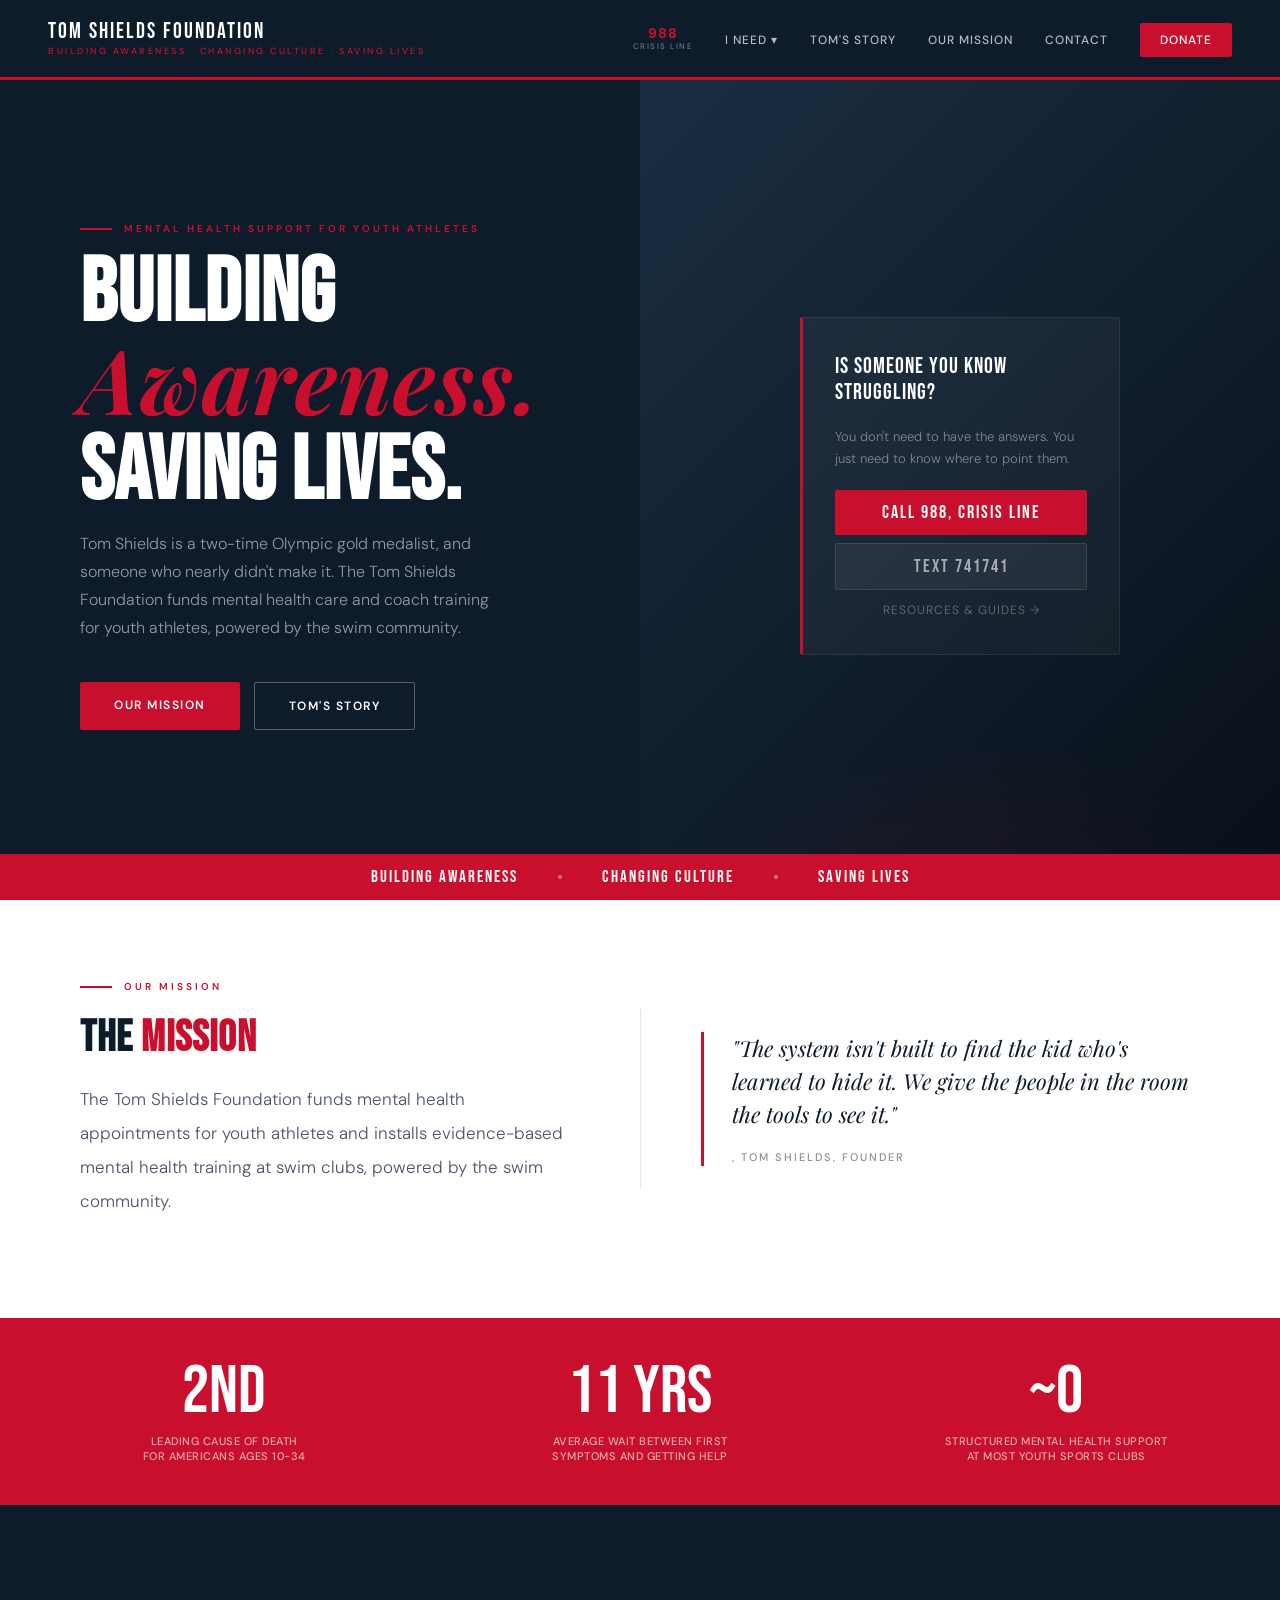
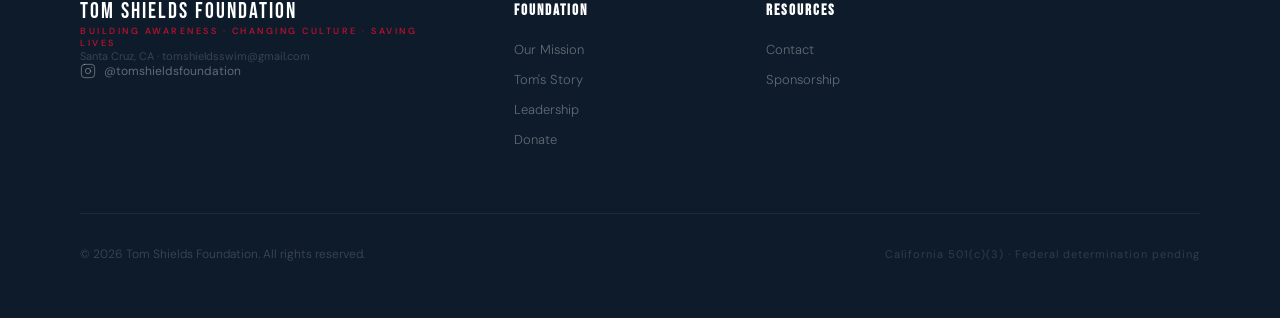
<file: index.html>
<!DOCTYPE html>
<html lang="en">
<head>
<meta charset="UTF-8">
<meta name="viewport" content="width=device-width, initial-scale=1.0">
<meta name="description" content="The Tom Shields Foundation funds mental health appointments for youth athletes and installs evidence-based mental health training at swim clubs. Founded by two-time Olympic gold medalist Tom Shields.">
<meta property="og:title" content="Tom Shields Foundation">
<meta property="og:description" content="Mental health support for youth athletes. Founded by two-time Olympic gold medalist Tom Shields.">
<meta property="og:type" content="website">
<meta property="og:url" content="https://tomshieldsfoundation.org/">
<meta property="og:image" content="https://tomshieldsfoundation.org/tom-story.jpg">
<meta name="twitter:card" content="summary_large_image">
<meta name="twitter:title" content="Tom Shields Foundation">
<meta name="twitter:description" content="Mental health support for youth athletes. Founded by two-time Olympic gold medalist Tom Shields.">
<title>Tom Shields Foundation, Building Awareness. Changing Culture. Saving Lives.</title>
<link href="https://fonts.googleapis.com/css2?family=Bebas+Neue&family=DM+Sans:wght@300;400;500;600&family=Playfair+Display:ital@1&display=swap" rel="stylesheet">
<link rel="icon" href="favicon.ico" type="image/x-icon">
<link rel="stylesheet" href="style.css">
<style>
  /* HERO */
  .hero { min-height: 100vh; background: var(--navy); display: grid; grid-template-columns: 1fr 1fr; padding-top: 72px; position: relative; overflow: hidden; }
  .hero-left { display: flex; flex-direction: column; justify-content: center; padding: 80px 64px 100px 80px; }
  .hero-headline { font-family: 'Bebas Neue', sans-serif; font-size: clamp(64px, 7vw, 100px); color: var(--white); line-height: 0.93; letter-spacing: 1px; margin-bottom: 16px; }
  .hero-headline em { font-family: 'Playfair Display', serif; font-style: italic; color: var(--red); }
  .hero-sub { font-size: 16px; color: rgba(255,255,255,0.55); line-height: 1.75; font-weight: 300; max-width: 420px; margin-bottom: 40px; }
  .hero-actions { display: flex; gap: 14px; flex-wrap: wrap; }
  .hero-right { display: flex; flex-direction: column; align-items: center; justify-content: center; gap: 14px; background: linear-gradient(135deg, var(--navy-mid), #080f18); position: relative; padding: 40px; }
  .hero-right::before { content: ''; position: absolute; inset: 0; background: radial-gradient(ellipse 80% 50% at 50% 110%, rgba(200,16,46,0.12), transparent 60%); }
  .stat-card { background: rgba(255,255,255,0.04); border: 1px solid rgba(255,255,255,0.07); border-left: 3px solid var(--red); padding: 18px 24px; width: 100%; max-width: 280px; position: relative; z-index: 1; border-radius: 2px; }
  .stat-card .num { font-family: 'Bebas Neue', sans-serif; font-size: 44px; color: var(--white); line-height: 1; margin-bottom: 4px; }
  .stat-card .lbl { font-size: 12px; color: rgba(255,255,255,0.4); line-height: 1.4; font-weight: 300; }
  .hero-bar { position: absolute; bottom: 0; left: 0; right: 0; background: var(--red); padding: 13px 20px; display: flex; align-items: center; justify-content: center; gap: 40px; z-index: 10; }
  .hero-bar span { font-family: 'Bebas Neue', sans-serif; font-size: 17px; color: var(--white); letter-spacing: 2px; }
  .hero-bar-dot { width: 4px; height: 4px; background: rgba(255,255,255,0.4); border-radius: 50%; flex-shrink: 0; }
  @media (max-width: 600px) { .hide-mobile { display: none !important; } }

  /* MISSION */
  .mission { background: var(--white); padding: 80px 80px 100px; display: grid; grid-template-columns: 1fr 1px 1fr; gap: 60px; align-items: center; }
  .mission-divider { background: var(--light-gray); height: 180px; }
  .mission h2 { font-family: 'Bebas Neue', sans-serif; font-size: 44px; color: var(--navy); letter-spacing: 1px; margin-bottom: 18px; }
  .mission h2 span { color: var(--red); }
  .mission-quote { padding-left: 28px; border-left: 3px solid var(--red); }
  .mission-quote blockquote { font-family: 'Playfair Display', serif; font-style: italic; font-size: clamp(17px, 1.8vw, 22px); color: var(--navy); line-height: 1.5; margin-bottom: 14px; }
  .mission-quote cite { font-size: 11px; letter-spacing: 2px; text-transform: uppercase; color: var(--gray); font-style: normal; font-weight: 500; }

  /* STORY */
  .story { background: var(--off-white); padding: 100px 80px; display: grid; grid-template-columns: 1fr 1fr; gap: 80px; align-items: center; }
  .story-img-wrap { position: relative; }
  .story-img { background: linear-gradient(135deg, var(--navy-mid), #050d15); aspect-ratio: 3/4; border-radius: 2px; display: flex; align-items: center; justify-content: center; }
  .story-img span { font-family: 'Bebas Neue', sans-serif; font-size: 12px; letter-spacing: 3px; color: rgba(255,255,255,0.15); }
  .story-accent { position: absolute; bottom: -20px; right: -20px; background: var(--red); padding: 24px 28px; border-radius: 2px; }
  .story-accent .num { font-family: 'Bebas Neue', sans-serif; font-size: 48px; color: var(--white); line-height: 1; }
  .story-accent .lbl { font-size: 9px; color: rgba(255,255,255,0.65); letter-spacing: 2px; text-transform: uppercase; }
  .story h2 { font-family: 'Bebas Neue', sans-serif; font-size: clamp(36px, 4vw, 54px); color: var(--navy); letter-spacing: 1px; margin-bottom: 20px; }

  /* WORKSHOP */
  .workshop { background: var(--off-white); padding: 100px 80px; }
  .workshop h2 { font-family: 'Bebas Neue', sans-serif; font-size: clamp(36px, 4vw, 56px); color: var(--navy); letter-spacing: 1px; margin-bottom: 8px; }
  .workshop > p { font-size: 15px; color: var(--gray); line-height: 1.7; font-weight: 300; max-width: 520px; margin-bottom: 48px; }
  .workshop-grid { display: grid; grid-template-columns: repeat(4, 1fr); gap: 2px; }
  .w-card { background: var(--white); border: 1px solid var(--light-gray); padding: 36px 28px; transition: background 0.3s, border-color 0.3s; }
  .w-card:hover { border-color: var(--red); }
  .w-num { font-family: 'Bebas Neue', sans-serif; font-size: 56px; color: rgba(200,16,46,0.25); line-height: 1; margin-bottom: 16px; }
  .w-title { font-family: 'Bebas Neue', sans-serif; font-size: 20px; color: var(--navy); letter-spacing: 1px; margin-bottom: 10px; }
  .w-desc { font-size: 13px; color: var(--gray); line-height: 1.65; font-weight: 300; }

  /* EVENTS */
  .events { background: var(--white); padding: 100px 80px; }
  .events h2 { font-family: 'Bebas Neue', sans-serif; font-size: clamp(36px, 4vw, 56px); color: var(--navy); letter-spacing: 1px; margin-bottom: 48px; }
  .events-grid { display: grid; grid-template-columns: 2fr 1fr; gap: 20px; margin-bottom: 28px; }
  .event-featured { background: var(--navy); border-radius: 2px; padding: 44px; position: relative; overflow: hidden; }
  .event-featured::after { content: ''; position: absolute; bottom: 0; left: 0; right: 0; height: 3px; background: var(--red); }
  .event-tag { display: inline-block; background: var(--red); color: var(--white); font-size: 9px; letter-spacing: 2px; text-transform: uppercase; padding: 5px 11px; border-radius: 1px; font-weight: 600; margin-bottom: 20px; }
  .event-date-text { font-family: 'Bebas Neue', sans-serif; font-size: 16px; color: rgba(255,255,255,0.35); letter-spacing: 2px; margin-bottom: 10px; }
  .event-name { font-family: 'Bebas Neue', sans-serif; font-size: 38px; color: var(--white); letter-spacing: 1px; line-height: 1; margin-bottom: 14px; }
  .event-desc { font-size: 14px; color: rgba(255,255,255,0.45); line-height: 1.7; font-weight: 300; margin-bottom: 28px; max-width: 360px; }
  .event-side { display: flex; flex-direction: column; gap: 20px; }
  .event-small { background: var(--off-white); border-radius: 2px; padding: 24px 28px; border-left: 3px solid var(--red); flex: 1; }
  .event-small .event-date-text { color: var(--gray); font-size: 13px; }
  .event-small .event-name { color: var(--navy); font-size: 22px; margin-bottom: 8px; }
  .event-small .event-desc { color: var(--gray); font-size: 13px; margin-bottom: 0; }

  /* STATS */
  .stats { background: var(--red); padding: 40px 24px; display: grid; grid-template-columns: repeat(3, 1fr); gap: 16px; }
  .stat-item { text-align: center; }
  .stat-item .num { font-family: 'Bebas Neue', sans-serif; font-size: clamp(32px, 8vw, 68px); color: var(--white); line-height: 1; margin-bottom: 8px; }
  .stat-item .lbl { font-size: clamp(8px, 1.8vw, 11px); color: rgba(255,255,255,0.65); letter-spacing: 0.5px; text-transform: uppercase; line-height: 1.4; font-weight: 500; }

  /* DONATE */
  .donate { background: var(--off-white); padding: 100px 80px; display: grid; grid-template-columns: 1fr 1fr; gap: 72px; align-items: center; }
  .donate h2 { font-family: 'Bebas Neue', sans-serif; font-size: clamp(36px, 4vw, 54px); color: var(--navy); letter-spacing: 1px; margin-bottom: 18px; }
  .donate-tiers { display: flex; flex-direction: column; gap: 10px; }
  .tier { background: var(--white); border: 1.5px solid var(--light-gray); border-radius: 2px; padding: 18px 22px; display: flex; align-items: center; justify-content: space-between; cursor: pointer; transition: border-color 0.2s, transform 0.2s; text-decoration: none; }
  .tier:hover { border-color: var(--red); transform: translateX(4px); }
  .tier.featured { border-color: var(--red); border-width: 2px; }
  .tier-amount { font-family: 'Bebas Neue', sans-serif; font-size: 30px; color: var(--navy); line-height: 1; }
  .tier.featured .tier-amount { color: var(--red); }
  .tier-label { font-size: 12px; color: var(--gray); margin-top: 2px; }
  .tier-arrow { color: var(--red); font-size: 18px; }

  /* CONTACT */
  .contact-home { background: var(--navy); padding: 100px 80px; }
  .contact-home-inner { max-width: 540px; }
  .contact-home h2 { font-family: 'Bebas Neue', sans-serif; font-size: clamp(36px, 4vw, 54px); color: var(--white); letter-spacing: 1px; margin-bottom: 10px; }
  .contact-home > .contact-home-inner > p { font-size: 15px; color: rgba(255,255,255,0.4); line-height: 1.7; font-weight: 300; margin-bottom: 36px; }

  /* MOBILE */
  @media (max-width: 900px) {
    .hero { grid-template-columns: 1fr; }
    .hero-left { padding: 60px 24px 90px; }
    .hero-right { display: none; }
    .hero-bar { padding: 13px 24px; gap: 20px; }
    .mission { grid-template-columns: 1fr; padding: 60px 24px; }
    .mission-divider { display: none; }
    .story { grid-template-columns: 1fr; padding: 60px 24px; gap: 48px; }
    .workshop { padding: 60px 24px; }
    .workshop-grid { grid-template-columns: 1fr 1fr; }
    .events { padding: 60px 24px; }
    .events-grid { grid-template-columns: 1fr; }
    .stats { grid-template-columns: repeat(3, 1fr); padding: 32px 16px; gap: 8px; }
    .donate { grid-template-columns: 1fr; padding: 60px 24px; }
    .contact-home { padding: 60px 24px; }
  }
</style>
</head>
<body>

<!-- NAV -->
<nav>
  <a href="index.html" class="nav-logo"><span class="nav-logo-name">Tom Shields Foundation</span><span class="nav-logo-tag">Building Awareness · Changing Culture · Saving Lives</span></a>
  <ul class="nav-links">
    <li><a href="tel:988" style="display:flex;flex-direction:column;gap:1px;align-items:center;"><span style="color:var(--red);font-weight:700;font-size:14px;letter-spacing:1px;line-height:1;">988</span><span style="color:rgba(255,255,255,0.4);font-size:8px;letter-spacing:1.5px;text-transform:uppercase;font-weight:500;">Crisis Line</span></a></li>
    <li class="nav-drop">
      <a href="#">I Need ▾</a>
      <div class="nav-drop-menu">
        <a href="help-me.html">Help for me</a>
        <a href="help-someone.html">Help for someone I know</a>
        <a href="help-my-child.html">Help for my child</a>
        <a href="help-my-athlete.html">Help for my student / athlete</a>
      </div>
    </li>
    <li><a href="story.html">Tom's Story</a></li>
    <li><a href="mission.html">Our Mission</a></li>
    <li><a href="contact.html">Contact</a></li>
    <li><a href="donate.html" class="nav-cta">Donate</a></li>
  </ul>
  <button class="nav-hamburger" id="hamburger" aria-label="Menu">
    <span></span><span></span><span></span>
  </button>
</nav>
<div class="nav-mobile" id="navMobile">
  <a href="tel:988" class="nav-mobile-crisis" style="text-decoration:none;">
    <div class="num">988</div>
    <div class="lbl">Crisis Line, Free &amp; Confidential</div>
  </a>
  <div class="nav-mobile-sub">
    <a href="help-me.html">Help for me</a>
    <a href="help-someone.html">Help for someone I know</a>
    <a href="help-my-child.html">Help for my child</a>
    <a href="help-my-athlete.html">Help for my student / athlete</a>
  </div>
  <a href="story.html">Tom's Story</a>
  <a href="mission.html">Our Mission</a>
  <a href="contact.html">Contact</a>
  <a href="donate.html" class="nav-cta">Donate</a>
</div>
<script>
  var btn = document.getElementById('hamburger');
  var menu = document.getElementById('navMobile');
  if (btn && menu) {
    btn.addEventListener('click', function() {
      btn.classList.toggle('open');
      menu.classList.toggle('open');
      document.body.style.overflow = menu.classList.contains('open') ? 'hidden' : '';
    });
    menu.querySelectorAll('a').forEach(function(a) {
      a.addEventListener('click', function() {
        btn.classList.remove('open');
        menu.classList.remove('open');
        document.body.style.overflow = '';
      });
    });
  }
</script>


<!-- HERO -->
<section class="hero">
  <div class="hero-left">
    <div class="eyebrow anim anim-1">
      <div class="eyebrow-line"></div>
      <span>Mental Health Support for Youth Athletes</span>
    </div>
    <h1 class="hero-headline anim anim-2">Building<br><em>Awareness.</em><br>Saving Lives.</h1>
    <p class="hero-sub anim anim-3">Tom Shields is a two-time Olympic gold medalist, and someone who nearly didn't make it. The Tom Shields Foundation funds mental health care and coach training for youth athletes, powered by the swim community.</p>
    <div class="hero-actions anim anim-4">
      <a href="mission.html" class="btn btn-red">Our Mission</a>
      <a href="story.html" class="btn btn-outline-white">Tom's Story</a>
    </div>
  </div>
  <div class="hero-right">
    <div class="stat-card anim anim-2" style="max-width:320px;padding:36px 32px;display:flex;flex-direction:column;gap:20px;">
      <div style="font-family:'Bebas Neue',sans-serif;font-size:22px;color:var(--white);letter-spacing:1px;line-height:1.2;">Is someone you know struggling?</div>
      <p style="font-size:13px;color:rgba(255,255,255,0.45);line-height:1.7;font-weight:300;margin:0;">You don't need to have the answers. You just need to know where to point them.</p>
      <div style="display:flex;flex-direction:column;gap:8px;">
        <a href="tel:988" style="background:var(--red);color:var(--white);padding:12px 20px;text-align:center;font-family:'Bebas Neue',sans-serif;font-size:18px;letter-spacing:2px;border-radius:2px;text-decoration:none;">Call 988, Crisis Line</a>
        <a href="sms:741741" style="background:rgba(255,255,255,0.06);border:1px solid rgba(255,255,255,0.1);color:rgba(255,255,255,0.6);padding:12px 20px;text-align:center;font-family:'Bebas Neue',sans-serif;font-size:18px;letter-spacing:2px;border-radius:2px;text-decoration:none;">Text 741741</a>
        <a href="blog.html" style="font-size:12px;color:rgba(255,255,255,0.3);text-align:center;text-decoration:none;padding-top:4px;letter-spacing:1px;text-transform:uppercase;">Resources & Guides →</a>
      </div>
    </div></div>
  <div class="hero-bar">
    <span>Building Awareness</span>
    <div class="hero-bar-dot"></div>
    <span>Changing Culture</span>
    <div class="hero-bar-dot"></div>
    <span>Saving Lives</span>
  </div>
</section>

<!-- MISSION -->
<section class="mission">
  <div>
    <div class="eyebrow"><div class="eyebrow-line"></div><span>Our Mission</span></div>
    <h2>The <span>Mission</span></h2>
    <p class="body-text">The Tom Shields Foundation funds mental health appointments for youth athletes and installs evidence-based mental health training at swim clubs, powered by the swim community.</p>
  </div>
  <div class="mission-divider"></div>
  <div class="mission-quote">
    <blockquote>"The system isn't built to find the kid who's learned to hide it. We give the people in the room the tools to see it."</blockquote>
    <cite>,  Tom Shields, Founder</cite>
  </div>
</section>



<!-- STATS -->
<section class="stats">
  <div class="stat-item"><div class="num">2nd</div><div class="lbl">Leading cause of death<br>for Americans ages 10-34</div></div>
  <div class="stat-item"><div class="num">11 yrs</div><div class="lbl">Average wait between first<br>symptoms and getting help</div></div>
  <div class="stat-item"><div class="num">~0</div><div class="lbl">Structured mental health support<br>at most youth sports clubs</div></div>
</section>



<!-- FOOTER -->
<footer>
  <div class="footer-grid">
    <div>
      <a href="index.html" class="nav-logo">
        <span class="nav-logo-name">Tom Shields Foundation</span>
        <span class="nav-logo-tag">Building Awareness · Changing Culture · Saving Lives</span>
      </a>
      <p class="footer-contact">Santa Cruz, CA · tomshieldsswim@gmail.com</p>
      <a href="https://instagram.com/tomshieldsfoundation" target="_blank" rel="noopener" style="display:inline-flex;align-items:center;gap:8px;color:rgba(255,255,255,0.35);font-size:12px;text-decoration:none;transition:color 0.2s;" onmouseover="this.style.color='rgba(255,255,255,0.8)'" onmouseout="this.style.color='rgba(255,255,255,0.35)'"><svg width="16" height="16" viewBox="0 0 24 24" fill="none" stroke="currentColor" stroke-width="1.5" stroke-linecap="round" stroke-linejoin="round"><rect x="2" y="2" width="20" height="20" rx="5" ry="5"/><circle cx="12" cy="12" r="4"/><circle cx="17.5" cy="6.5" r="1" fill="currentColor" stroke="none"/></svg>@tomshieldsfoundation</a>
    </div>
    <div class="footer-col"><h4>Foundation</h4><ul><li><a href="mission.html">Our Mission</a></li><li><a href="story.html">Tom's Story</a></li><li><a href="board.html">Leadership</a></li><li><a href="donate.html">Donate</a></li></ul></div>
    <div class="footer-col"><h4>Resources</h4><ul><li><a href="contact.html">Contact</a></li><li><a href="sponsors.html">Sponsorship</a></li></ul></div>
  </div>
  <div class="footer-bottom">
    <span class="footer-copy">© 2026 Tom Shields Foundation. All rights reserved.</span>
    <span class="footer-501">California 501(c)(3) · Federal determination pending</span>
  </div>
</footer>

</body>
</html>
</file>
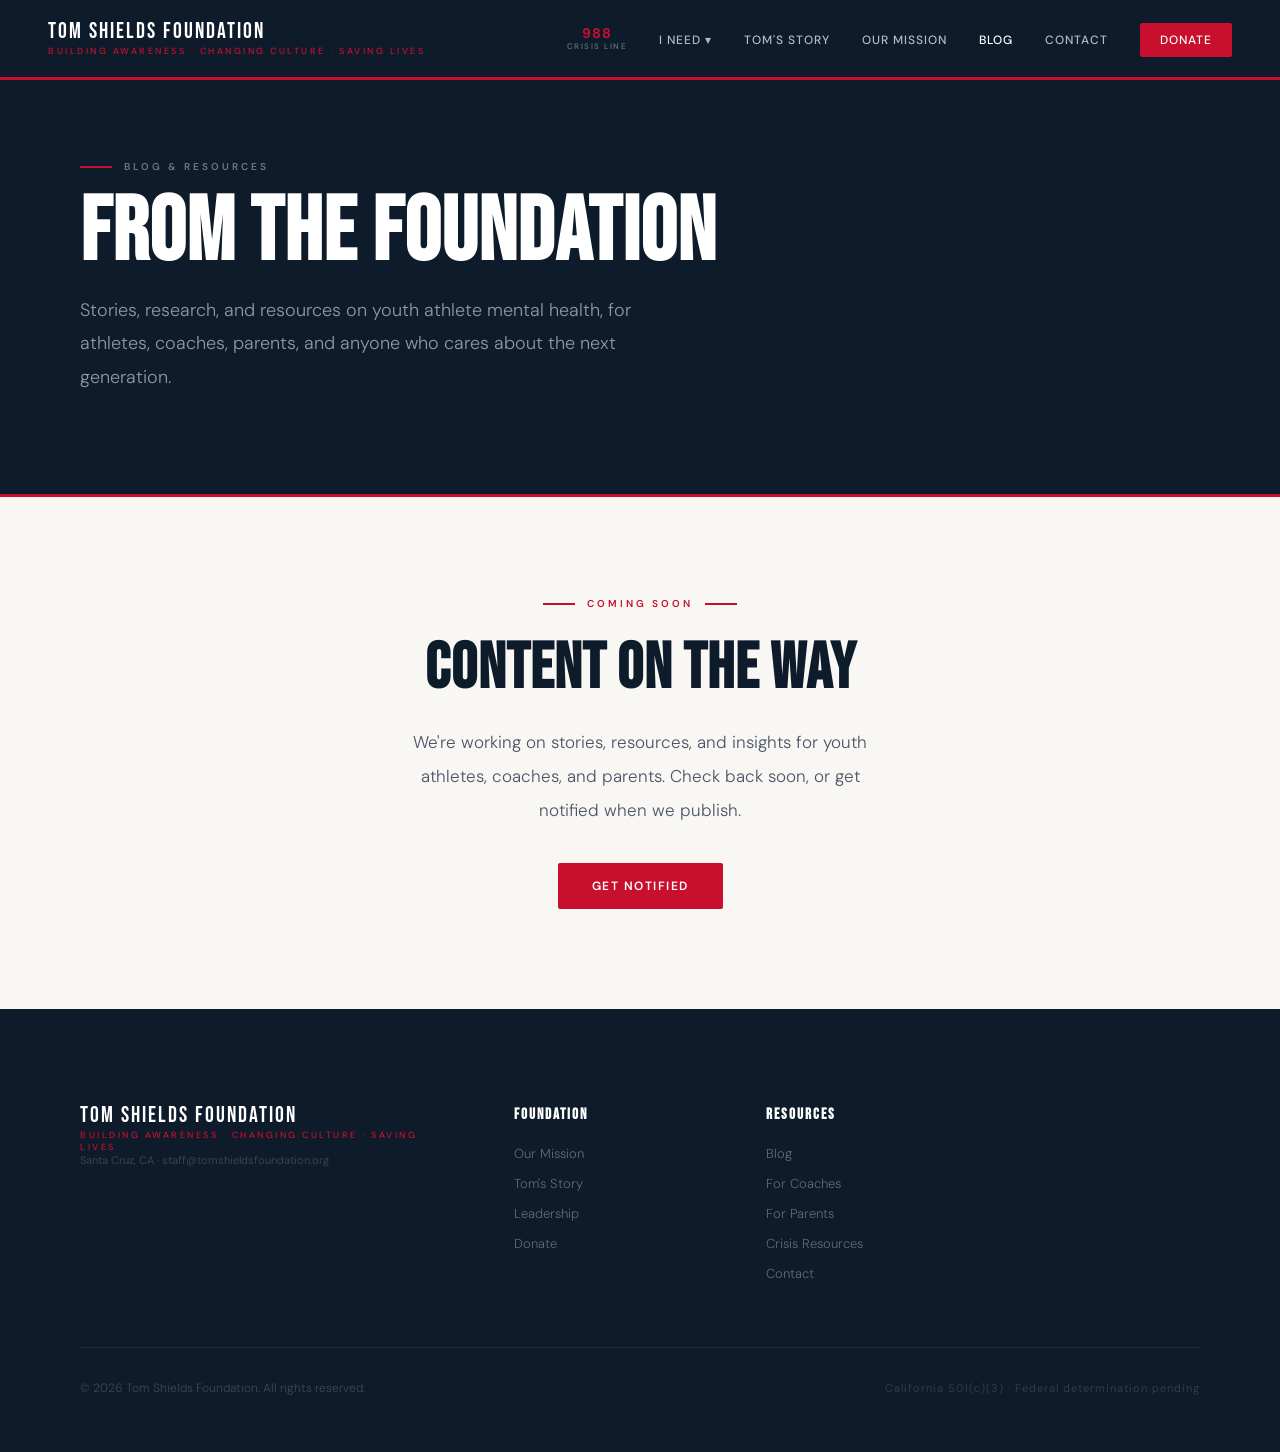
<file: blog.html>
<!DOCTYPE html>
<html lang="en">
<head>
<meta charset="UTF-8">
<meta name="viewport" content="width=device-width, initial-scale=1.0">
<title>Blog & Resources, Tom Shields Foundation</title>
<link href="https://fonts.googleapis.com/css2?family=Bebas+Neue&family=DM+Sans:wght@300;400;500;600&family=Playfair+Display:ital@1&display=swap" rel="stylesheet">
<link rel="icon" href="favicon.ico" type="image/x-icon">
<link rel="stylesheet" href="style.css">
</head>
<body>
<nav>
  <a href="index.html" class="nav-logo"><span class="nav-logo-name">Tom Shields Foundation</span><span class="nav-logo-tag">Building Awareness · Changing Culture · Saving Lives</span></a>
  <ul class="nav-links">
    <li><a href="tel:988" style="display:flex;flex-direction:column;gap:1px;align-items:center;"><span style="color:var(--red);font-weight:700;font-size:14px;letter-spacing:1px;line-height:1;">988</span><span style="color:rgba(255,255,255,0.4);font-size:8px;letter-spacing:1.5px;text-transform:uppercase;font-weight:500;">Crisis Line</span></a></li>
    <li class="nav-drop">
      <a href="#">I Need ▾</a>
      <div class="nav-drop-menu">
        <a href="help-me.html">Help for me</a>
        <a href="help-someone.html">Help for someone I know</a>
        <a href="help-my-child.html">Help for my child</a>
        <a href="help-my-athlete.html">Help for my student / athlete</a>
      </div>
    </li>
    <li><a href="story.html">Tom's Story</a></li>
    <li><a href="mission.html">Our Mission</a></li>
    <li><a href="blog.html" class="active">Blog</a></li>
    <li><a href="contact.html">Contact</a></li>
    <li><a href="donate.html" class="nav-cta">Donate</a></li>
  </ul>
</nav>

<section class="page-hero">
  <div class="eyebrow eyebrow-white anim anim-1"><div class="eyebrow-line"></div><span>Blog &amp; Resources</span></div>
  <h1 class="anim anim-2">From the Foundation</h1>
  <p class="anim anim-3">Stories, research, and resources on youth athlete mental health, for athletes, coaches, parents, and anyone who cares about the next generation.</p>
</section>
<section style="background:var(--off-white);padding:100px 80px;text-align:center;" id="athletes">
  <div class="eyebrow" style="justify-content:center;margin-bottom:20px;"><div class="eyebrow-line"></div><span>Coming Soon</span><div class="eyebrow-line"></div></div>
  <h2 style="font-family:'Bebas Neue',sans-serif;font-size:clamp(44px,5vw,68px);color:var(--navy);letter-spacing:1px;margin-bottom:18px;">Content on the Way</h2>
  <p class="body-text" style="max-width:460px;margin:0 auto 36px;">We're working on stories, resources, and insights for youth athletes, coaches, and parents. Check back soon, or get notified when we publish.</p>
  <a href="contact.html" class="btn btn-red">Get Notified</a>
</section>

<footer>
  <div class="footer-grid">
    <div>
      <a href="index.html" class="nav-logo"><span class="nav-logo-name">Tom Shields Foundation</span><span class="nav-logo-tag">Building Awareness · Changing Culture · Saving Lives</span></a>
      <p class="footer-contact">Santa Cruz, CA · staff@tomshieldsfoundation.org</p>
    </div>
    <div class="footer-col"><h4>Foundation</h4><ul><li><a href="mission.html">Our Mission</a></li><li><a href="story.html">Tom's Story</a></li><li><a href="board.html">Leadership</a></li><li><a href="donate.html">Donate</a></li></ul></div>
    <div class="footer-col"><h4>Resources</h4><ul><li><a href="blog.html">Blog</a></li><li><a href="blog.html">For Coaches</a></li><li><a href="blog.html">For Parents</a></li><li><a href="contact.html">Crisis Resources</a></li><li><a href="contact.html">Contact</a></li></ul></div>
  </div>
  <div class="footer-bottom"><span class="footer-copy">© 2026 Tom Shields Foundation. All rights reserved.</span><span class="footer-501">California 501(c)(3) · Federal determination pending</span></div>
</footer>
</body>
</html>
</file>
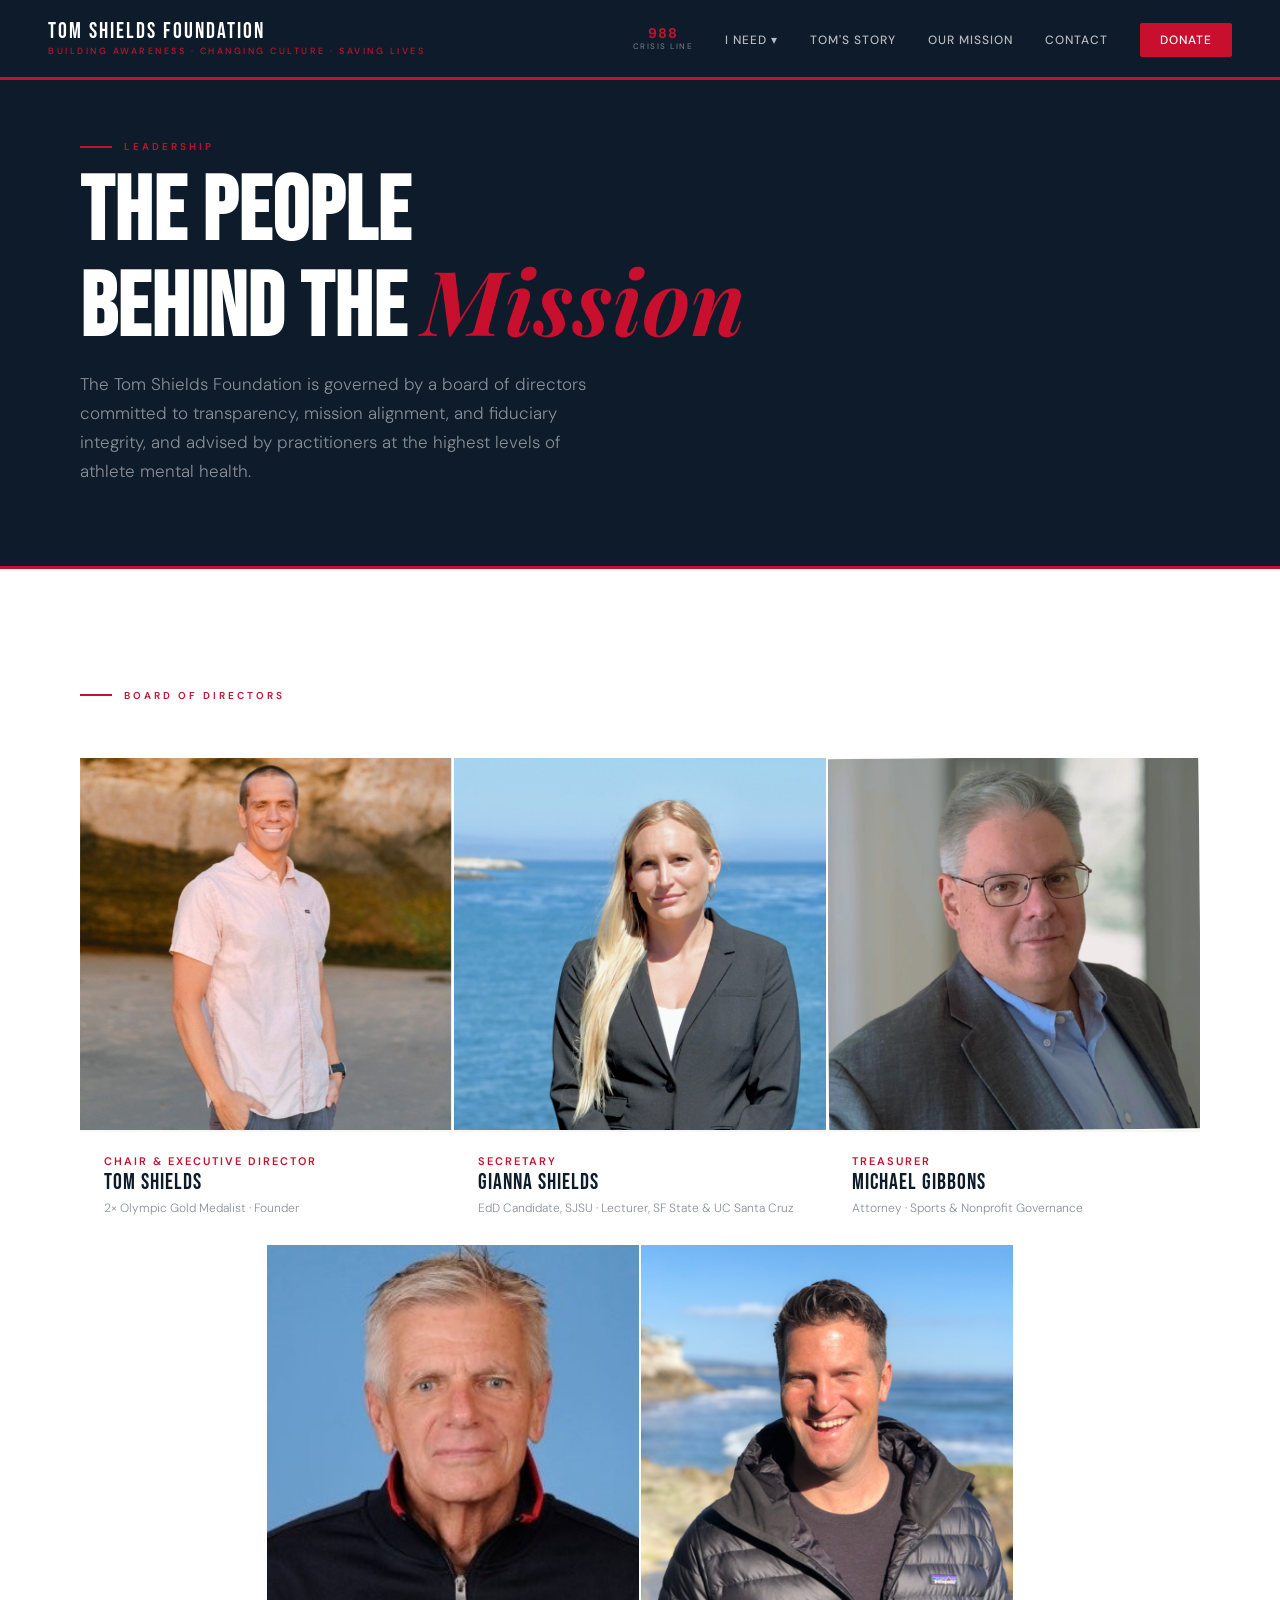
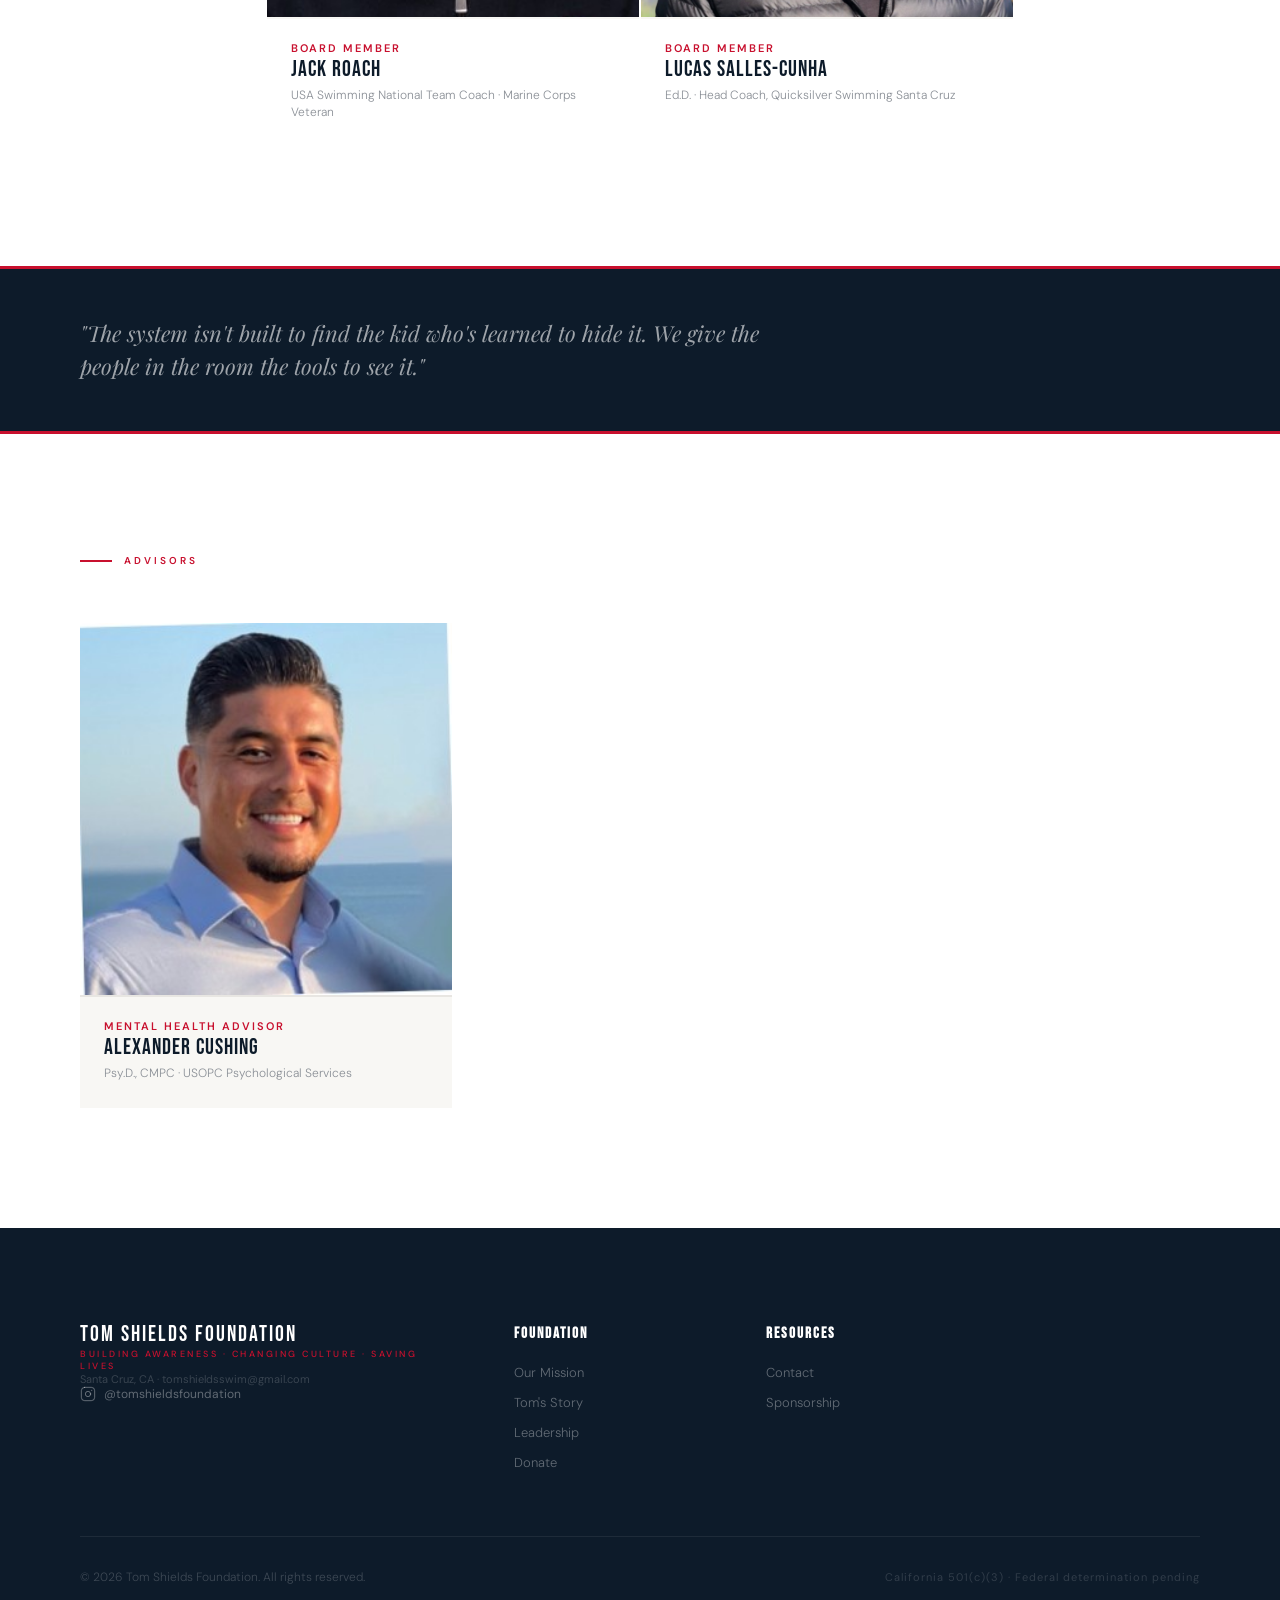
<file: board.html>
<!DOCTYPE html>
<html lang="en">
<head>
<meta charset="UTF-8">
<meta name="viewport" content="width=device-width, initial-scale=1.0">
<meta name="description" content="Meet the board of directors and advisors of the Tom Shields Foundation, committed to transparency, mission alignment, and getting mental health support to youth athletes.">
<meta property="og:title" content="Board & Leadership, Tom Shields Foundation">
<meta property="og:description" content="The people behind the mission.">
<meta property="og:type" content="website">
<meta property="og:url" content="https://tomshieldsfoundation.org/board.html">
<meta property="og:image" content="https://tomshieldsfoundation.org/tom-story.jpg">
<meta name="twitter:card" content="summary_large_image">
<meta name="twitter:title" content="Board & Leadership, Tom Shields Foundation">
<meta name="twitter:description" content="The people behind the mission.">
<title>Board & Leadership, Tom Shields Foundation</title>
<link href="https://fonts.googleapis.com/css2?family=Bebas+Neue&family=DM+Sans:wght@300;400;500;600&family=Playfair+Display:ital@1&display=swap" rel="stylesheet">
<link rel="icon" href="favicon.ico" type="image/x-icon">
<link rel="stylesheet" href="style.css">
<style>
  .board-hero { background: var(--navy); padding: 140px 80px 80px; border-bottom: 3px solid var(--red); }
  .board-hero h1 { font-family: 'Bebas Neue', sans-serif; font-size: clamp(56px, 7vw, 96px); color: var(--white); line-height: 0.95; letter-spacing: 1px; margin-bottom: 18px; }
  .board-hero h1 em { font-family: 'Playfair Display', serif; font-style: italic; color: var(--red); }
  .board-hero p { font-size: 17px; color: rgba(255,255,255,0.5); line-height: 1.7; font-weight: 300; max-width: 520px; }

  /* ── BOARD GRID ── */
  .board-section { background: var(--white); padding: 120px 80px; }
  .board-section + .board-section { background: var(--off-white); }
  .section-label { display: flex; align-items: center; gap: 12px; margin-bottom: 56px; }
  .section-label-line { width: 32px; height: 2px; background: var(--red); flex-shrink: 0; }
  .section-label span { font-size: 10px; letter-spacing: 3px; text-transform: uppercase; color: var(--red); font-weight: 600; }

  .board-grid { display: grid; grid-template-columns: repeat(3, 1fr); gap: 2px; }
  .board-grid.five-up { grid-template-columns: repeat(3, 1fr); }

  .board-card { background: var(--white); overflow: hidden; position: relative; }
  .board-card:hover .card-overlay { opacity: 1; }
  .board-card:hover .card-img img { transform: scale(1.04); }

  .card-img { aspect-ratio: 1/1; overflow: hidden; background: var(--navy-mid); position: relative; }
  .card-img img { width: 100%; height: 100%; object-fit: cover; object-position: center top; transition: transform 0.5s ease; display: block; }

  .card-overlay { position: absolute; inset: 0; background: linear-gradient(180deg, transparent 30%, rgba(13,27,42,0.95) 100%); opacity: 0; transition: opacity 0.35s ease; display: flex; align-items: flex-end; padding: 24px; }
  .card-overlay-bio { font-size: 13px; color: rgba(255,255,255,0.75); line-height: 1.6; font-weight: 300; }

  .card-body { padding: 22px 24px 26px; border-top: 2px solid var(--off-white); }
  .card-name { font-family: 'Bebas Neue', sans-serif; font-size: 22px; color: var(--navy); letter-spacing: 1px; line-height: 1; margin-bottom: 6px; }
  .card-role { font-size: 11px; color: var(--red); letter-spacing: 2px; text-transform: uppercase; font-weight: 600; margin-bottom: 4px; }
  .card-title { font-size: 12px; color: var(--gray); font-weight: 300; line-height: 1.4; }

  /* last row centering for 5-up (2 cards in last row) */
  .board-grid.five-up .board-card:nth-child(4),
  .board-grid.five-up .board-card:nth-child(5) {
    grid-column: auto;
  }
  .board-grid-wrap-5 {
    display: grid;
    grid-template-columns: repeat(3, 1fr);
    gap: 2px;
  }
  .board-grid-row2 {
    display: grid;
    grid-template-columns: repeat(2, 1fr);
    gap: 2px;
    max-width: 66.66%;
    margin: 2px auto 0;
  }

  /* Advisors, 1 card, centered */
  .advisor-grid { display: grid; grid-template-columns: repeat(3, 1fr); gap: 2px; }
  .advisor-grid .board-card { background: var(--off-white); }
  .advisor-grid .card-body { border-top-color: var(--light-gray); }

  /* pull quote between sections */
  .board-divider { background: var(--navy); padding: 48px 80px; border-top: 3px solid var(--red); border-bottom: 3px solid var(--red); }
  .board-divider blockquote { font-family: 'Playfair Display', serif; font-style: italic; font-size: clamp(16px, 1.8vw, 22px); color: rgba(255,255,255,0.6); line-height: 1.5; max-width: 720px; }

  @media (max-width: 900px) {
    .board-hero { padding: 110px 24px 56px; }
    .board-section { padding: 64px 24px; }
    .board-grid-wrap-5, .board-grid-row2, .advisor-grid { grid-template-columns: 1fr 1fr; max-width: 100%; margin: 0; }
    .board-grid-row2 { grid-template-columns: 1fr 1fr; }
    .board-divider { padding: 40px 24px; }
  }
  @media (max-width: 600px) {
    .board-grid-wrap-5, .board-grid-row2, .advisor-grid { grid-template-columns: 1fr; }
  }
</style>
</head>
<body>

<nav>
  <a href="index.html" class="nav-logo"><span class="nav-logo-name">Tom Shields Foundation</span><span class="nav-logo-tag">Building Awareness · Changing Culture · Saving Lives</span></a>
  <ul class="nav-links">
    <li><a href="tel:988" style="display:flex;flex-direction:column;gap:1px;align-items:center;"><span style="color:var(--red);font-weight:700;font-size:14px;letter-spacing:1px;line-height:1;">988</span><span style="color:rgba(255,255,255,0.4);font-size:8px;letter-spacing:1.5px;text-transform:uppercase;font-weight:500;">Crisis Line</span></a></li>
    <li class="nav-drop">
      <a href="#">I Need ▾</a>
      <div class="nav-drop-menu">
        <a href="help-me.html">Help for me</a>
        <a href="help-someone.html">Help for someone I know</a>
        <a href="help-my-child.html">Help for my child</a>
        <a href="help-my-athlete.html">Help for my student / athlete</a>
      </div>
    </li>
    <li><a href="story.html">Tom's Story</a></li>
    <li><a href="mission.html">Our Mission</a></li>
    <li><a href="contact.html">Contact</a></li>
    <li><a href="donate.html" class="nav-cta">Donate</a></li>
  </ul>
  <button class="nav-hamburger" id="hamburger" aria-label="Menu">
    <span></span><span></span><span></span>
  </button>
</nav>
<div class="nav-mobile" id="navMobile">
  <a href="tel:988" class="nav-mobile-crisis" style="text-decoration:none;">
    <div class="num">988</div>
    <div class="lbl">Crisis Line, Free &amp; Confidential</div>
  </a>
  <div class="nav-mobile-sub">
    <a href="help-me.html">Help for me</a>
    <a href="help-someone.html">Help for someone I know</a>
    <a href="help-my-child.html">Help for my child</a>
    <a href="help-my-athlete.html">Help for my student / athlete</a>
  </div>
  <a href="story.html">Tom's Story</a>
  <a href="mission.html">Our Mission</a>
  <a href="contact.html">Contact</a>
  <a href="donate.html" class="nav-cta">Donate</a>
</div>
<script>
  var btn = document.getElementById('hamburger');
  var menu = document.getElementById('navMobile');
  if (btn && menu) {
    btn.addEventListener('click', function() {
      btn.classList.toggle('open');
      menu.classList.toggle('open');
      document.body.style.overflow = menu.classList.contains('open') ? 'hidden' : '';
    });
    menu.querySelectorAll('a').forEach(function(a) {
      a.addEventListener('click', function() {
        btn.classList.remove('open');
        menu.classList.remove('open');
        document.body.style.overflow = '';
      });
    });
  }
</script>


<!-- HERO -->
<section class="board-hero">
  <div class="eyebrow">
    <div class="eyebrow-line"></div>
    <span>Leadership</span>
  </div>
  <h1>The People<br>Behind the <em>Mission</em></h1>
  <p>The Tom Shields Foundation is governed by a board of directors committed to transparency, mission alignment, and fiduciary integrity, and advised by practitioners at the highest levels of athlete mental health.</p>
</section>

<!-- BOARD OF DIRECTORS -->
<section class="board-section">
  <div class="section-label">
    <div class="section-label-line"></div>
    <span>Board of Directors</span>
  </div>

  <!-- Row 1: Tom, Gianna, Michael -->
  <div class="board-grid-wrap-5">
    <div class="board-card anim anim-1">
      <div class="card-img">
        <img src="tomLI.jpeg" alt="Tom Shields">
        <div class="card-overlay"><p class="card-overlay-bio">Two-time Olympic gold medalist and one of the most decorated butterfly swimmers in American history. Tom founded TSF after going public with his mental health story in 2019, one of the only elite athletes to speak openly about a suicide attempt and return to compete at the Olympic level.</p></div>
      </div>
      <div class="card-body">
        <div class="card-role">Chair & Executive Director</div>
        <div class="card-name">Tom Shields</div>
        <div class="card-title">2× Olympic Gold Medalist · Founder</div>
      </div>
    </div>

    <div class="board-card anim anim-2">
      <div class="card-img">
        <img src="ggLI.jpeg" alt="Gianna Shields">
        <div class="card-overlay"><p class="card-overlay-bio">Doctoral candidate in Educational Leadership at SJSU. Lecturer and teacher supervisor at SF State and UC Santa Cruz. Researcher on AI-mediated learning. Executive Director of an NSF Noyce Grant. Bilingual in English and Spanish.</p></div>
      </div>
      <div class="card-body">
        <div class="card-role">Secretary</div>
        <div class="card-name">Gianna Shields</div>
        <div class="card-title">EdD Candidate, SJSU · Lecturer, SF State & UC Santa Cruz</div>
      </div>
    </div>

    <div class="board-card anim anim-3">
      <div class="card-img">
        <img src="michaelLI.jpeg" alt="Michael Gibbons">
        <div class="card-overlay"><p class="card-overlay-bio">Attorney in private practice since 1999. Specializes in organizational governance and athletes' rights, advising entities from youth clubs to Olympic-level national governing bodies. Former member of the USA Swimming National Governance Committee. JD, William Mitchell; MBA, Seton Hall; BS, Tulane.</p></div>
      </div>
      <div class="card-body">
        <div class="card-role">Treasurer</div>
        <div class="card-name">Michael Gibbons</div>
        <div class="card-title">Attorney · Sports & Nonprofit Governance</div>
      </div>
    </div>
  </div>

  <!-- Row 2: Jack, Lucas, centered -->
  <div class="board-grid-row2">
    <div class="board-card anim anim-2">
      <div class="card-img">
        <img src="jackroachLI.jpeg" alt="Jack Roach">
        <div class="card-overlay"><p class="card-overlay-bio">Over 35 years of coaching experience. Director of the USA Swimming National Junior Team, 2008-2016. Coached at the Olympic Games in Beijing, London, and Rio. One of the most trusted voices in American swimming. Marine Corps veteran and Purple Heart recipient.</p></div>
      </div>
      <div class="card-body">
        <div class="card-role">Board Member</div>
        <div class="card-name">Jack Roach</div>
        <div class="card-title">USA Swimming National Team Coach · Marine Corps Veteran</div>
      </div>
    </div>

    <div class="board-card anim anim-3">
      <div class="card-img">
        <img src="lucasLI.jpeg" alt="Lucas Salles-Cunha">
        <div class="card-overlay"><p class="card-overlay-bio">Ed.D. from UNC Greensboro. President and Head Coach of Quicksilver Swimming Santa Cruz. Brought two high schoolers to the Olympic Trials. Nominated for ASCA Coach of the Year and ASCA Impact Coach of the Year. Career dedicated to building access to swimming in underserved communities.</p></div>
      </div>
      <div class="card-body">
        <div class="card-role">Board Member</div>
        <div class="card-name">Lucas Salles-Cunha</div>
        <div class="card-title">Ed.D. · Head Coach, Quicksilver Swimming Santa Cruz</div>
      </div>
    </div>
  </div>
</section>

<!-- DIVIDER -->
<div class="board-divider">
  <blockquote>"The system isn't built to find the kid who's learned to hide it. We give the people in the room the tools to see it."</blockquote>
</div>

<!-- ADVISORS -->
<section class="board-section">
  <div class="section-label">
    <div class="section-label-line"></div>
    <span>Advisors</span>
  </div>
  <div class="advisor-grid">
    <div class="board-card anim anim-1">
      <div class="card-img">
        <img src="CushLI.jpeg" alt="Alexander Cushing">
        <div class="card-overlay"><p class="card-overlay-bio">Psychological Services Provider at the United States Olympic & Paralympic Committee. Psy.D. and Certified Mental Performance Consultant (CMPC). Works at the intersection of clinical psychology and elite athletic performance, supporting Team USA athletes across sports.</p></div>
      </div>
      <div class="card-body">
        <div class="card-role">Mental Health Advisor</div>
        <div class="card-name">Alexander Cushing</div>
        <div class="card-title">Psy.D., CMPC · USOPC Psychological Services</div>
      </div>
    </div>
  </div>
</section>

<footer>
  <div class="footer-grid">
    <div>
      <a href="index.html" class="nav-logo"><span class="nav-logo-name">Tom Shields Foundation</span><span class="nav-logo-tag">Building Awareness · Changing Culture · Saving Lives</span></a>
      <p class="footer-contact">Santa Cruz, CA · tomshieldsswim@gmail.com</p>
      <a href="https://instagram.com/tomshieldsfoundation" target="_blank" rel="noopener" style="display:inline-flex;align-items:center;gap:8px;color:rgba(255,255,255,0.35);font-size:12px;text-decoration:none;transition:color 0.2s;" onmouseover="this.style.color='rgba(255,255,255,0.8)'" onmouseout="this.style.color='rgba(255,255,255,0.35)'"><svg width="16" height="16" viewBox="0 0 24 24" fill="none" stroke="currentColor" stroke-width="1.5" stroke-linecap="round" stroke-linejoin="round"><rect x="2" y="2" width="20" height="20" rx="5" ry="5"/><circle cx="12" cy="12" r="4"/><circle cx="17.5" cy="6.5" r="1" fill="currentColor" stroke="none"/></svg>@tomshieldsfoundation</a>
    </div>
    <div class="footer-col"><h4>Foundation</h4><ul><li><a href="mission.html">Our Mission</a></li><li><a href="story.html">Tom's Story</a></li><li><a href="board.html">Leadership</a></li><li><a href="donate.html">Donate</a></li></ul></div>
    <div class="footer-col"><h4>Resources</h4><ul><li><a href="contact.html">Contact</a></li><li><a href="sponsors.html">Sponsorship</a></li></ul></div>
  </div>
  <div class="footer-bottom">
    <span class="footer-copy">© 2026 Tom Shields Foundation. All rights reserved.</span>
    <span class="footer-501">California 501(c)(3) · Federal determination pending</span>
  </div>
</footer>

</body>
</html>
</file>
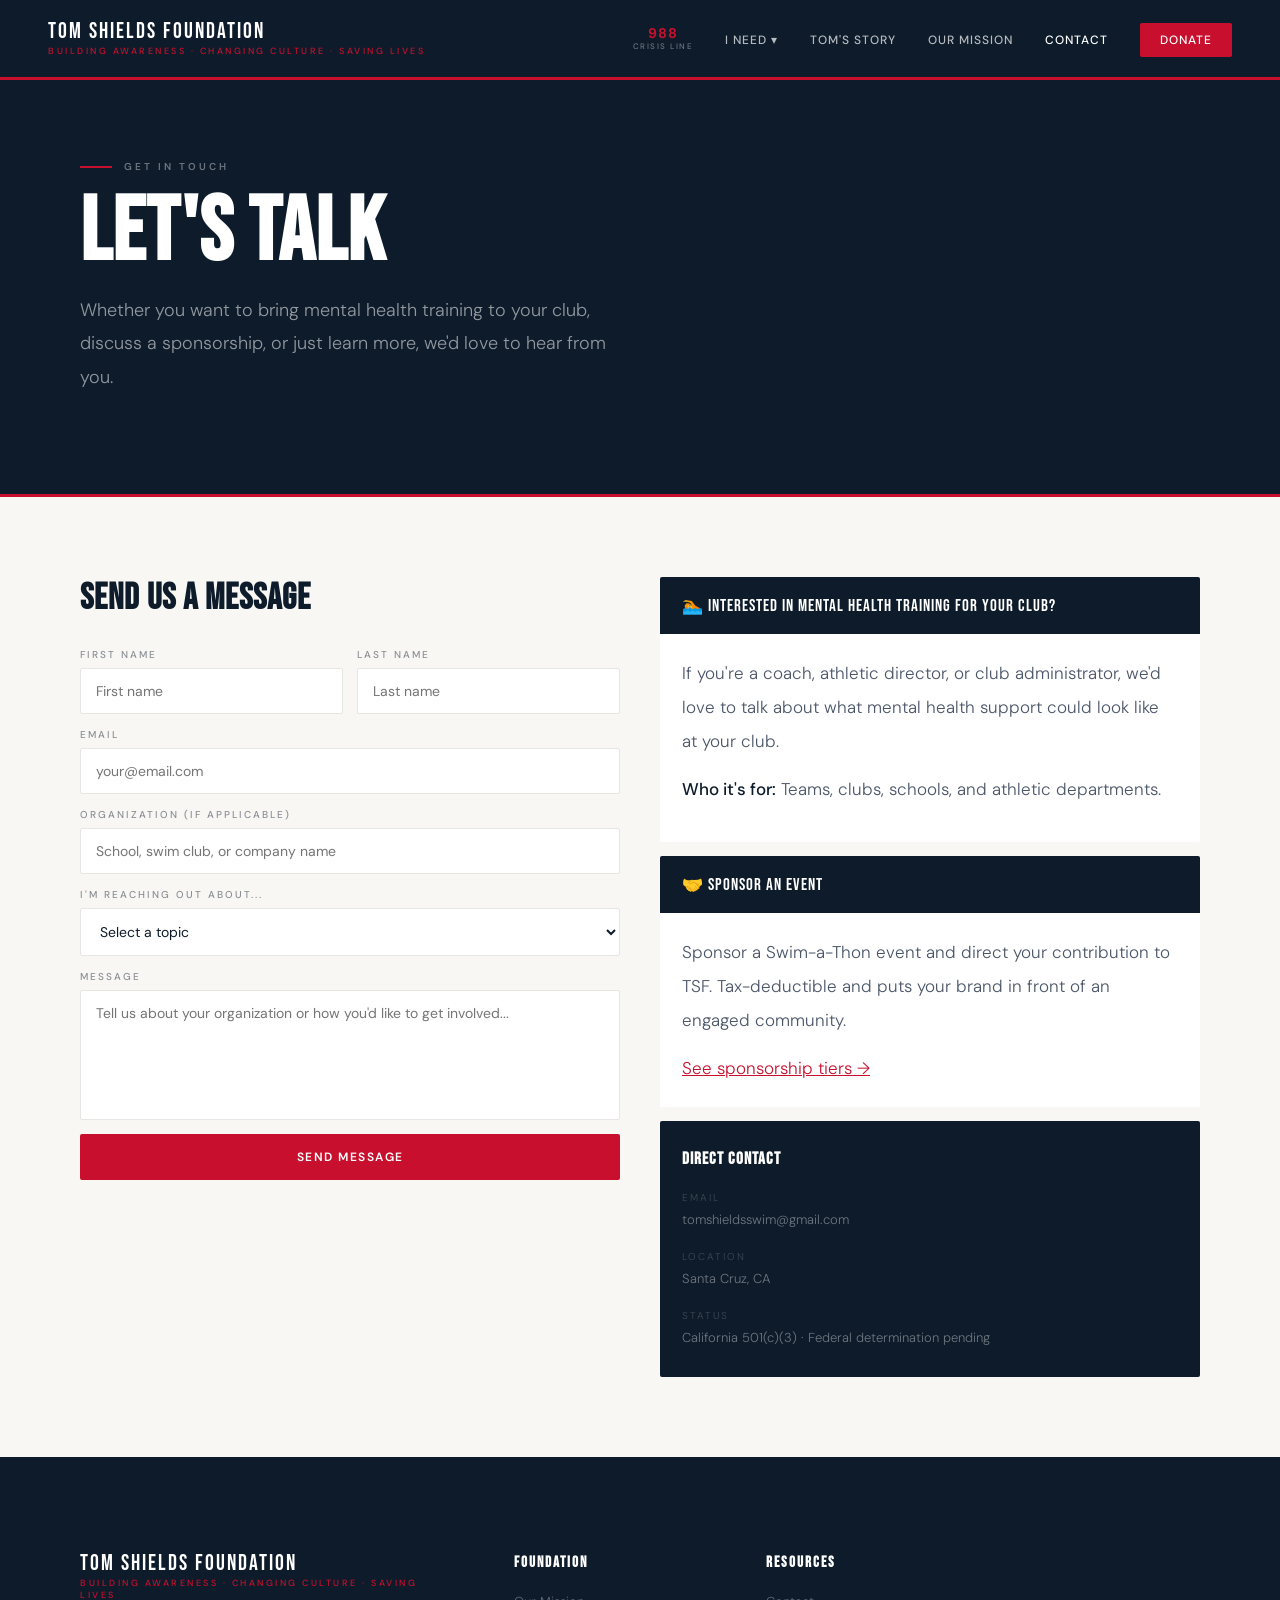
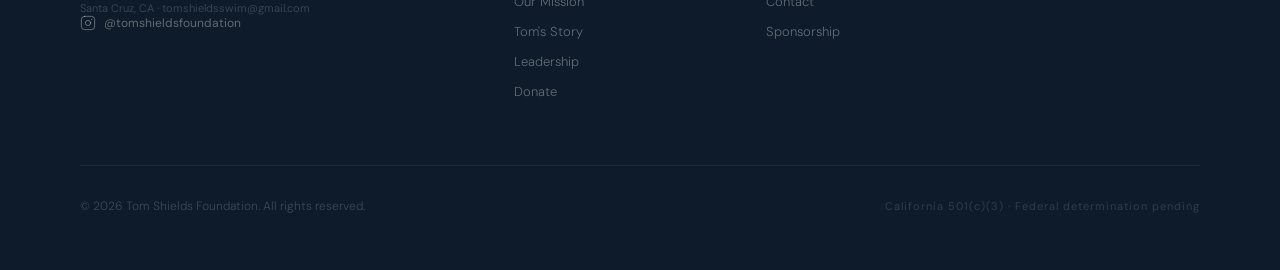
<file: contact.html>
<!DOCTYPE html>
<html lang="en">
<head>
<meta charset="UTF-8">
<meta name="viewport" content="width=device-width, initial-scale=1.0">
<meta name="description" content="Get in touch with the Tom Shields Foundation. Bring mental health training to your club, discuss sponsorship, or learn more about our programs.">
<meta property="og:title" content="Contact, Tom Shields Foundation">
<meta property="og:description" content="Bring mental health training to your club or partner with TSF.">
<meta property="og:type" content="website">
<meta property="og:url" content="https://tomshieldsfoundation.org/contact.html">
<meta property="og:image" content="https://tomshieldsfoundation.org/tom-story.jpg">
<meta name="twitter:card" content="summary_large_image">
<meta name="twitter:title" content="Contact, Tom Shields Foundation">
<meta name="twitter:description" content="Bring mental health training to your club or partner with TSF.">
<title>Contact, Tom Shields Foundation</title>
<link href="https://fonts.googleapis.com/css2?family=Bebas+Neue&family=DM+Sans:wght@300;400;500;600&family=Playfair+Display:ital@1&display=swap" rel="stylesheet">
<link rel="icon" href="favicon.ico" type="image/x-icon">
<link rel="stylesheet" href="style.css">
</head>
<body>
<nav>
  <a href="index.html" class="nav-logo"><span class="nav-logo-name">Tom Shields Foundation</span><span class="nav-logo-tag">Building Awareness · Changing Culture · Saving Lives</span></a>
  <ul class="nav-links">
    <li><a href="tel:988" style="display:flex;flex-direction:column;gap:1px;align-items:center;"><span style="color:var(--red);font-weight:700;font-size:14px;letter-spacing:1px;line-height:1;">988</span><span style="color:rgba(255,255,255,0.4);font-size:8px;letter-spacing:1.5px;text-transform:uppercase;font-weight:500;">Crisis Line</span></a></li>
    <li class="nav-drop">
      <a href="#">I Need ▾</a>
      <div class="nav-drop-menu">
        <a href="help-me.html">Help for me</a>
        <a href="help-someone.html">Help for someone I know</a>
        <a href="help-my-child.html">Help for my child</a>
        <a href="help-my-athlete.html">Help for my student / athlete</a>
      </div>
    </li>
    <li><a href="story.html">Tom's Story</a></li>
    <li><a href="mission.html">Our Mission</a></li>
    <li><a href="contact.html" class="active">Contact</a></li>
    <li><a href="donate.html" class="nav-cta">Donate</a></li>
  </ul>
  <button class="nav-hamburger" id="hamburger" aria-label="Menu">
    <span></span><span></span><span></span>
  </button>
</nav>
<div class="nav-mobile" id="navMobile">
  <a href="tel:988" class="nav-mobile-crisis" style="text-decoration:none;">
    <div class="num">988</div>
    <div class="lbl">Crisis Line, Free &amp; Confidential</div>
  </a>
  <div class="nav-mobile-sub">
    <a href="help-me.html">Help for me</a>
    <a href="help-someone.html">Help for someone I know</a>
    <a href="help-my-child.html">Help for my child</a>
    <a href="help-my-athlete.html">Help for my student / athlete</a>
  </div>
  <a href="story.html">Tom's Story</a>
  <a href="mission.html">Our Mission</a>
  <a href="contact.html">Contact</a>
  <a href="donate.html" class="nav-cta">Donate</a>
</div>
<script>
  var btn = document.getElementById('hamburger');
  var menu = document.getElementById('navMobile');
  if (btn && menu) {
    btn.addEventListener('click', function() {
      btn.classList.toggle('open');
      menu.classList.toggle('open');
      document.body.style.overflow = menu.classList.contains('open') ? 'hidden' : '';
    });
    menu.querySelectorAll('a').forEach(function(a) {
      a.addEventListener('click', function() {
        btn.classList.remove('open');
        menu.classList.remove('open');
        document.body.style.overflow = '';
      });
    });
  }
</script>


<section class="page-hero">
  <div class="eyebrow eyebrow-white anim anim-1"><div class="eyebrow-line"></div><span>Get in Touch</span></div>
  <h1 class="anim anim-2">Let's Talk</h1>
  <p class="anim anim-3">Whether you want to bring mental health training to your club, discuss a sponsorship, or just learn more, we'd love to hear from you.</p>
</section>
<section style="background:var(--off-white);padding:80px;display:grid;grid-template-columns:repeat(auto-fit,minmax(280px,1fr));gap:40px;align-items:start;">
  <div>
    <h2 style="font-family:'Bebas Neue',sans-serif;font-size:36px;color:var(--navy);letter-spacing:1px;margin-bottom:28px;">Send Us a Message</h2>
    <form action="https://formspree.io/f/mykojbvq" method="POST">
      <div class="form-row">
        <div class="form-group"><label>First Name</label><input type="text" name="first_name" placeholder="First name"></div>
        <div class="form-group"><label>Last Name</label><input type="text" name="last_name" placeholder="Last name"></div>
      </div>
      <div class="form-group"><label>Email</label><input type="email" name="email" placeholder="your@email.com" required></div>
      <div class="form-group"><label>Organization (if applicable)</label><input type="text" name="organization" placeholder="School, swim club, or company name"></div>
      <div class="form-group"><label>I'm reaching out about...</label>
        <select name="topic">
          <option value="">Select a topic</option>
          <option>Mental Health Training for My Club</option>
          <option>Sponsorship</option>
          <option>Donating</option>
          <option>Media / Press</option>
          <option>General Inquiry</option>
        </select>
      </div>
      <div class="form-group"><label>Message</label><textarea name="message" placeholder="Tell us about your organization or how you'd like to get involved..."></textarea></div>
      <button type="submit" class="btn btn-red" style="width:100%;text-align:center;">Send Message</button>
    </form>
  </div>
  <div style="position:sticky;top:100px;">
    <div style="background:var(--white);border-radius:2px;overflow:hidden;margin-bottom:14px;">
      <div style="background:var(--navy);padding:18px 22px;"><span style="font-family:'Bebas Neue',sans-serif;font-size:17px;color:var(--white);letter-spacing:1px;">🏊 Interested in Mental Health Training for Your Club?</span></div>
      <div style="padding:22px;">
        <p class="body-text">If you're a coach, athletic director, or club administrator, we'd love to talk about what mental health support could look like at your club.</p>
        <p class="body-text"><strong>Who it's for:</strong> Teams, clubs, schools, and athletic departments.</p>
        <p class="body-text"></p>
      </div>
    </div>
    <div style="background:var(--white);border-radius:2px;overflow:hidden;margin-bottom:14px;">
      <div style="background:var(--navy);padding:18px 22px;"><span style="font-family:'Bebas Neue',sans-serif;font-size:17px;color:var(--white);letter-spacing:1px;">🤝 Sponsor an Event</span></div>
      <div style="padding:22px;">
        <p class="body-text">Sponsor a Swim-a-Thon event and direct your contribution to TSF. Tax-deductible and puts your brand in front of an engaged community.</p>
        <p class="body-text"><a href="sponsors.html" style="color:var(--red);">See sponsorship tiers →</a></p>
      </div>
    </div>
    <div style="background:var(--navy);border-radius:2px;padding:28px 22px;">
      <h3 style="font-family:'Bebas Neue',sans-serif;font-size:17px;color:var(--white);letter-spacing:1px;margin-bottom:16px;">Direct Contact</h3>
      <div style="font-size:13px;color:rgba(255,255,255,0.4);font-weight:300;line-height:1.8;">
        <div><span style="color:rgba(255,255,255,0.2);font-size:10px;letter-spacing:2px;text-transform:uppercase;">Email</span><br>tomshieldsswim@gmail.com</div>
        <div style="margin-top:12px;"><span style="color:rgba(255,255,255,0.2);font-size:10px;letter-spacing:2px;text-transform:uppercase;">Location</span><br>Santa Cruz, CA</div>
        <div style="margin-top:12px;"><span style="color:rgba(255,255,255,0.2);font-size:10px;letter-spacing:2px;text-transform:uppercase;">Status</span><br>California 501(c)(3) · Federal determination pending</div>
      </div>
    </div>
  </div>
</section>

<footer>
  <div class="footer-grid">
    <div>
      <a href="index.html" class="nav-logo"><span class="nav-logo-name">Tom Shields Foundation</span><span class="nav-logo-tag">Building Awareness · Changing Culture · Saving Lives</span></a>
      <p class="footer-contact">Santa Cruz, CA · tomshieldsswim@gmail.com</p>
      <a href="https://instagram.com/tomshieldsfoundation" target="_blank" rel="noopener" style="display:inline-flex;align-items:center;gap:8px;color:rgba(255,255,255,0.35);font-size:12px;text-decoration:none;transition:color 0.2s;" onmouseover="this.style.color='rgba(255,255,255,0.8)'" onmouseout="this.style.color='rgba(255,255,255,0.35)'"><svg width="16" height="16" viewBox="0 0 24 24" fill="none" stroke="currentColor" stroke-width="1.5" stroke-linecap="round" stroke-linejoin="round"><rect x="2" y="2" width="20" height="20" rx="5" ry="5"/><circle cx="12" cy="12" r="4"/><circle cx="17.5" cy="6.5" r="1" fill="currentColor" stroke="none"/></svg>@tomshieldsfoundation</a>
    </div>
    <div class="footer-col"><h4>Foundation</h4><ul><li><a href="mission.html">Our Mission</a></li><li><a href="story.html">Tom's Story</a></li><li><a href="board.html">Leadership</a></li><li><a href="donate.html">Donate</a></li></ul></div>
    <div class="footer-col"><h4>Resources</h4><ul><li><a href="contact.html">Contact</a></li><li><a href="sponsors.html">Sponsorship</a></li></ul></div>
  </div>
  <div class="footer-bottom"><span class="footer-copy">© 2026 Tom Shields Foundation. All rights reserved.</span><span class="footer-501">California 501(c)(3) · Federal determination pending</span></div>
</footer>
</body>
</html>
</file>
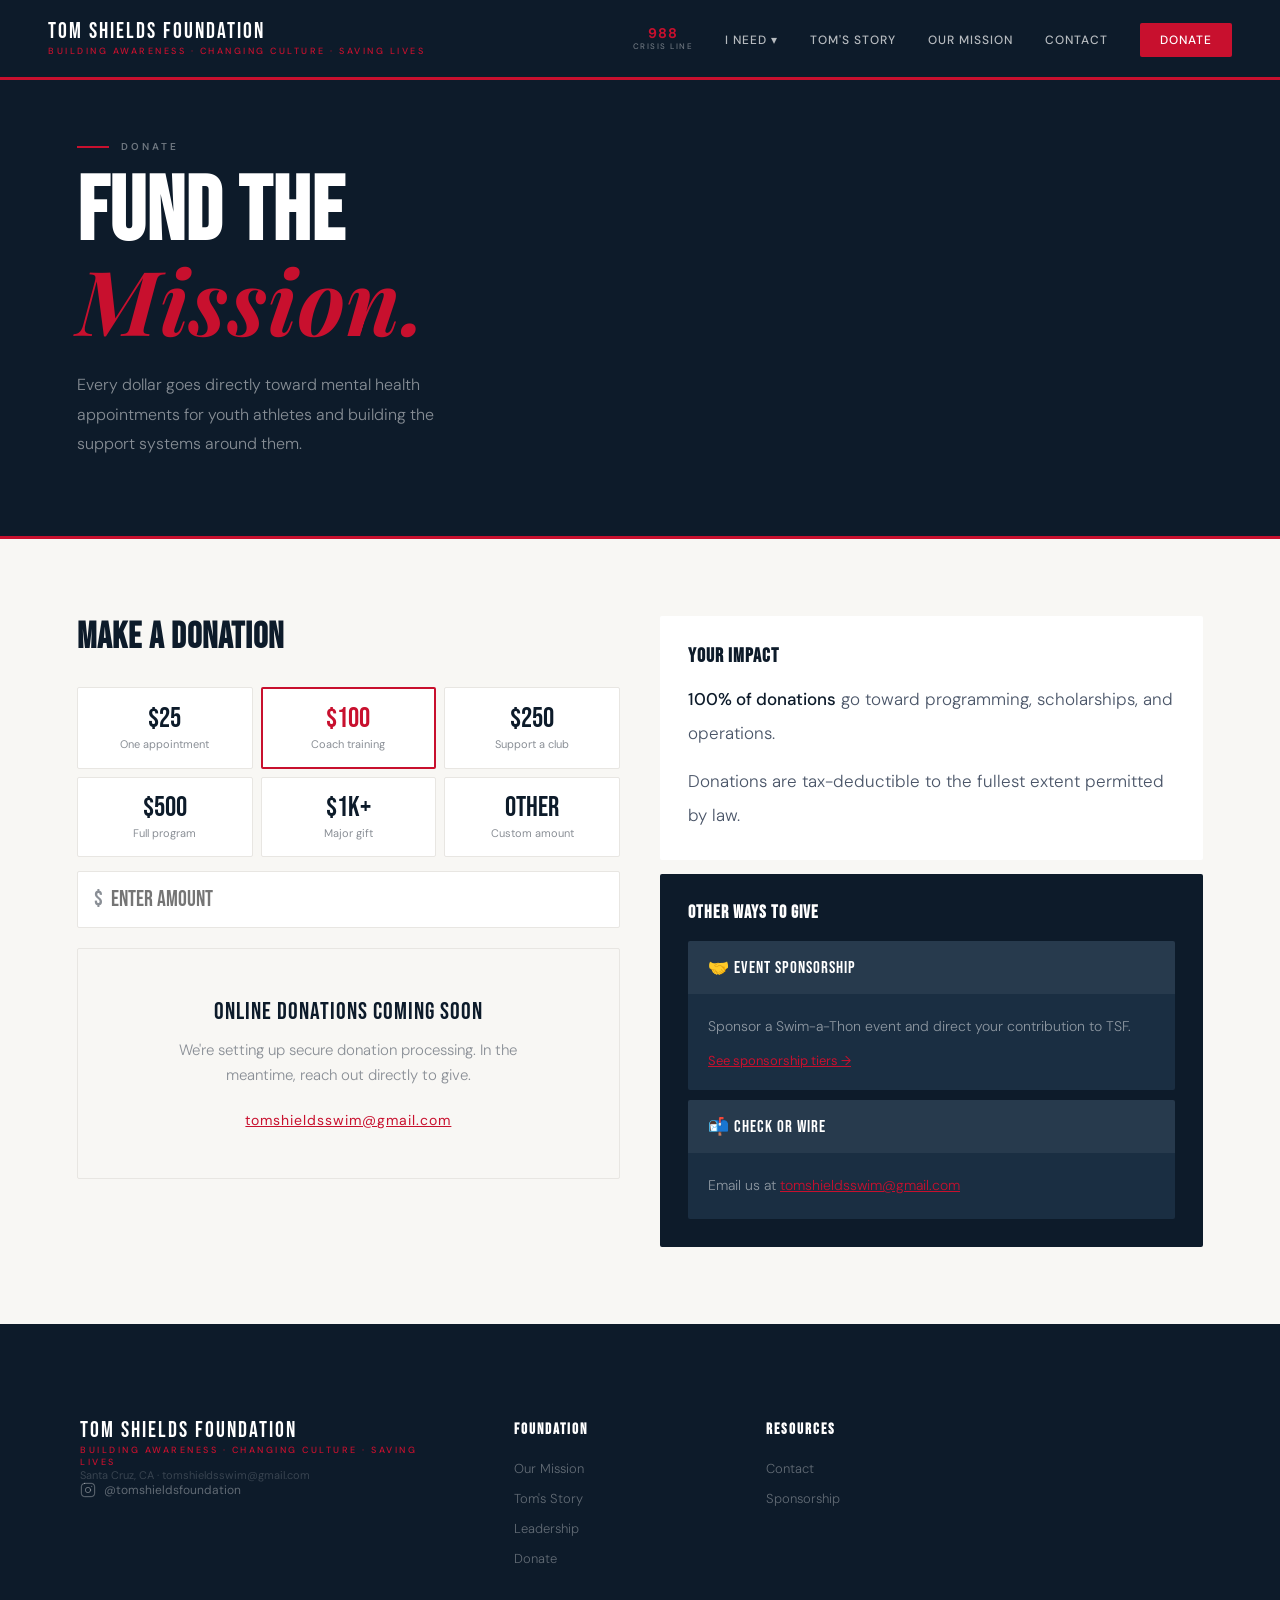
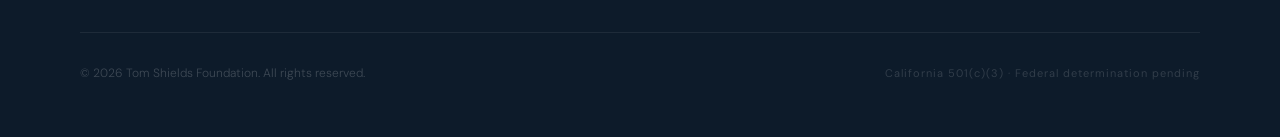
<file: donate.html>
<!DOCTYPE html>
<html lang="en">
<head>
<meta charset="UTF-8">
<meta name="viewport" content="width=device-width, initial-scale=1.0">
<meta name="description" content="Support the Tom Shields Foundation. Every dollar goes toward mental health appointments for youth athletes and building the support systems around them.">
<meta property="og:title" content="Donate, Tom Shields Foundation">
<meta property="og:description" content="Every dollar goes directly toward mental health support for youth athletes.">
<meta property="og:type" content="website">
<meta property="og:url" content="https://tomshieldsfoundation.org/donate.html">
<meta property="og:image" content="https://tomshieldsfoundation.org/tom-story.jpg">
<meta name="twitter:card" content="summary_large_image">
<meta name="twitter:title" content="Donate, Tom Shields Foundation">
<meta name="twitter:description" content="Every dollar goes directly toward mental health support for youth athletes.">
<title>Donate, Tom Shields Foundation</title>
<link href="https://fonts.googleapis.com/css2?family=Bebas+Neue&family=DM+Sans:wght@300;400;500;600&family=Playfair+Display:ital@1&display=swap" rel="stylesheet">
<link rel="icon" href="favicon.ico" type="image/x-icon">
<link rel="stylesheet" href="style.css">
</head>
<body>
<nav>
  <a href="index.html" class="nav-logo"><span class="nav-logo-name">Tom Shields Foundation</span><span class="nav-logo-tag">Building Awareness · Changing Culture · Saving Lives</span></a>
  <ul class="nav-links">
    <li><a href="tel:988" style="display:flex;flex-direction:column;gap:1px;align-items:center;"><span style="color:var(--red);font-weight:700;font-size:14px;letter-spacing:1px;line-height:1;">988</span><span style="color:rgba(255,255,255,0.4);font-size:8px;letter-spacing:1.5px;text-transform:uppercase;font-weight:500;">Crisis Line</span></a></li>
    <li class="nav-drop">
      <a href="#">I Need ▾</a>
      <div class="nav-drop-menu">
        <a href="help-me.html">Help for me</a>
        <a href="help-someone.html">Help for someone I know</a>
        <a href="help-my-child.html">Help for my child</a>
        <a href="help-my-athlete.html">Help for my student / athlete</a>
      </div>
    </li>
    <li><a href="story.html">Tom's Story</a></li>
    <li><a href="mission.html">Our Mission</a></li>
    <li><a href="contact.html">Contact</a></li>
    <li><a href="donate.html" class="nav-cta">Donate</a></li>
  </ul>
  <button class="nav-hamburger" id="hamburger" aria-label="Menu">
    <span></span><span></span><span></span>
  </button>
</nav>
<div class="nav-mobile" id="navMobile">
  <a href="tel:988" class="nav-mobile-crisis" style="text-decoration:none;">
    <div class="num">988</div>
    <div class="lbl">Crisis Line, Free &amp; Confidential</div>
  </a>
  <div class="nav-mobile-sub">
    <a href="help-me.html">Help for me</a>
    <a href="help-someone.html">Help for someone I know</a>
    <a href="help-my-child.html">Help for my child</a>
    <a href="help-my-athlete.html">Help for my student / athlete</a>
  </div>
  <a href="story.html">Tom's Story</a>
  <a href="mission.html">Our Mission</a>
  <a href="contact.html">Contact</a>
  <a href="donate.html" class="nav-cta">Donate</a>
</div>
<script>
  var btn = document.getElementById('hamburger');
  var menu = document.getElementById('navMobile');
  if (btn && menu) {
    btn.addEventListener('click', function() {
      btn.classList.toggle('open');
      menu.classList.toggle('open');
      document.body.style.overflow = menu.classList.contains('open') ? 'hidden' : '';
    });
    menu.querySelectorAll('a').forEach(function(a) {
      a.addEventListener('click', function() {
        btn.classList.remove('open');
        menu.classList.remove('open');
        document.body.style.overflow = '';
      });
    });
  }
</script>


<section style="background:var(--navy);padding:clamp(110px,12vw,140px) clamp(24px,6vw,80px) clamp(48px,6vw,80px);border-bottom:3px solid var(--red);display:grid;grid-template-columns:repeat(auto-fit,minmax(280px,1fr));gap:40px;align-items:start;">
  <div>
    <div class="eyebrow eyebrow-white anim anim-1"><div class="eyebrow-line"></div><span>Donate</span></div>
    <h1 style="font-family:'Bebas Neue',sans-serif;font-size:clamp(60px,7vw,96px);color:var(--white);line-height:0.95;letter-spacing:1px;margin-bottom:18px;" class="anim anim-2">Fund the<br><span style="font-family:'Playfair Display',serif;font-style:italic;color:var(--red);">Mission.</span></h1>
    <p style="font-size:16px;color:rgba(255,255,255,0.5);line-height:1.85;font-weight:300;max-width:400px;" class="anim anim-3">Every dollar goes directly toward mental health appointments for youth athletes and building the support systems around them.</p>
  </div>
  <div style="display:flex;flex-direction:column;gap:10px;" class="anim anim-3">
  </div>
</section>
<section style="background:var(--off-white);padding:clamp(40px,6vw,80px);display:grid;grid-template-columns:repeat(auto-fit,minmax(280px,1fr));gap:40px;align-items:start;">
  <div>
    <h2 style="font-family:'Bebas Neue',sans-serif;font-size:36px;color:var(--navy);letter-spacing:1px;margin-bottom:28px;">Make a Donation</h2>
    <div style="display:grid;grid-template-columns:repeat(3,1fr);gap:8px;margin-bottom:14px;" id="amountGrid">
      <button onclick="selectAmt(this,'25')" style="background:var(--white);border:1.5px solid var(--light-gray);border-radius:2px;padding:16px 8px;text-align:center;cursor:pointer;font-family:'DM Sans',sans-serif;transition:border-color 0.2s;"><div style="font-family:'Bebas Neue',sans-serif;font-size:28px;color:var(--navy);line-height:1;margin-bottom:4px;">$25</div><div style="font-size:11px;color:var(--gray);">One appointment</div></button>
      <button onclick="selectAmt(this,'100')" style="background:var(--white);border:2px solid var(--red);border-radius:2px;padding:16px 8px;text-align:center;cursor:pointer;font-family:'DM Sans',sans-serif;" id="defaultAmt"><div style="font-family:'Bebas Neue',sans-serif;font-size:28px;color:var(--red);line-height:1;margin-bottom:4px;">$100</div><div style="font-size:11px;color:var(--gray);">Coach training</div></button>
      <button onclick="selectAmt(this,'250')" style="background:var(--white);border:1.5px solid var(--light-gray);border-radius:2px;padding:16px 8px;text-align:center;cursor:pointer;font-family:'DM Sans',sans-serif;transition:border-color 0.2s;"><div style="font-family:'Bebas Neue',sans-serif;font-size:28px;color:var(--navy);line-height:1;margin-bottom:4px;">$250</div><div style="font-size:11px;color:var(--gray);">Support a club</div></button>
      <button onclick="selectAmt(this,'500')" style="background:var(--white);border:1.5px solid var(--light-gray);border-radius:2px;padding:16px 8px;text-align:center;cursor:pointer;font-family:'DM Sans',sans-serif;transition:border-color 0.2s;"><div style="font-family:'Bebas Neue',sans-serif;font-size:28px;color:var(--navy);line-height:1;margin-bottom:4px;">$500</div><div style="font-size:11px;color:var(--gray);">Full program</div></button>
      <button onclick="selectAmt(this,'1000')" style="background:var(--white);border:1.5px solid var(--light-gray);border-radius:2px;padding:16px 8px;text-align:center;cursor:pointer;font-family:'DM Sans',sans-serif;transition:border-color 0.2s;"><div style="font-family:'Bebas Neue',sans-serif;font-size:28px;color:var(--navy);line-height:1;margin-bottom:4px;">$1K+</div><div style="font-size:11px;color:var(--gray);">Major gift</div></button>
      <button onclick="selectAmt(this,'')" style="background:var(--white);border:1.5px solid var(--light-gray);border-radius:2px;padding:16px 8px;text-align:center;cursor:pointer;font-family:'DM Sans',sans-serif;transition:border-color 0.2s;"><div style="font-family:'Bebas Neue',sans-serif;font-size:28px;color:var(--navy);line-height:1;margin-bottom:4px;">Other</div><div style="font-size:11px;color:var(--gray);">Custom amount</div></button>
    </div>
    <div style="background:var(--white);border:1.5px solid var(--light-gray);border-radius:2px;padding:14px 16px;display:flex;align-items:center;gap:8px;margin-bottom:20px;"><span style="font-family:'Bebas Neue',sans-serif;font-size:22px;color:var(--gray);">$</span><input id="customAmt" type="number" placeholder="Enter amount" style="border:none;outline:none;font-family:'Bebas Neue',sans-serif;font-size:22px;color:var(--navy);width:100%;background:transparent;"></div>
    <div style="background:var(--off-white);border:1px solid var(--light-gray);border-radius:2px;padding:48px;text-align:center;">
      <div style="font-family:'Bebas Neue',sans-serif;font-size:24px;color:var(--navy);letter-spacing:1px;margin-bottom:12px;">Online Donations Coming Soon</div>
      <p style="font-size:15px;color:var(--gray);line-height:1.7;font-weight:300;max-width:400px;margin:0 auto 20px;">We're setting up secure donation processing. In the meantime, reach out directly to give.</p>
      <a href="mailto:tomshieldsswim@gmail.com" style="color:var(--red);font-size:14px;letter-spacing:1px;">tomshieldsswim@gmail.com</a>
    </div>
  </div>
  <div style="position:sticky;top:100px;">
    <div style="background:var(--white);border-radius:2px;padding:28px;margin-bottom:14px;">
      <h3 style="font-family:'Bebas Neue',sans-serif;font-size:20px;color:var(--navy);letter-spacing:1px;margin-bottom:14px;">Your Impact</h3>
      <p class="body-text"><strong>100% of donations</strong> go toward programming, scholarships, and operations.</p>
      <p class="body-text">Donations are tax-deductible to the fullest extent permitted by law.</p>
    </div>
    <div style="background:var(--navy);border-radius:2px;padding:28px;">
      <h3 style="font-family:'Bebas Neue',sans-serif;font-size:18px;color:var(--white);letter-spacing:1px;margin-bottom:18px;">Other Ways to Give</h3>
      <div style="background:var(--navy-mid);border-radius:2px;overflow:hidden;margin-bottom:10px;">
        <div style="background:rgba(255,255,255,0.06);padding:16px 20px;"><span style="font-family:'Bebas Neue',sans-serif;font-size:17px;color:var(--white);letter-spacing:1px;">🤝 Event Sponsorship</span></div>
        <div style="padding:20px;">
          <p style="font-size:14px;color:rgba(255,255,255,0.5);font-weight:300;line-height:1.85;margin-bottom:10px;">Sponsor a Swim-a-Thon event and direct your contribution to TSF.</p>
          <a href="sponsors.html" style="color:var(--red);font-size:13px;">See sponsorship tiers →</a>
        </div>
      </div>
      <div style="background:var(--navy-mid);border-radius:2px;overflow:hidden;">
        <div style="background:rgba(255,255,255,0.06);padding:16px 20px;"><span style="font-family:'Bebas Neue',sans-serif;font-size:17px;color:var(--white);letter-spacing:1px;">📬 Check or Wire</span></div>
        <div style="padding:20px;">
          <p style="font-size:14px;color:rgba(255,255,255,0.5);font-weight:300;line-height:1.85;">Email us at <a href="mailto:tomshieldsswim@gmail.com" style="color:var(--red);">tomshieldsswim@gmail.com</a></p>
        </div>
      </div>
    </div>
  </div>
</section>
<script>
function selectAmt(el, val) {
  document.querySelectorAll("#amountGrid button").forEach(b => {
    b.style.border = "1.5px solid var(--light-gray)";
    b.querySelector("div").style.color = "var(--navy)";
  });
  el.style.border = "2px solid var(--red)";
  el.querySelector("div").style.color = "var(--red)";
  document.getElementById("customAmt").value = val;
  document.getElementById("amtField").value = val ? "$" + val : "custom";
  document.getElementById("donateBtn").textContent = val ? "Donate $" + (val == "1000" ? "1,000" : val) : "Donate Custom Amount";
}
</script>

<footer>
  <div class="footer-grid">
    <div>
      <a href="index.html" class="nav-logo"><span class="nav-logo-name">Tom Shields Foundation</span><span class="nav-logo-tag">Building Awareness · Changing Culture · Saving Lives</span></a>
      <p class="footer-contact">Santa Cruz, CA · tomshieldsswim@gmail.com</p>
      <a href="https://instagram.com/tomshieldsfoundation" target="_blank" rel="noopener" style="display:inline-flex;align-items:center;gap:8px;color:rgba(255,255,255,0.35);font-size:12px;text-decoration:none;transition:color 0.2s;" onmouseover="this.style.color='rgba(255,255,255,0.8)'" onmouseout="this.style.color='rgba(255,255,255,0.35)'"><svg width="16" height="16" viewBox="0 0 24 24" fill="none" stroke="currentColor" stroke-width="1.5" stroke-linecap="round" stroke-linejoin="round"><rect x="2" y="2" width="20" height="20" rx="5" ry="5"/><circle cx="12" cy="12" r="4"/><circle cx="17.5" cy="6.5" r="1" fill="currentColor" stroke="none"/></svg>@tomshieldsfoundation</a>
    </div>
    <div class="footer-col"><h4>Foundation</h4><ul><li><a href="mission.html">Our Mission</a></li><li><a href="story.html">Tom's Story</a></li><li><a href="board.html">Leadership</a></li><li><a href="donate.html">Donate</a></li></ul></div>
    <div class="footer-col"><h4>Resources</h4><ul><li><a href="contact.html">Contact</a></li><li><a href="sponsors.html">Sponsorship</a></li></ul></div>
  </div>
  <div class="footer-bottom"><span class="footer-copy">© 2026 Tom Shields Foundation. All rights reserved.</span><span class="footer-501">California 501(c)(3) · Federal determination pending</span></div>
</footer>
</body>
</html>
</file>
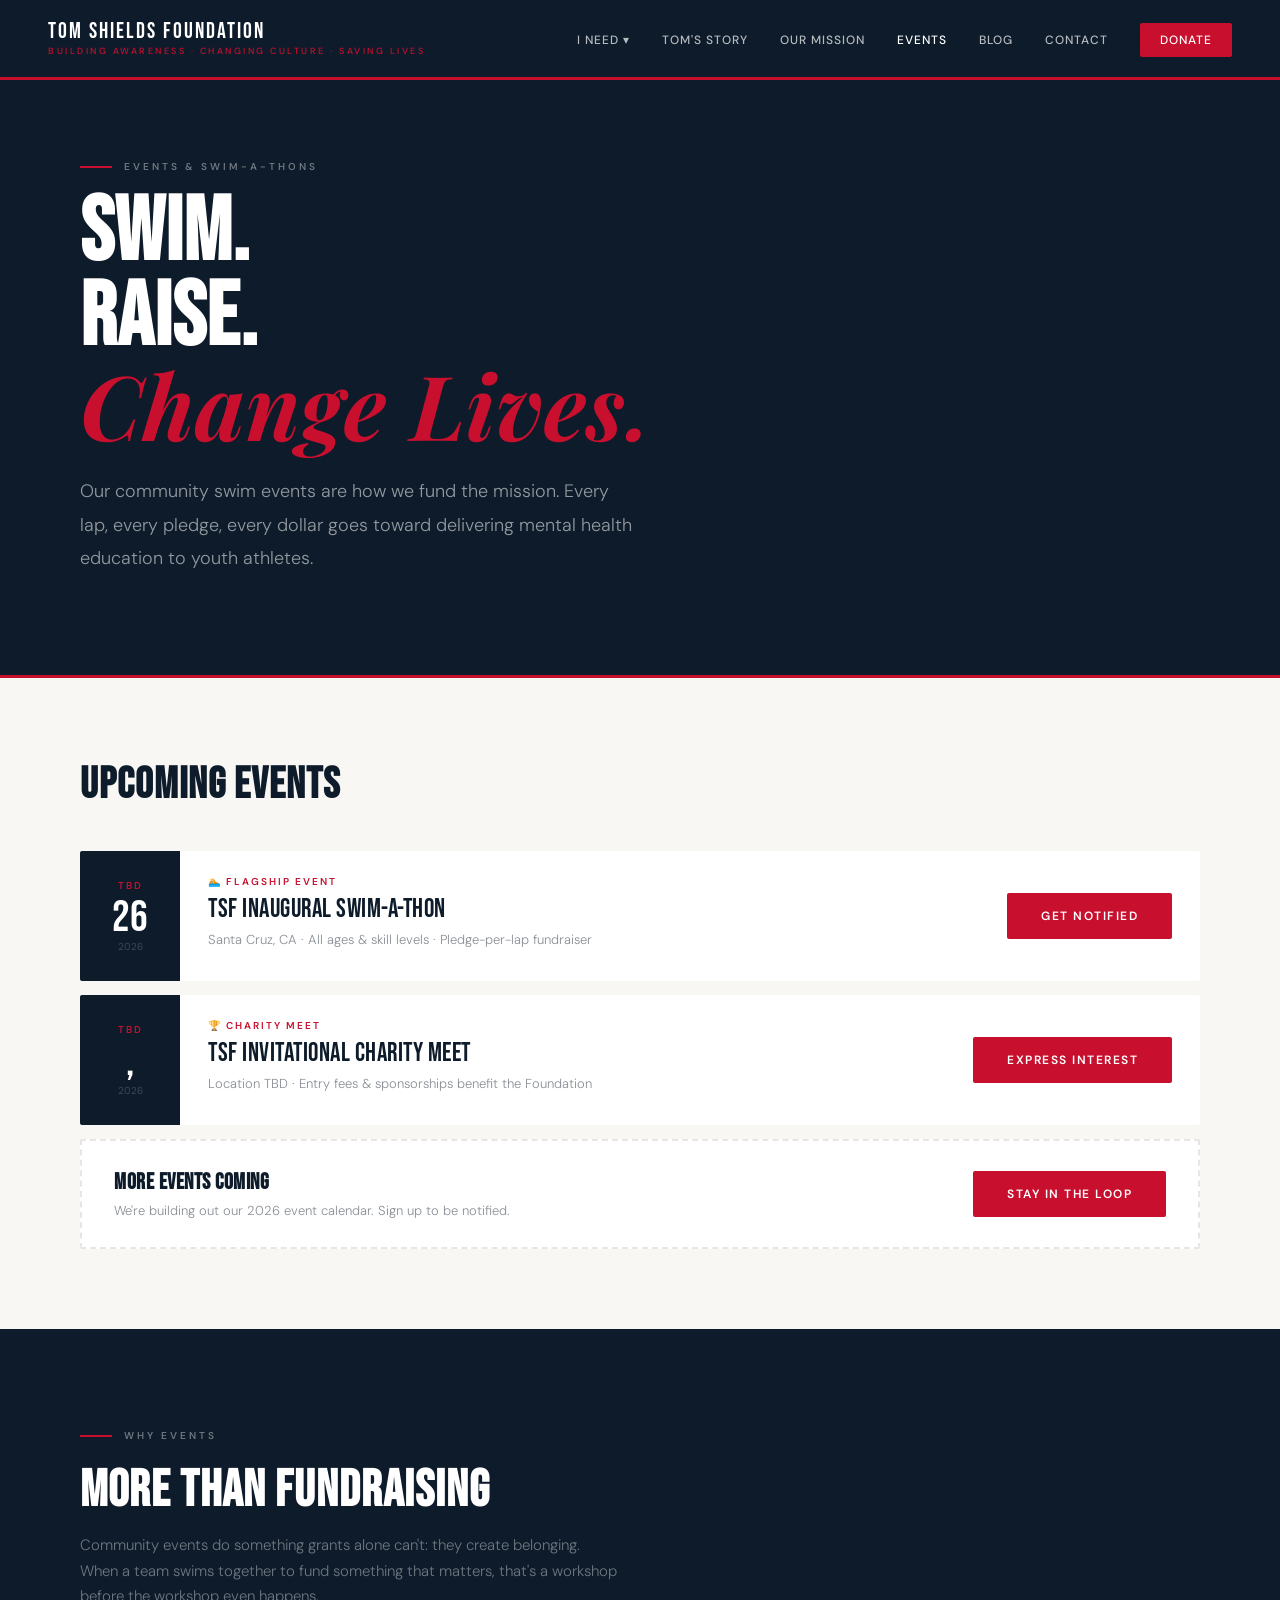
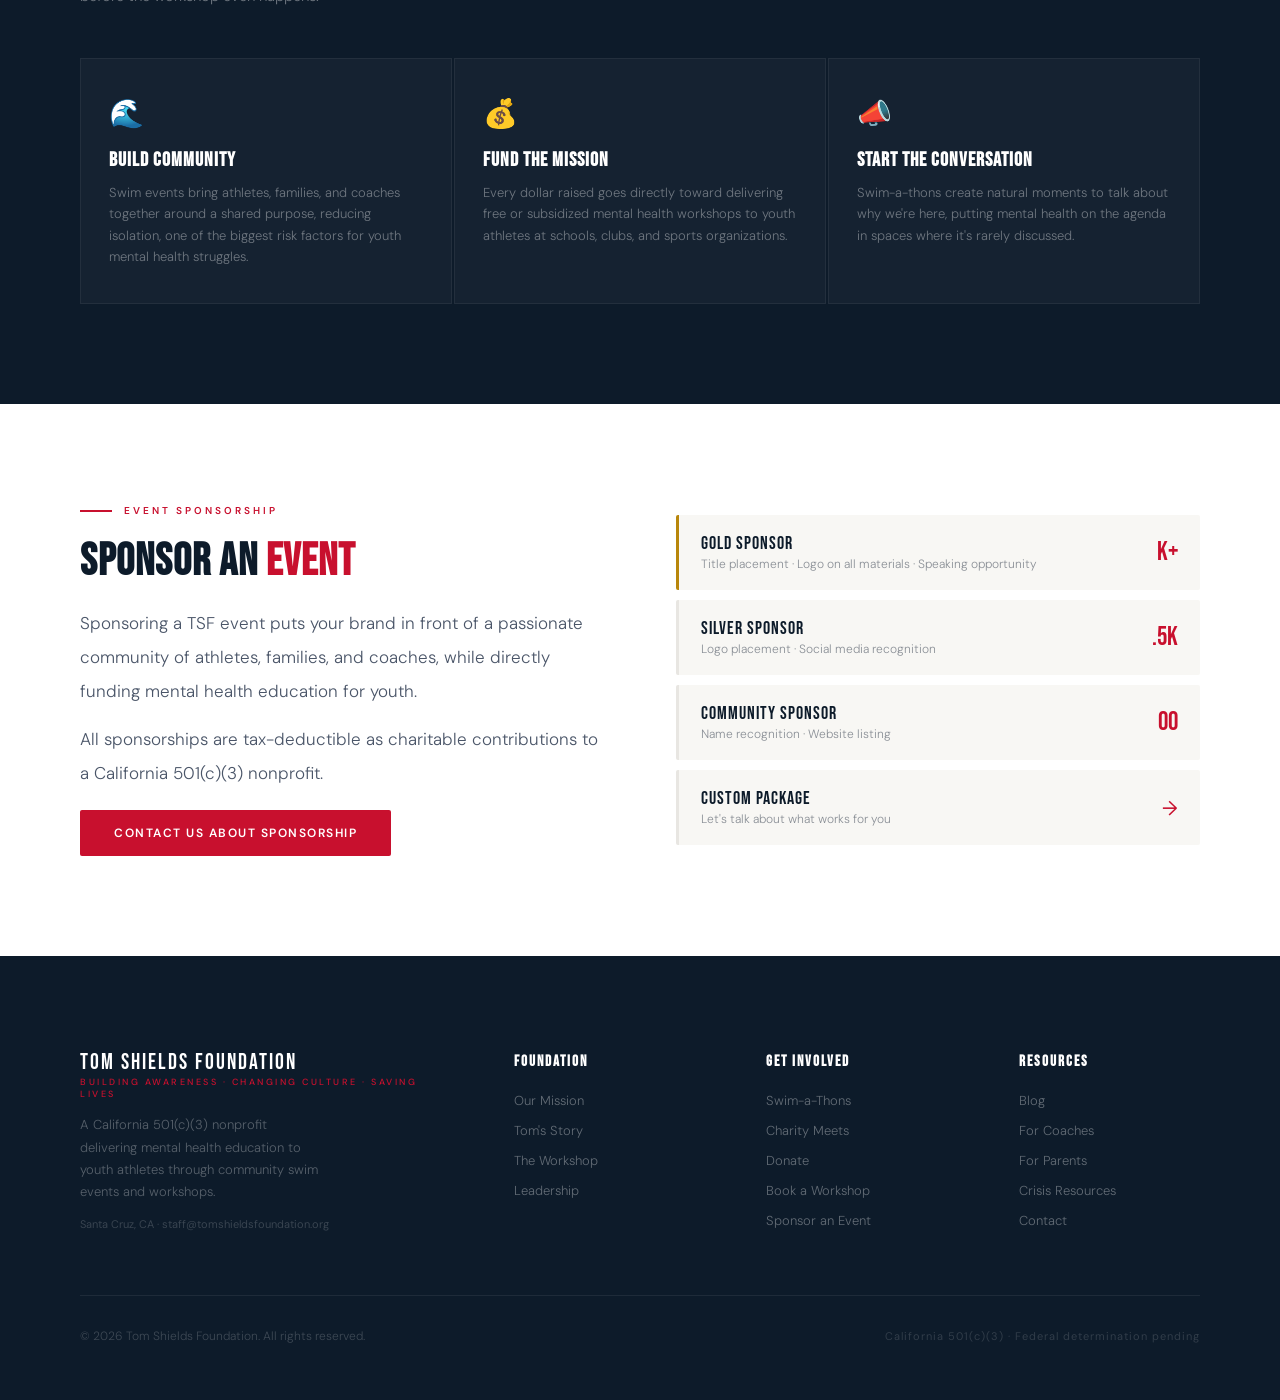
<file: events.html>
<!DOCTYPE html>
<html lang="en">
<head>
<meta charset="UTF-8">
<meta name="viewport" content="width=device-width, initial-scale=1.0">
<title>Events & Swim-a-Thons, Tom Shields Foundation</title>
<link href="https://fonts.googleapis.com/css2?family=Bebas+Neue&family=DM+Sans:wght@300;400;500;600&family=Playfair+Display:ital@1&display=swap" rel="stylesheet">
<link rel="icon" href="favicon.ico" type="image/x-icon">
<link rel="stylesheet" href="style.css">
</head>
<body>
<nav>
  <a href="index.html" class="nav-logo"><span class="nav-logo-name">Tom Shields Foundation</span><span class="nav-logo-tag">Building Awareness · Changing Culture · Saving Lives</span></a>
  <ul class="nav-links">
    <li class="nav-drop">
      <a href="#">I Need ▾</a>
      <div class="nav-drop-menu">
        <a href="blog.html#help-me">Help for me</a>
        <a href="blog.html#help-someone">Help for someone I know</a>
        <a href="blog.html#my-child">Help for my child</a>
        <a href="blog.html#student-athlete">Help for my student / athlete</a>
      </div>
    </li>
    <li><a href="story.html">Tom's Story</a></li>
    <li><a href="mission.html">Our Mission</a></li>
    <li><a href="events.html" class="active">Events</a></li>
    <li><a href="blog.html">Blog</a></li>
    <li><a href="contact.html">Contact</a></li>
    <li><a href="donate.html" class="nav-cta">Donate</a></li>
  </ul>
</nav>

<section class="page-hero">
  <div class="eyebrow eyebrow-white anim anim-1"><div class="eyebrow-line"></div><span>Events &amp; Swim-a-Thons</span></div>
  <h1 class="anim anim-2">Swim.<br>Raise.<br><em>Change Lives.</em></h1>
  <p class="anim anim-3">Our community swim events are how we fund the mission. Every lap, every pledge, every dollar goes toward delivering mental health education to youth athletes.</p>
</section>
<section style="background:var(--off-white);padding:80px;">
  <h2 style="font-family:'Bebas Neue',sans-serif;font-size:44px;color:var(--navy);letter-spacing:1px;margin-bottom:40px;">Upcoming Events</h2>
  <div style="background:var(--white);border-radius:2px;margin-bottom:14px;display:grid;grid-template-columns:100px 1fr auto;overflow:hidden;">
    <div style="background:var(--navy);padding:28px 20px;display:flex;flex-direction:column;align-items:center;justify-content:center;"><div style="font-size:10px;letter-spacing:2px;text-transform:uppercase;color:var(--red);font-weight:600;margin-bottom:4px;">TBD</div><div style="font-family:'Bebas Neue',sans-serif;font-size:44px;color:var(--white);line-height:1;">26</div><div style="font-size:10px;color:rgba(255,255,255,0.2);">2026</div></div>
    <div style="padding:24px 28px;"><div style="font-size:10px;letter-spacing:2px;text-transform:uppercase;color:var(--red);font-weight:600;margin-bottom:6px;">🏊 Flagship Event</div><div style="font-family:'Bebas Neue',sans-serif;font-size:26px;color:var(--navy);letter-spacing:0.5px;margin-bottom:6px;">TSF Inaugural Swim-a-Thon</div><div style="font-size:13px;color:var(--gray);font-weight:300;">Santa Cruz, CA · All ages &amp; skill levels · Pledge-per-lap fundraiser</div></div>
    <div style="padding:24px 28px;display:flex;align-items:center;"><a href="contact.html" class="btn btn-red">Get Notified</a></div>
  </div>
  <div style="background:var(--white);border-radius:2px;margin-bottom:14px;display:grid;grid-template-columns:100px 1fr auto;overflow:hidden;">
    <div style="background:var(--navy);padding:28px 20px;display:flex;flex-direction:column;align-items:center;justify-content:center;"><div style="font-size:10px;letter-spacing:2px;text-transform:uppercase;color:var(--red);font-weight:600;margin-bottom:4px;">TBD</div><div style="font-family:'Bebas Neue',sans-serif;font-size:44px;color:var(--white);line-height:1;">, </div><div style="font-size:10px;color:rgba(255,255,255,0.2);">2026</div></div>
    <div style="padding:24px 28px;"><div style="font-size:10px;letter-spacing:2px;text-transform:uppercase;color:var(--red);font-weight:600;margin-bottom:6px;">🏆 Charity Meet</div><div style="font-family:'Bebas Neue',sans-serif;font-size:26px;color:var(--navy);letter-spacing:0.5px;margin-bottom:6px;">TSF Invitational Charity Meet</div><div style="font-size:13px;color:var(--gray);font-weight:300;">Location TBD · Entry fees &amp; sponsorships benefit the Foundation</div></div>
    <div style="padding:24px 28px;display:flex;align-items:center;"><a href="contact.html" class="btn btn-red">Express Interest</a></div>
  </div>
  <div style="background:var(--white);border-radius:2px;border:2px dashed var(--light-gray);padding:28px 32px;display:flex;align-items:center;justify-content:space-between;gap:24px;flex-wrap:wrap;">
    <div><h3 style="font-family:'Bebas Neue',sans-serif;font-size:22px;color:var(--navy);letter-spacing:0.5px;margin-bottom:6px;">More Events Coming</h3><p style="font-size:13px;color:var(--gray);font-weight:300;">We're building out our 2026 event calendar. Sign up to be notified.</p></div>
    <a href="contact.html" class="btn btn-red">Stay in the Loop</a>
  </div>
</section>
<section style="background:var(--navy);padding:100px 80px;">
  <div class="eyebrow eyebrow-white"><div class="eyebrow-line"></div><span>Why Events</span></div>
  <h2 style="font-family:'Bebas Neue',sans-serif;font-size:clamp(36px,4vw,56px);color:var(--white);letter-spacing:1px;margin-bottom:12px;">More Than Fundraising</h2>
  <p style="font-size:15px;color:rgba(255,255,255,0.4);line-height:1.7;font-weight:300;max-width:540px;margin-bottom:48px;">Community events do something grants alone can't: they create belonging. When a team swims together to fund something that matters, that's a workshop before the workshop even happens.</p>
  <div style="display:grid;grid-template-columns:repeat(3,1fr);gap:2px;">
    <div style="background:rgba(255,255,255,0.03);border:1px solid rgba(255,255,255,0.06);padding:36px 28px;"><div style="font-size:28px;margin-bottom:16px;">🌊</div><h3 style="font-family:'Bebas Neue',sans-serif;font-size:20px;color:var(--white);letter-spacing:1px;margin-bottom:10px;">Build Community</h3><p style="font-size:13px;color:rgba(255,255,255,0.38);line-height:1.65;font-weight:300;">Swim events bring athletes, families, and coaches together around a shared purpose, reducing isolation, one of the biggest risk factors for youth mental health struggles.</p></div>
    <div style="background:rgba(255,255,255,0.03);border:1px solid rgba(255,255,255,0.06);padding:36px 28px;"><div style="font-size:28px;margin-bottom:16px;">💰</div><h3 style="font-family:'Bebas Neue',sans-serif;font-size:20px;color:var(--white);letter-spacing:1px;margin-bottom:10px;">Fund the Mission</h3><p style="font-size:13px;color:rgba(255,255,255,0.38);line-height:1.65;font-weight:300;">Every dollar raised goes directly toward delivering free or subsidized mental health workshops to youth athletes at schools, clubs, and sports organizations.</p></div>
    <div style="background:rgba(255,255,255,0.03);border:1px solid rgba(255,255,255,0.06);padding:36px 28px;"><div style="font-size:28px;margin-bottom:16px;">📣</div><h3 style="font-family:'Bebas Neue',sans-serif;font-size:20px;color:var(--white);letter-spacing:1px;margin-bottom:10px;">Start the Conversation</h3><p style="font-size:13px;color:rgba(255,255,255,0.38);line-height:1.65;font-weight:300;">Swim-a-thons create natural moments to talk about why we're here, putting mental health on the agenda in spaces where it's rarely discussed.</p></div>
  </div>
</section>
<section style="background:var(--white);padding:100px 80px;display:grid;grid-template-columns:1fr 1fr;gap:72px;align-items:center;">
  <div>
    <div class="eyebrow"><div class="eyebrow-line"></div><span>Event Sponsorship</span></div>
    <h2 style="font-family:'Bebas Neue',sans-serif;font-size:clamp(36px,3.5vw,50px);color:var(--navy);letter-spacing:1px;margin-bottom:18px;">Sponsor an <span style="color:var(--red)">Event</span></h2>
    <p class="body-text">Sponsoring a TSF event puts your brand in front of a passionate community of athletes, families, and coaches, while directly funding mental health education for youth.</p>
    <p class="body-text">All sponsorships are tax-deductible as charitable contributions to a California 501(c)(3) nonprofit.</p>
    <a href="contact.html" class="btn btn-red" style="margin-top:20px;">Contact Us About Sponsorship</a>
  </div>
  <div style="display:flex;flex-direction:column;gap:10px;">
    <div style="background:var(--off-white);border-radius:2px;padding:18px 22px;display:flex;align-items:center;justify-content:space-between;border-left:3px solid #B8860B;"><div><div style="font-family:'Bebas Neue',sans-serif;font-size:18px;color:var(--navy);letter-spacing:1px;margin-bottom:2px;">Gold Sponsor</div><div style="font-size:12px;color:var(--gray);font-weight:300;">Title placement · Logo on all materials · Speaking opportunity</div></div><div style="font-family:'Bebas Neue',sans-serif;font-size:26px;color:var(--red);">K+</div></div>
    <div style="background:var(--off-white);border-radius:2px;padding:18px 22px;display:flex;align-items:center;justify-content:space-between;border-left:3px solid var(--light-gray);"><div><div style="font-family:'Bebas Neue',sans-serif;font-size:18px;color:var(--navy);letter-spacing:1px;margin-bottom:2px;">Silver Sponsor</div><div style="font-size:12px;color:var(--gray);font-weight:300;">Logo placement · Social media recognition</div></div><div style="font-family:'Bebas Neue',sans-serif;font-size:26px;color:var(--red);">.5K</div></div>
    <div style="background:var(--off-white);border-radius:2px;padding:18px 22px;display:flex;align-items:center;justify-content:space-between;border-left:3px solid var(--light-gray);"><div><div style="font-family:'Bebas Neue',sans-serif;font-size:18px;color:var(--navy);letter-spacing:1px;margin-bottom:2px;">Community Sponsor</div><div style="font-size:12px;color:var(--gray);font-weight:300;">Name recognition · Website listing</div></div><div style="font-family:'Bebas Neue',sans-serif;font-size:26px;color:var(--red);">00</div></div>
    <div style="background:var(--off-white);border-radius:2px;padding:18px 22px;display:flex;align-items:center;justify-content:space-between;border-left:3px solid var(--light-gray);"><div><div style="font-family:'Bebas Neue',sans-serif;font-size:18px;color:var(--navy);letter-spacing:1px;margin-bottom:2px;">Custom Package</div><div style="font-size:12px;color:var(--gray);font-weight:300;">Let's talk about what works for you</div></div><div style="font-size:20px;color:var(--red);">→</div></div>
  </div>
</section>

<footer>
  <div class="footer-grid">
    <div>
      <a href="index.html" class="nav-logo"><span class="nav-logo-name">Tom Shields Foundation</span><span class="nav-logo-tag">Building Awareness · Changing Culture · Saving Lives</span></a>
      <p class="footer-brand-desc">A California 501(c)(3) nonprofit delivering mental health education to youth athletes through community swim events and workshops.</p>
      <p class="footer-contact">Santa Cruz, CA · staff@tomshieldsfoundation.org</p>
    </div>
    <div class="footer-col"><h4>Foundation</h4><ul><li><a href="mission.html">Our Mission</a></li><li><a href="story.html">Tom's Story</a></li><li><a href="mission.html">The Workshop</a></li><li><a href="board.html">Leadership</a></li></ul></div>
    <div class="footer-col"><h4>Get Involved</h4><ul><li><a href="events.html">Swim-a-Thons</a></li><li><a href="events.html">Charity Meets</a></li><li><a href="donate.html">Donate</a></li><li><a href="contact.html">Book a Workshop</a></li><li><a href="contact.html">Sponsor an Event</a></li></ul></div>
    <div class="footer-col"><h4>Resources</h4><ul><li><a href="blog.html">Blog</a></li><li><a href="blog.html">For Coaches</a></li><li><a href="blog.html">For Parents</a></li><li><a href="contact.html">Crisis Resources</a></li><li><a href="contact.html">Contact</a></li></ul></div>
  </div>
  <div class="footer-bottom"><span class="footer-copy">© 2026 Tom Shields Foundation. All rights reserved.</span><span class="footer-501">California 501(c)(3) · Federal determination pending</span></div>
</footer>
</body>
</html>
</file>
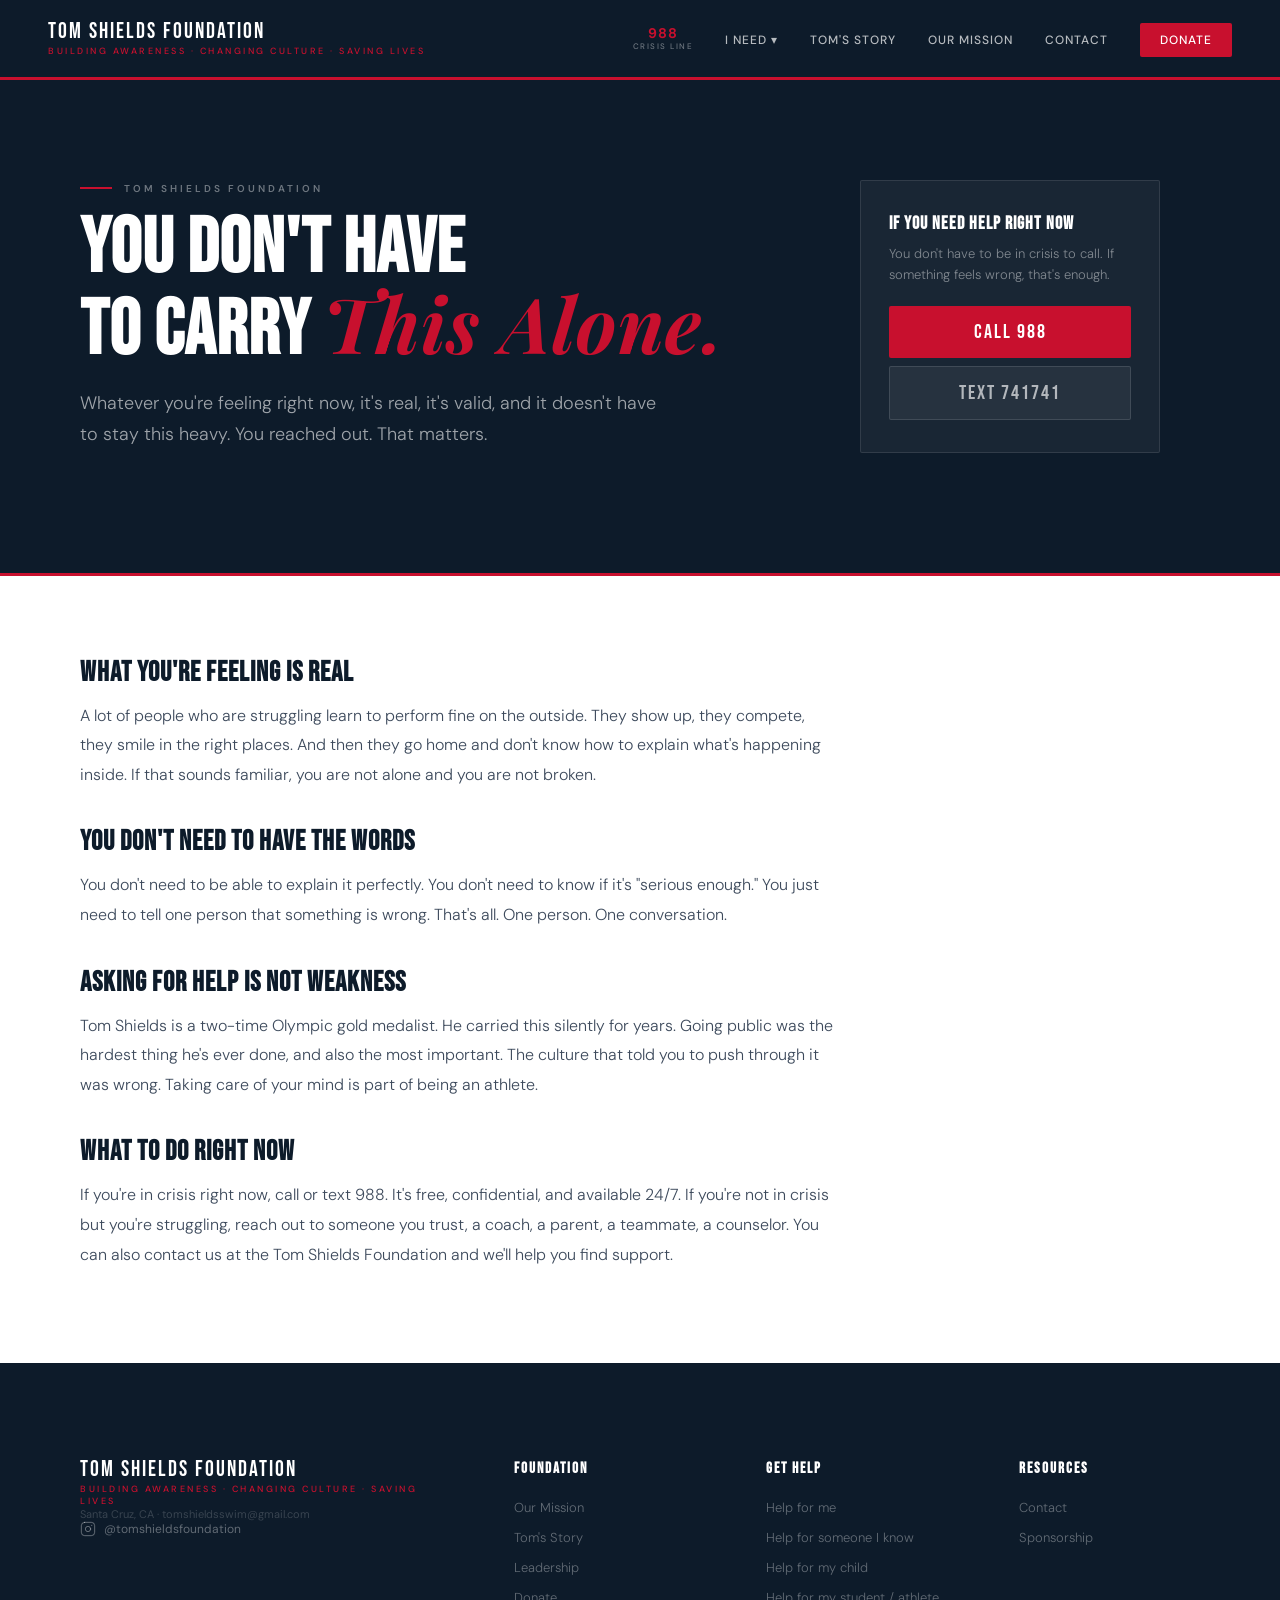
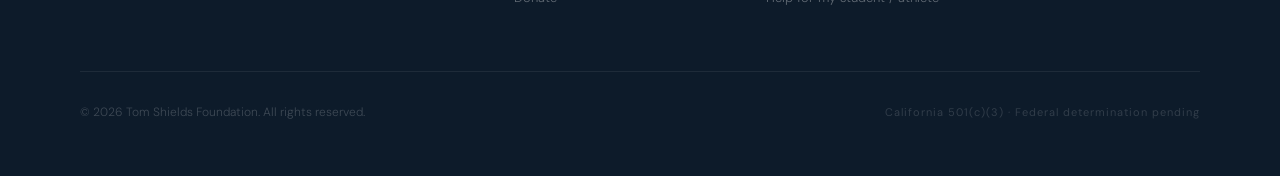
<file: help-me.html>
<!DOCTYPE html>
<html lang="en">
<head>
<meta charset="UTF-8">
<meta name="viewport" content="width=device-width, initial-scale=1.0">
<meta name="description" content="You don't have to carry this alone. Resources and crisis support for young athletes who are struggling.">
<meta property="og:title" content="Help for Me, Tom Shields Foundation">
<meta property="og:description" content="Whatever you're feeling right now, it's real, and it doesn't have to stay this heavy.">
<meta property="og:type" content="website">
<meta property="og:url" content="https://tomshieldsfoundation.org/help-me.html">
<meta property="og:image" content="https://tomshieldsfoundation.org/tom-story.jpg">
<meta name="twitter:card" content="summary_large_image">
<meta name="twitter:title" content="Help for Me, Tom Shields Foundation">
<meta name="twitter:description" content="Whatever you're feeling right now, it's real, and it doesn't have to stay this heavy.">
<link href="https://fonts.googleapis.com/css2?family=Bebas+Neue&family=DM+Sans:wght@300;400;500;600&family=Playfair+Display:ital@1&display=swap" rel="stylesheet">
<link rel="icon" href="favicon.ico" type="image/x-icon">
<link rel="stylesheet" href="style.css">
<style>
  .resource-hero { background: var(--navy); padding: 140px 80px 80px; border-bottom: 3px solid var(--red); display: grid; grid-template-columns: 1fr 380px; gap: 48px; align-items: center; }
  .resource-hero-text { }
  @media (max-width: 900px) { .resource-hero { grid-template-columns: 1fr; padding: 110px 24px 56px; } }
  .resource-hero h1 { font-family: 'Bebas Neue', sans-serif; font-size: clamp(48px, 6vw, 80px); color: var(--white); line-height: 0.95; letter-spacing: 1px; margin-bottom: 20px; }
  .resource-hero h1 em { font-family: 'Playfair Display', serif; font-style: italic; color: var(--red); }
  .resource-hero p { font-size: 18px; color: rgba(255,255,255,0.6); line-height: 1.75; font-weight: 300; max-width: 580px; }
  .resource-body { background: var(--white); padding: 80px; display: grid; grid-template-columns: 1fr 300px; gap: 64px; align-items: start; max-width: 100%; }
  @media (max-width: 900px) { .resource-body { grid-template-columns: 1fr; } }
  .resource-body h2 { font-family: 'Bebas Neue', sans-serif; font-size: 28px; color: var(--navy); letter-spacing: 1px; margin: 36px 0 12px; }
  .resource-body h2:first-child { margin-top: 0; }
  .resource-body p { font-size: 16px; color: #3D4A5C; line-height: 1.85; font-weight: 300; margin-bottom: 14px; }
  .resource-body p strong { color: var(--navy); font-weight: 500; }
  .crisis-box { background: var(--navy); padding: 80px; border-top: 3px solid var(--red); }
  .crisis-box h2 { font-family: 'Bebas Neue', sans-serif; font-size: 32px; color: var(--white); letter-spacing: 1px; margin-bottom: 12px; }
  .crisis-box p { font-size: 15px; color: rgba(255,255,255,0.45); line-height: 1.7; font-weight: 300; max-width: 520px; margin-bottom: 32px; }
  .crisis-buttons { display: flex; gap: 14px; flex-wrap: wrap; }
  @media (max-width: 900px) {
    .resource-hero { padding: 110px 24px 56px; }
    .resource-body { padding: 56px 24px; }
    .crisis-box { padding: 56px 24px; }
  }
</style>
</head>
<body>
<title>Help for Me, Tom Shields Foundation</title>
<nav>
  <a href="index.html" class="nav-logo"><span class="nav-logo-name">Tom Shields Foundation</span><span class="nav-logo-tag">Building Awareness · Changing Culture · Saving Lives</span></a>
  <ul class="nav-links">
    <li><a href="tel:988" style="display:flex;flex-direction:column;gap:1px;align-items:center;"><span style="color:var(--red);font-weight:700;font-size:14px;letter-spacing:1px;line-height:1;">988</span><span style="color:rgba(255,255,255,0.4);font-size:8px;letter-spacing:1.5px;text-transform:uppercase;font-weight:500;">Crisis Line</span></a></li>
    <li class="nav-drop">
      <a href="#">I Need ▾</a>
      <div class="nav-drop-menu">
        <a href="help-me.html">Help for me</a>
        <a href="help-someone.html">Help for someone I know</a>
        <a href="help-my-child.html">Help for my child</a>
        <a href="help-my-athlete.html">Help for my student / athlete</a>
      </div>
    </li>
    <li><a href="story.html">Tom's Story</a></li>
    <li><a href="mission.html">Our Mission</a></li>
    <li><a href="contact.html">Contact</a></li>
    <li><a href="donate.html" class="nav-cta">Donate</a></li>
  </ul>
  <button class="nav-hamburger" id="hamburger" aria-label="Menu">
    <span></span><span></span><span></span>
  </button>
</nav>
<div class="nav-mobile" id="navMobile">
  <a href="tel:988" class="nav-mobile-crisis" style="text-decoration:none;">
    <div class="num">988</div>
    <div class="lbl">Crisis Line, Free &amp; Confidential</div>
  </a>
  <div class="nav-mobile-sub">
    <a href="help-me.html">Help for me</a>
    <a href="help-someone.html">Help for someone I know</a>
    <a href="help-my-child.html">Help for my child</a>
    <a href="help-my-athlete.html">Help for my student / athlete</a>
  </div>
  <a href="story.html">Tom's Story</a>
  <a href="mission.html">Our Mission</a>
  <a href="contact.html">Contact</a>
  <a href="donate.html" class="nav-cta">Donate</a>
</div>
<script>
  var btn = document.getElementById('hamburger');
  var menu = document.getElementById('navMobile');
  if (btn && menu) {
    btn.addEventListener('click', function() {
      btn.classList.toggle('open');
      menu.classList.toggle('open');
      document.body.style.overflow = menu.classList.contains('open') ? 'hidden' : '';
    });
    menu.querySelectorAll('a').forEach(function(a) {
      a.addEventListener('click', function() {
        btn.classList.remove('open');
        menu.classList.remove('open');
        document.body.style.overflow = '';
      });
    });
  }
</script>


<section class="resource-hero">
  <div class="resource-hero-text">
  <div class="eyebrow eyebrow-white"><div class="eyebrow-line"></div><span>Tom Shields Foundation</span></div>
  <h1>You Don't Have<br>To Carry <em>This Alone.</em></h1>
  <p>Whatever you're feeling right now, it's real, it's valid, and it doesn't have to stay this heavy. You reached out. That matters.</p>
  </div>
  <div style="display:flex;flex-direction:column;justify-content:center;padding:40px;">
    <div style="background:rgba(255,255,255,0.05);border:1px solid rgba(255,255,255,0.1);border-radius:2px;padding:32px 28px;">
      <h4 style="font-family:'Bebas Neue',sans-serif;font-size:18px;color:var(--white);letter-spacing:1px;margin-bottom:10px;">If you need help right now</h4>
      <p style="font-size:13px;color:rgba(255,255,255,0.45);line-height:1.6;font-weight:300;margin-bottom:20px;">You don't have to be in crisis to call. If something feels wrong, that's enough.</p>
      <div style="display:flex;flex-direction:column;gap:8px;">
        <a href="tel:988" style="background:var(--red);color:var(--white);padding:14px 20px;text-align:center;font-family:'Bebas Neue',sans-serif;font-size:20px;letter-spacing:2px;border-radius:2px;text-decoration:none;">Call 988</a>
        <a href="sms:741741" style="background:rgba(255,255,255,0.06);border:1px solid rgba(255,255,255,0.12);color:rgba(255,255,255,0.65);padding:14px 20px;text-align:center;font-family:'Bebas Neue',sans-serif;font-size:20px;letter-spacing:2px;border-radius:2px;text-decoration:none;">Text 741741</a>
      </div>
    </div>
  </div>
</section>

<section class="resource-body">
  <div>
    <h2>What you're feeling is real</h2>
    <p>A lot of people who are struggling learn to perform fine on the outside. They show up, they compete, they smile in the right places. And then they go home and don't know how to explain what's happening inside. If that sounds familiar, you are not alone and you are not broken.</p>
    <h2>You don't need to have the words</h2>
    <p>You don't need to be able to explain it perfectly. You don't need to know if it's "serious enough." You just need to tell one person that something is wrong. That's all. One person. One conversation.</p>
    <h2>Asking for help is not weakness</h2>
    <p>Tom Shields is a two-time Olympic gold medalist. He carried this silently for years. Going public was the hardest thing he's ever done, and also the most important. The culture that told you to push through it was wrong. Taking care of your mind is part of being an athlete.</p>
    <h2>What to do right now</h2>
    <p>If you're in crisis right now, call or text 988. It's free, confidential, and available 24/7. If you're not in crisis but you're struggling, reach out to someone you trust, a coach, a parent, a teammate, a counselor. You can also contact us at the Tom Shields Foundation and we'll help you find support.</p>
  </div>
  </div>
</section>

<footer>
  <div class="footer-grid">
    <div>
      <a href="index.html" class="nav-logo"><span class="nav-logo-name">Tom Shields Foundation</span><span class="nav-logo-tag">Building Awareness · Changing Culture · Saving Lives</span></a>
      <p class="footer-contact">Santa Cruz, CA · tomshieldsswim@gmail.com</p>
      <a href="https://instagram.com/tomshieldsfoundation" target="_blank" rel="noopener" style="display:inline-flex;align-items:center;gap:8px;color:rgba(255,255,255,0.35);font-size:12px;text-decoration:none;transition:color 0.2s;" onmouseover="this.style.color='rgba(255,255,255,0.8)'" onmouseout="this.style.color='rgba(255,255,255,0.35)'"><svg width="16" height="16" viewBox="0 0 24 24" fill="none" stroke="currentColor" stroke-width="1.5" stroke-linecap="round" stroke-linejoin="round"><rect x="2" y="2" width="20" height="20" rx="5" ry="5"/><circle cx="12" cy="12" r="4"/><circle cx="17.5" cy="6.5" r="1" fill="currentColor" stroke="none"/></svg>@tomshieldsfoundation</a>
    </div>
    <div class="footer-col"><h4>Foundation</h4><ul><li><a href="mission.html">Our Mission</a></li><li><a href="story.html">Tom's Story</a></li><li><a href="board.html">Leadership</a></li><li><a href="donate.html">Donate</a></li></ul></div>
    <div class="footer-col"><h4>Get Help</h4><ul><li><a href="help-me.html">Help for me</a></li><li><a href="help-someone.html">Help for someone I know</a></li><li><a href="help-my-child.html">Help for my child</a></li><li><a href="help-my-athlete.html">Help for my student / athlete</a></li></ul></div>
    <div class="footer-col"><h4>Resources</h4><ul><li><a href="contact.html">Contact</a></li><li><a href="sponsors.html">Sponsorship</a></li></ul></div>
  </div>
  <div class="footer-bottom">
    <span class="footer-copy">© 2026 Tom Shields Foundation. All rights reserved.</span>
    <span class="footer-501">California 501(c)(3) · Federal determination pending</span>
  </div>
</footer>
</body>
</html>
</file>
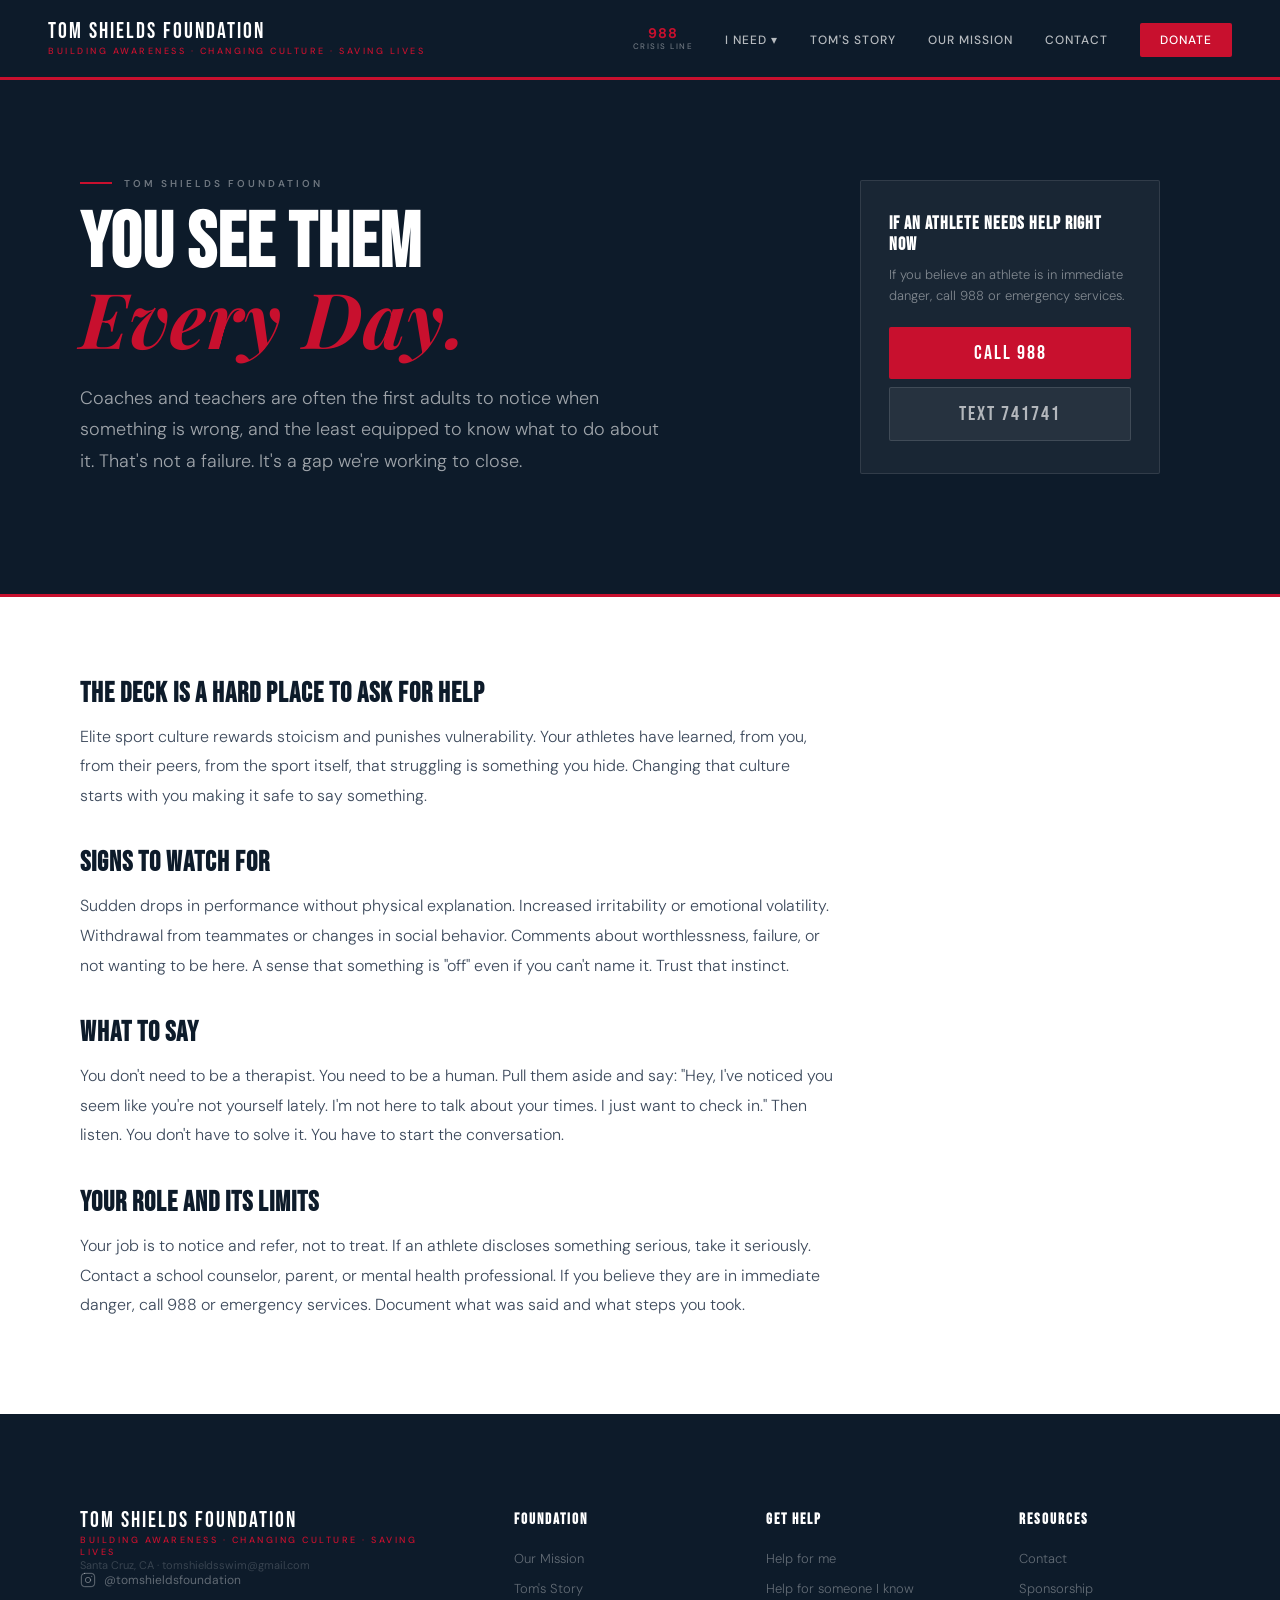
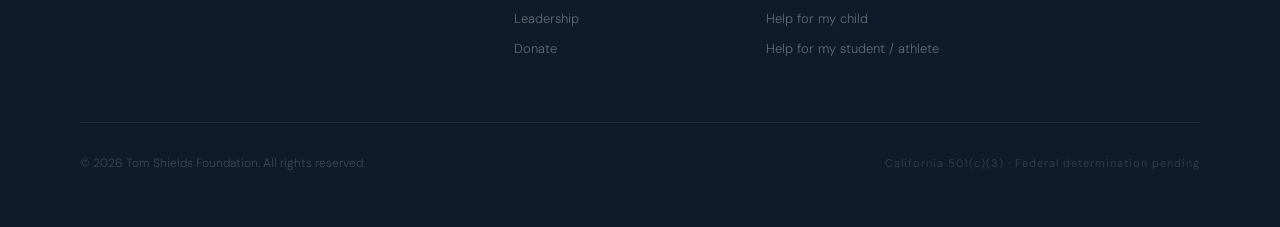
<file: help-my-athlete.html>
<!DOCTYPE html>
<html lang="en">
<head>
<meta charset="UTF-8">
<meta name="viewport" content="width=device-width, initial-scale=1.0">
<meta name="description" content="Resources for coaches and teachers who are concerned about a student athlete's mental health. What to watch for and what to say.">
<meta property="og:title" content="Help for My Student / Athlete, Tom Shields Foundation">
<meta property="og:description" content="You see them every day. Here's how to help when something seems off.">
<meta property="og:type" content="website">
<meta property="og:url" content="https://tomshieldsfoundation.org/help-my-athlete.html">
<meta property="og:image" content="https://tomshieldsfoundation.org/tom-story.jpg">
<meta name="twitter:card" content="summary_large_image">
<meta name="twitter:title" content="Help for My Student / Athlete, Tom Shields Foundation">
<meta name="twitter:description" content="You see them every day. Here's how to help when something seems off.">
<link href="https://fonts.googleapis.com/css2?family=Bebas+Neue&family=DM+Sans:wght@300;400;500;600&family=Playfair+Display:ital@1&display=swap" rel="stylesheet">
<link rel="icon" href="favicon.ico" type="image/x-icon">
<link rel="stylesheet" href="style.css">
<style>
  .resource-hero { background: var(--navy); padding: 140px 80px 80px; border-bottom: 3px solid var(--red); display: grid; grid-template-columns: 1fr 380px; gap: 48px; align-items: center; }
  .resource-hero-text { }
  @media (max-width: 900px) { .resource-hero { grid-template-columns: 1fr; padding: 110px 24px 56px; } }
  .resource-hero h1 { font-family: 'Bebas Neue', sans-serif; font-size: clamp(48px, 6vw, 80px); color: var(--white); line-height: 0.95; letter-spacing: 1px; margin-bottom: 20px; }
  .resource-hero h1 em { font-family: 'Playfair Display', serif; font-style: italic; color: var(--red); }
  .resource-hero p { font-size: 18px; color: rgba(255,255,255,0.6); line-height: 1.75; font-weight: 300; max-width: 580px; }
  .resource-body { background: var(--white); padding: 80px; display: grid; grid-template-columns: 1fr 300px; gap: 64px; align-items: start; max-width: 100%; }
  @media (max-width: 900px) { .resource-body { grid-template-columns: 1fr; } }
  .resource-body h2 { font-family: 'Bebas Neue', sans-serif; font-size: 28px; color: var(--navy); letter-spacing: 1px; margin: 36px 0 12px; }
  .resource-body h2:first-child { margin-top: 0; }
  .resource-body p { font-size: 16px; color: #3D4A5C; line-height: 1.85; font-weight: 300; margin-bottom: 14px; }
  .resource-body p strong { color: var(--navy); font-weight: 500; }
  .crisis-box { background: var(--navy); padding: 80px; border-top: 3px solid var(--red); }
  .crisis-box h2 { font-family: 'Bebas Neue', sans-serif; font-size: 32px; color: var(--white); letter-spacing: 1px; margin-bottom: 12px; }
  .crisis-box p { font-size: 15px; color: rgba(255,255,255,0.45); line-height: 1.7; font-weight: 300; max-width: 520px; margin-bottom: 32px; }
  .crisis-buttons { display: flex; gap: 14px; flex-wrap: wrap; }
  @media (max-width: 900px) {
    .resource-hero { padding: 110px 24px 56px; }
    .resource-body { padding: 56px 24px; }
    .crisis-box { padding: 56px 24px; }
  }
</style>
</head>
<body>
<title>Help for My Student / Athlete, Tom Shields Foundation</title>
<nav>
  <a href="index.html" class="nav-logo"><span class="nav-logo-name">Tom Shields Foundation</span><span class="nav-logo-tag">Building Awareness · Changing Culture · Saving Lives</span></a>
  <ul class="nav-links">
    <li><a href="tel:988" style="display:flex;flex-direction:column;gap:1px;align-items:center;"><span style="color:var(--red);font-weight:700;font-size:14px;letter-spacing:1px;line-height:1;">988</span><span style="color:rgba(255,255,255,0.4);font-size:8px;letter-spacing:1.5px;text-transform:uppercase;font-weight:500;">Crisis Line</span></a></li>
    <li class="nav-drop">
      <a href="#">I Need ▾</a>
      <div class="nav-drop-menu">
        <a href="help-me.html">Help for me</a>
        <a href="help-someone.html">Help for someone I know</a>
        <a href="help-my-child.html">Help for my child</a>
        <a href="help-my-athlete.html">Help for my student / athlete</a>
      </div>
    </li>
    <li><a href="story.html">Tom's Story</a></li>
    <li><a href="mission.html">Our Mission</a></li>
    <li><a href="contact.html">Contact</a></li>
    <li><a href="donate.html" class="nav-cta">Donate</a></li>
  </ul>
  <button class="nav-hamburger" id="hamburger" aria-label="Menu">
    <span></span><span></span><span></span>
  </button>
</nav>
<div class="nav-mobile" id="navMobile">
  <a href="tel:988" class="nav-mobile-crisis" style="text-decoration:none;">
    <div class="num">988</div>
    <div class="lbl">Crisis Line, Free &amp; Confidential</div>
  </a>
  <div class="nav-mobile-sub">
    <a href="help-me.html">Help for me</a>
    <a href="help-someone.html">Help for someone I know</a>
    <a href="help-my-child.html">Help for my child</a>
    <a href="help-my-athlete.html">Help for my student / athlete</a>
  </div>
  <a href="story.html">Tom's Story</a>
  <a href="mission.html">Our Mission</a>
  <a href="contact.html">Contact</a>
  <a href="donate.html" class="nav-cta">Donate</a>
</div>
<script>
  var btn = document.getElementById('hamburger');
  var menu = document.getElementById('navMobile');
  if (btn && menu) {
    btn.addEventListener('click', function() {
      btn.classList.toggle('open');
      menu.classList.toggle('open');
      document.body.style.overflow = menu.classList.contains('open') ? 'hidden' : '';
    });
    menu.querySelectorAll('a').forEach(function(a) {
      a.addEventListener('click', function() {
        btn.classList.remove('open');
        menu.classList.remove('open');
        document.body.style.overflow = '';
      });
    });
  }
</script>


<section class="resource-hero">
  <div class="resource-hero-text">
  <div class="eyebrow eyebrow-white"><div class="eyebrow-line"></div><span>Tom Shields Foundation</span></div>
  <h1>You See Them<br><em>Every Day.</em></h1>
  <p>Coaches and teachers are often the first adults to notice when something is wrong, and the least equipped to know what to do about it. That's not a failure. It's a gap we're working to close.</p>
  </div>
  <div style="display:flex;flex-direction:column;justify-content:center;padding:40px;">
    <div style="background:rgba(255,255,255,0.05);border:1px solid rgba(255,255,255,0.1);border-radius:2px;padding:32px 28px;">
      <h4 style="font-family:'Bebas Neue',sans-serif;font-size:18px;color:var(--white);letter-spacing:1px;margin-bottom:10px;">If an athlete needs help right now</h4>
      <p style="font-size:13px;color:rgba(255,255,255,0.45);line-height:1.6;font-weight:300;margin-bottom:20px;">If you believe an athlete is in immediate danger, call 988 or emergency services.</p>
      <div style="display:flex;flex-direction:column;gap:8px;">
        <a href="tel:988" style="background:var(--red);color:var(--white);padding:14px 20px;text-align:center;font-family:'Bebas Neue',sans-serif;font-size:20px;letter-spacing:2px;border-radius:2px;text-decoration:none;">Call 988</a>
        <a href="sms:741741" style="background:rgba(255,255,255,0.06);border:1px solid rgba(255,255,255,0.12);color:rgba(255,255,255,0.65);padding:14px 20px;text-align:center;font-family:'Bebas Neue',sans-serif;font-size:20px;letter-spacing:2px;border-radius:2px;text-decoration:none;">Text 741741</a>
      </div>
    </div>
  </div>
</section>

<section class="resource-body">
  <div>
    <h2>The deck is a hard place to ask for help</h2>
    <p>Elite sport culture rewards stoicism and punishes vulnerability. Your athletes have learned, from you, from their peers, from the sport itself, that struggling is something you hide. Changing that culture starts with you making it safe to say something.</p>
    <h2>Signs to watch for</h2>
    <p>Sudden drops in performance without physical explanation. Increased irritability or emotional volatility. Withdrawal from teammates or changes in social behavior. Comments about worthlessness, failure, or not wanting to be here. A sense that something is "off" even if you can't name it. Trust that instinct.</p>
    <h2>What to say</h2>
    <p>You don't need to be a therapist. You need to be a human. Pull them aside and say: "Hey, I've noticed you seem like you're not yourself lately. I'm not here to talk about your times. I just want to check in." Then listen. You don't have to solve it. You have to start the conversation.</p>
    <h2>Your role and its limits</h2>
    <p>Your job is to notice and refer, not to treat. If an athlete discloses something serious, take it seriously. Contact a school counselor, parent, or mental health professional. If you believe they are in immediate danger, call 988 or emergency services. Document what was said and what steps you took.</p>
  </div>
  </div>
</section>

<footer>
  <div class="footer-grid">
    <div>
      <a href="index.html" class="nav-logo"><span class="nav-logo-name">Tom Shields Foundation</span><span class="nav-logo-tag">Building Awareness · Changing Culture · Saving Lives</span></a>
      <p class="footer-contact">Santa Cruz, CA · tomshieldsswim@gmail.com</p>
      <a href="https://instagram.com/tomshieldsfoundation" target="_blank" rel="noopener" style="display:inline-flex;align-items:center;gap:8px;color:rgba(255,255,255,0.35);font-size:12px;text-decoration:none;transition:color 0.2s;" onmouseover="this.style.color='rgba(255,255,255,0.8)'" onmouseout="this.style.color='rgba(255,255,255,0.35)'"><svg width="16" height="16" viewBox="0 0 24 24" fill="none" stroke="currentColor" stroke-width="1.5" stroke-linecap="round" stroke-linejoin="round"><rect x="2" y="2" width="20" height="20" rx="5" ry="5"/><circle cx="12" cy="12" r="4"/><circle cx="17.5" cy="6.5" r="1" fill="currentColor" stroke="none"/></svg>@tomshieldsfoundation</a>
    </div>
    <div class="footer-col"><h4>Foundation</h4><ul><li><a href="mission.html">Our Mission</a></li><li><a href="story.html">Tom's Story</a></li><li><a href="board.html">Leadership</a></li><li><a href="donate.html">Donate</a></li></ul></div>
    <div class="footer-col"><h4>Get Help</h4><ul><li><a href="help-me.html">Help for me</a></li><li><a href="help-someone.html">Help for someone I know</a></li><li><a href="help-my-child.html">Help for my child</a></li><li><a href="help-my-athlete.html">Help for my student / athlete</a></li></ul></div>
    <div class="footer-col"><h4>Resources</h4><ul><li><a href="contact.html">Contact</a></li><li><a href="sponsors.html">Sponsorship</a></li></ul></div>
  </div>
  <div class="footer-bottom">
    <span class="footer-copy">© 2026 Tom Shields Foundation. All rights reserved.</span>
    <span class="footer-501">California 501(c)(3) · Federal determination pending</span>
  </div>
</footer>
</body>
</html>
</file>
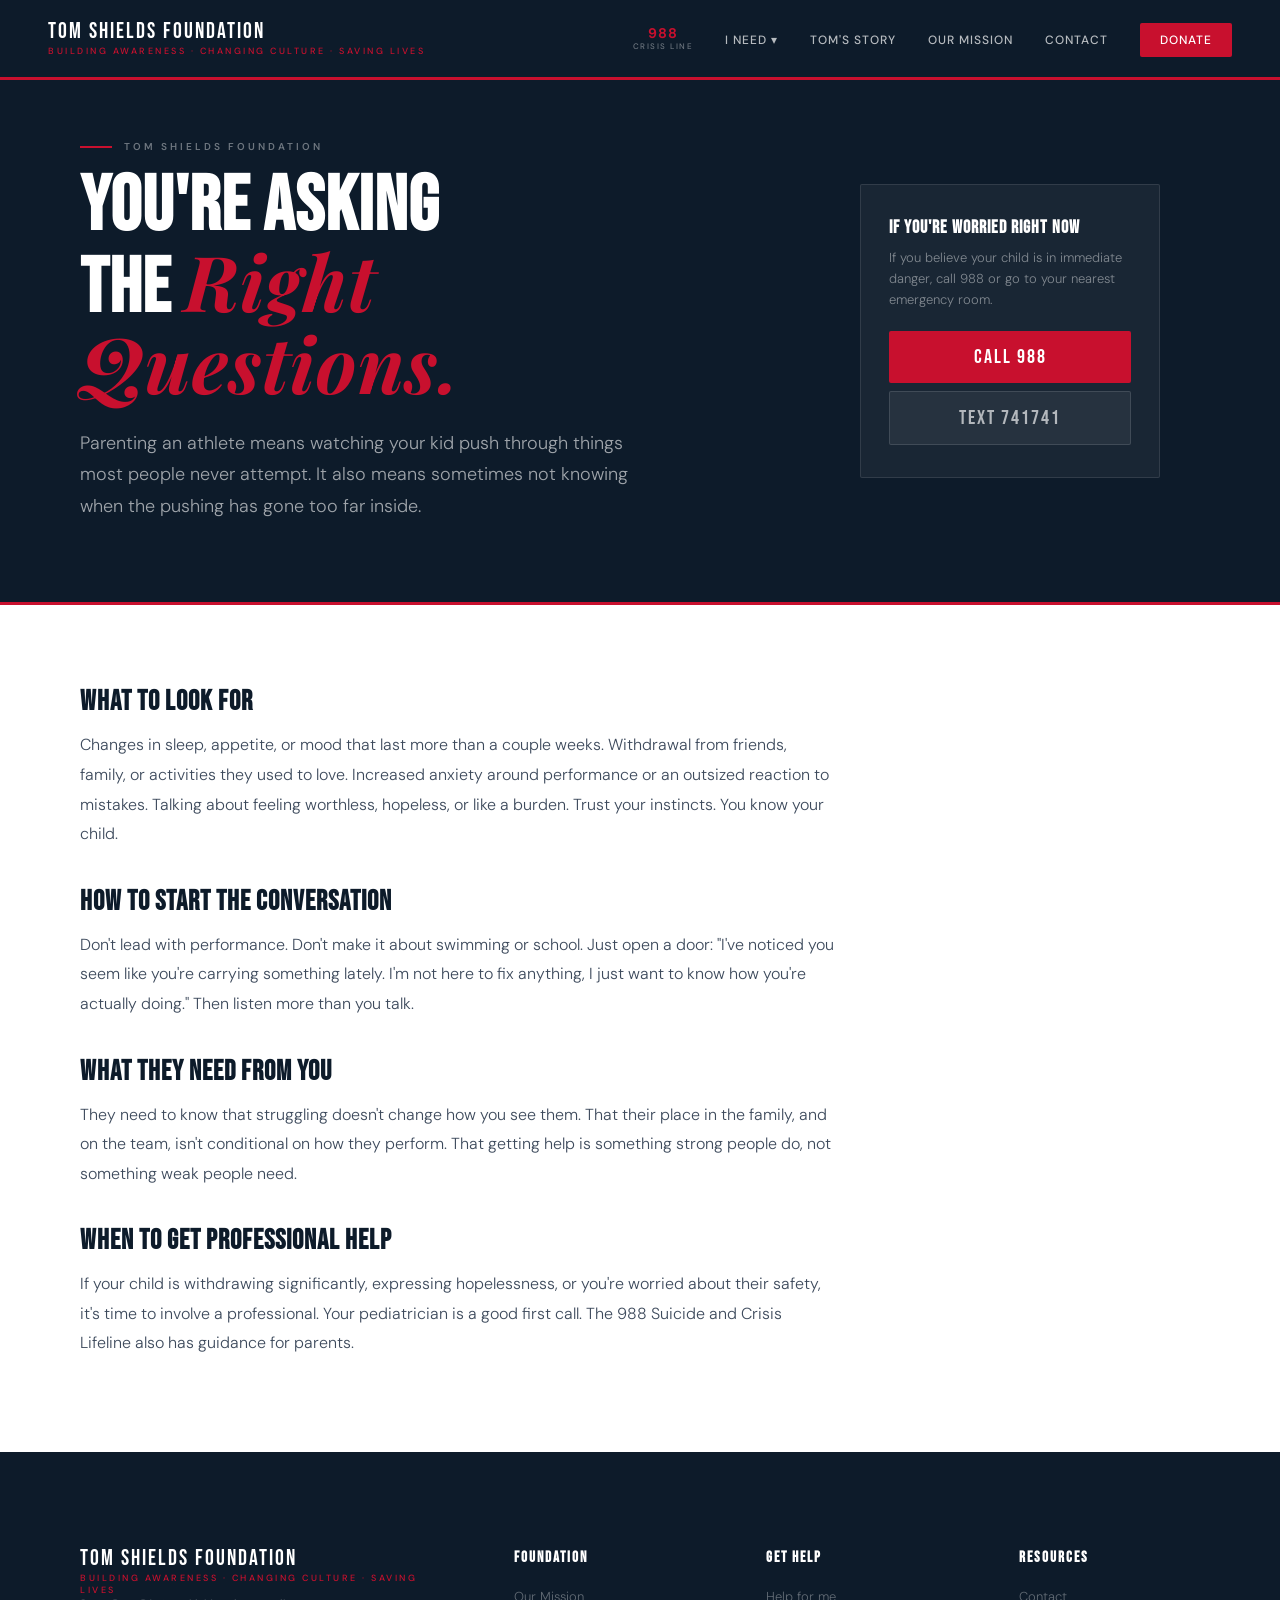
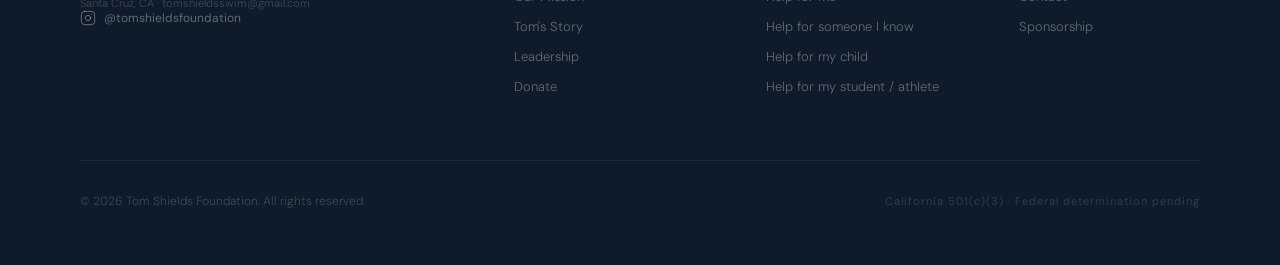
<file: help-my-child.html>
<!DOCTYPE html>
<html lang="en">
<head>
<meta charset="UTF-8">
<meta name="viewport" content="width=device-width, initial-scale=1.0">
<meta name="description" content="Resources for parents who are worried about their child athlete's mental health. How to start the conversation and when to get help.">
<meta property="og:title" content="Help for My Child, Tom Shields Foundation">
<meta property="og:description" content="You're asking the right questions. Here's where to start.">
<meta property="og:type" content="website">
<meta property="og:url" content="https://tomshieldsfoundation.org/help-my-child.html">
<meta property="og:image" content="https://tomshieldsfoundation.org/tom-story.jpg">
<meta name="twitter:card" content="summary_large_image">
<meta name="twitter:title" content="Help for My Child, Tom Shields Foundation">
<meta name="twitter:description" content="You're asking the right questions. Here's where to start.">
<link href="https://fonts.googleapis.com/css2?family=Bebas+Neue&family=DM+Sans:wght@300;400;500;600&family=Playfair+Display:ital@1&display=swap" rel="stylesheet">
<link rel="icon" href="favicon.ico" type="image/x-icon">
<link rel="stylesheet" href="style.css">
<style>
  .resource-hero { background: var(--navy); padding: 140px 80px 80px; border-bottom: 3px solid var(--red); display: grid; grid-template-columns: 1fr 380px; gap: 48px; align-items: center; }
  .resource-hero-text { }
  @media (max-width: 900px) { .resource-hero { grid-template-columns: 1fr; padding: 110px 24px 56px; } }
  .resource-hero h1 { font-family: 'Bebas Neue', sans-serif; font-size: clamp(48px, 6vw, 80px); color: var(--white); line-height: 0.95; letter-spacing: 1px; margin-bottom: 20px; }
  .resource-hero h1 em { font-family: 'Playfair Display', serif; font-style: italic; color: var(--red); }
  .resource-hero p { font-size: 18px; color: rgba(255,255,255,0.6); line-height: 1.75; font-weight: 300; max-width: 580px; }
  .resource-body { background: var(--white); padding: 80px; display: grid; grid-template-columns: 1fr 300px; gap: 64px; align-items: start; max-width: 100%; }
  @media (max-width: 900px) { .resource-body { grid-template-columns: 1fr; } }
  .resource-body h2 { font-family: 'Bebas Neue', sans-serif; font-size: 28px; color: var(--navy); letter-spacing: 1px; margin: 36px 0 12px; }
  .resource-body h2:first-child { margin-top: 0; }
  .resource-body p { font-size: 16px; color: #3D4A5C; line-height: 1.85; font-weight: 300; margin-bottom: 14px; }
  .resource-body p strong { color: var(--navy); font-weight: 500; }
  .crisis-box { background: var(--navy); padding: 80px; border-top: 3px solid var(--red); }
  .crisis-box h2 { font-family: 'Bebas Neue', sans-serif; font-size: 32px; color: var(--white); letter-spacing: 1px; margin-bottom: 12px; }
  .crisis-box p { font-size: 15px; color: rgba(255,255,255,0.45); line-height: 1.7; font-weight: 300; max-width: 520px; margin-bottom: 32px; }
  .crisis-buttons { display: flex; gap: 14px; flex-wrap: wrap; }
  @media (max-width: 900px) {
    .resource-hero { padding: 110px 24px 56px; }
    .resource-body { padding: 56px 24px; }
    .crisis-box { padding: 56px 24px; }
  }
</style>
</head>
<body>
<title>Help for My Child, Tom Shields Foundation</title>
<nav>
  <a href="index.html" class="nav-logo"><span class="nav-logo-name">Tom Shields Foundation</span><span class="nav-logo-tag">Building Awareness · Changing Culture · Saving Lives</span></a>
  <ul class="nav-links">
    <li><a href="tel:988" style="display:flex;flex-direction:column;gap:1px;align-items:center;"><span style="color:var(--red);font-weight:700;font-size:14px;letter-spacing:1px;line-height:1;">988</span><span style="color:rgba(255,255,255,0.4);font-size:8px;letter-spacing:1.5px;text-transform:uppercase;font-weight:500;">Crisis Line</span></a></li>
    <li class="nav-drop">
      <a href="#">I Need ▾</a>
      <div class="nav-drop-menu">
        <a href="help-me.html">Help for me</a>
        <a href="help-someone.html">Help for someone I know</a>
        <a href="help-my-child.html">Help for my child</a>
        <a href="help-my-athlete.html">Help for my student / athlete</a>
      </div>
    </li>
    <li><a href="story.html">Tom's Story</a></li>
    <li><a href="mission.html">Our Mission</a></li>
    <li><a href="contact.html">Contact</a></li>
    <li><a href="donate.html" class="nav-cta">Donate</a></li>
  </ul>
  <button class="nav-hamburger" id="hamburger" aria-label="Menu">
    <span></span><span></span><span></span>
  </button>
</nav>
<div class="nav-mobile" id="navMobile">
  <a href="tel:988" class="nav-mobile-crisis" style="text-decoration:none;">
    <div class="num">988</div>
    <div class="lbl">Crisis Line, Free &amp; Confidential</div>
  </a>
  <div class="nav-mobile-sub">
    <a href="help-me.html">Help for me</a>
    <a href="help-someone.html">Help for someone I know</a>
    <a href="help-my-child.html">Help for my child</a>
    <a href="help-my-athlete.html">Help for my student / athlete</a>
  </div>
  <a href="story.html">Tom's Story</a>
  <a href="mission.html">Our Mission</a>
  <a href="contact.html">Contact</a>
  <a href="donate.html" class="nav-cta">Donate</a>
</div>
<script>
  var btn = document.getElementById('hamburger');
  var menu = document.getElementById('navMobile');
  if (btn && menu) {
    btn.addEventListener('click', function() {
      btn.classList.toggle('open');
      menu.classList.toggle('open');
      document.body.style.overflow = menu.classList.contains('open') ? 'hidden' : '';
    });
    menu.querySelectorAll('a').forEach(function(a) {
      a.addEventListener('click', function() {
        btn.classList.remove('open');
        menu.classList.remove('open');
        document.body.style.overflow = '';
      });
    });
  }
</script>


<section class="resource-hero">
  <div class="resource-hero-text">
  <div class="eyebrow eyebrow-white"><div class="eyebrow-line"></div><span>Tom Shields Foundation</span></div>
  <h1>You're Asking<br>the <em>Right Questions.</em></h1>
  <p>Parenting an athlete means watching your kid push through things most people never attempt. It also means sometimes not knowing when the pushing has gone too far inside.</p>
  </div>
  <div style="display:flex;flex-direction:column;justify-content:center;padding:40px;">
    <div style="background:rgba(255,255,255,0.05);border:1px solid rgba(255,255,255,0.1);border-radius:2px;padding:32px 28px;">
      <h4 style="font-family:'Bebas Neue',sans-serif;font-size:18px;color:var(--white);letter-spacing:1px;margin-bottom:10px;">If you're worried right now</h4>
      <p style="font-size:13px;color:rgba(255,255,255,0.45);line-height:1.6;font-weight:300;margin-bottom:20px;">If you believe your child is in immediate danger, call 988 or go to your nearest emergency room.</p>
      <div style="display:flex;flex-direction:column;gap:8px;">
        <a href="tel:988" style="background:var(--red);color:var(--white);padding:14px 20px;text-align:center;font-family:'Bebas Neue',sans-serif;font-size:20px;letter-spacing:2px;border-radius:2px;text-decoration:none;">Call 988</a>
        <a href="sms:741741" style="background:rgba(255,255,255,0.06);border:1px solid rgba(255,255,255,0.12);color:rgba(255,255,255,0.65);padding:14px 20px;text-align:center;font-family:'Bebas Neue',sans-serif;font-size:20px;letter-spacing:2px;border-radius:2px;text-decoration:none;">Text 741741</a>
      </div>
    </div>
  </div>
</section>

<section class="resource-body">
  <div>
    <h2>What to look for</h2>
    <p>Changes in sleep, appetite, or mood that last more than a couple weeks. Withdrawal from friends, family, or activities they used to love. Increased anxiety around performance or an outsized reaction to mistakes. Talking about feeling worthless, hopeless, or like a burden. Trust your instincts. You know your child.</p>
    <h2>How to start the conversation</h2>
    <p>Don't lead with performance. Don't make it about swimming or school. Just open a door: "I've noticed you seem like you're carrying something lately. I'm not here to fix anything, I just want to know how you're actually doing." Then listen more than you talk.</p>
    <h2>What they need from you</h2>
    <p>They need to know that struggling doesn't change how you see them. That their place in the family, and on the team, isn't conditional on how they perform. That getting help is something strong people do, not something weak people need.</p>
    <h2>When to get professional help</h2>
    <p>If your child is withdrawing significantly, expressing hopelessness, or you're worried about their safety, it's time to involve a professional. Your pediatrician is a good first call. The 988 Suicide and Crisis Lifeline also has guidance for parents.</p>
  </div>
  </div>
</section>

<footer>
  <div class="footer-grid">
    <div>
      <a href="index.html" class="nav-logo"><span class="nav-logo-name">Tom Shields Foundation</span><span class="nav-logo-tag">Building Awareness · Changing Culture · Saving Lives</span></a>
      <p class="footer-contact">Santa Cruz, CA · tomshieldsswim@gmail.com</p>
      <a href="https://instagram.com/tomshieldsfoundation" target="_blank" rel="noopener" style="display:inline-flex;align-items:center;gap:8px;color:rgba(255,255,255,0.35);font-size:12px;text-decoration:none;transition:color 0.2s;" onmouseover="this.style.color='rgba(255,255,255,0.8)'" onmouseout="this.style.color='rgba(255,255,255,0.35)'"><svg width="16" height="16" viewBox="0 0 24 24" fill="none" stroke="currentColor" stroke-width="1.5" stroke-linecap="round" stroke-linejoin="round"><rect x="2" y="2" width="20" height="20" rx="5" ry="5"/><circle cx="12" cy="12" r="4"/><circle cx="17.5" cy="6.5" r="1" fill="currentColor" stroke="none"/></svg>@tomshieldsfoundation</a>
    </div>
    <div class="footer-col"><h4>Foundation</h4><ul><li><a href="mission.html">Our Mission</a></li><li><a href="story.html">Tom's Story</a></li><li><a href="board.html">Leadership</a></li><li><a href="donate.html">Donate</a></li></ul></div>
    <div class="footer-col"><h4>Get Help</h4><ul><li><a href="help-me.html">Help for me</a></li><li><a href="help-someone.html">Help for someone I know</a></li><li><a href="help-my-child.html">Help for my child</a></li><li><a href="help-my-athlete.html">Help for my student / athlete</a></li></ul></div>
    <div class="footer-col"><h4>Resources</h4><ul><li><a href="contact.html">Contact</a></li><li><a href="sponsors.html">Sponsorship</a></li></ul></div>
  </div>
  <div class="footer-bottom">
    <span class="footer-copy">© 2026 Tom Shields Foundation. All rights reserved.</span>
    <span class="footer-501">California 501(c)(3) · Federal determination pending</span>
  </div>
</footer>
</body>
</html>
</file>
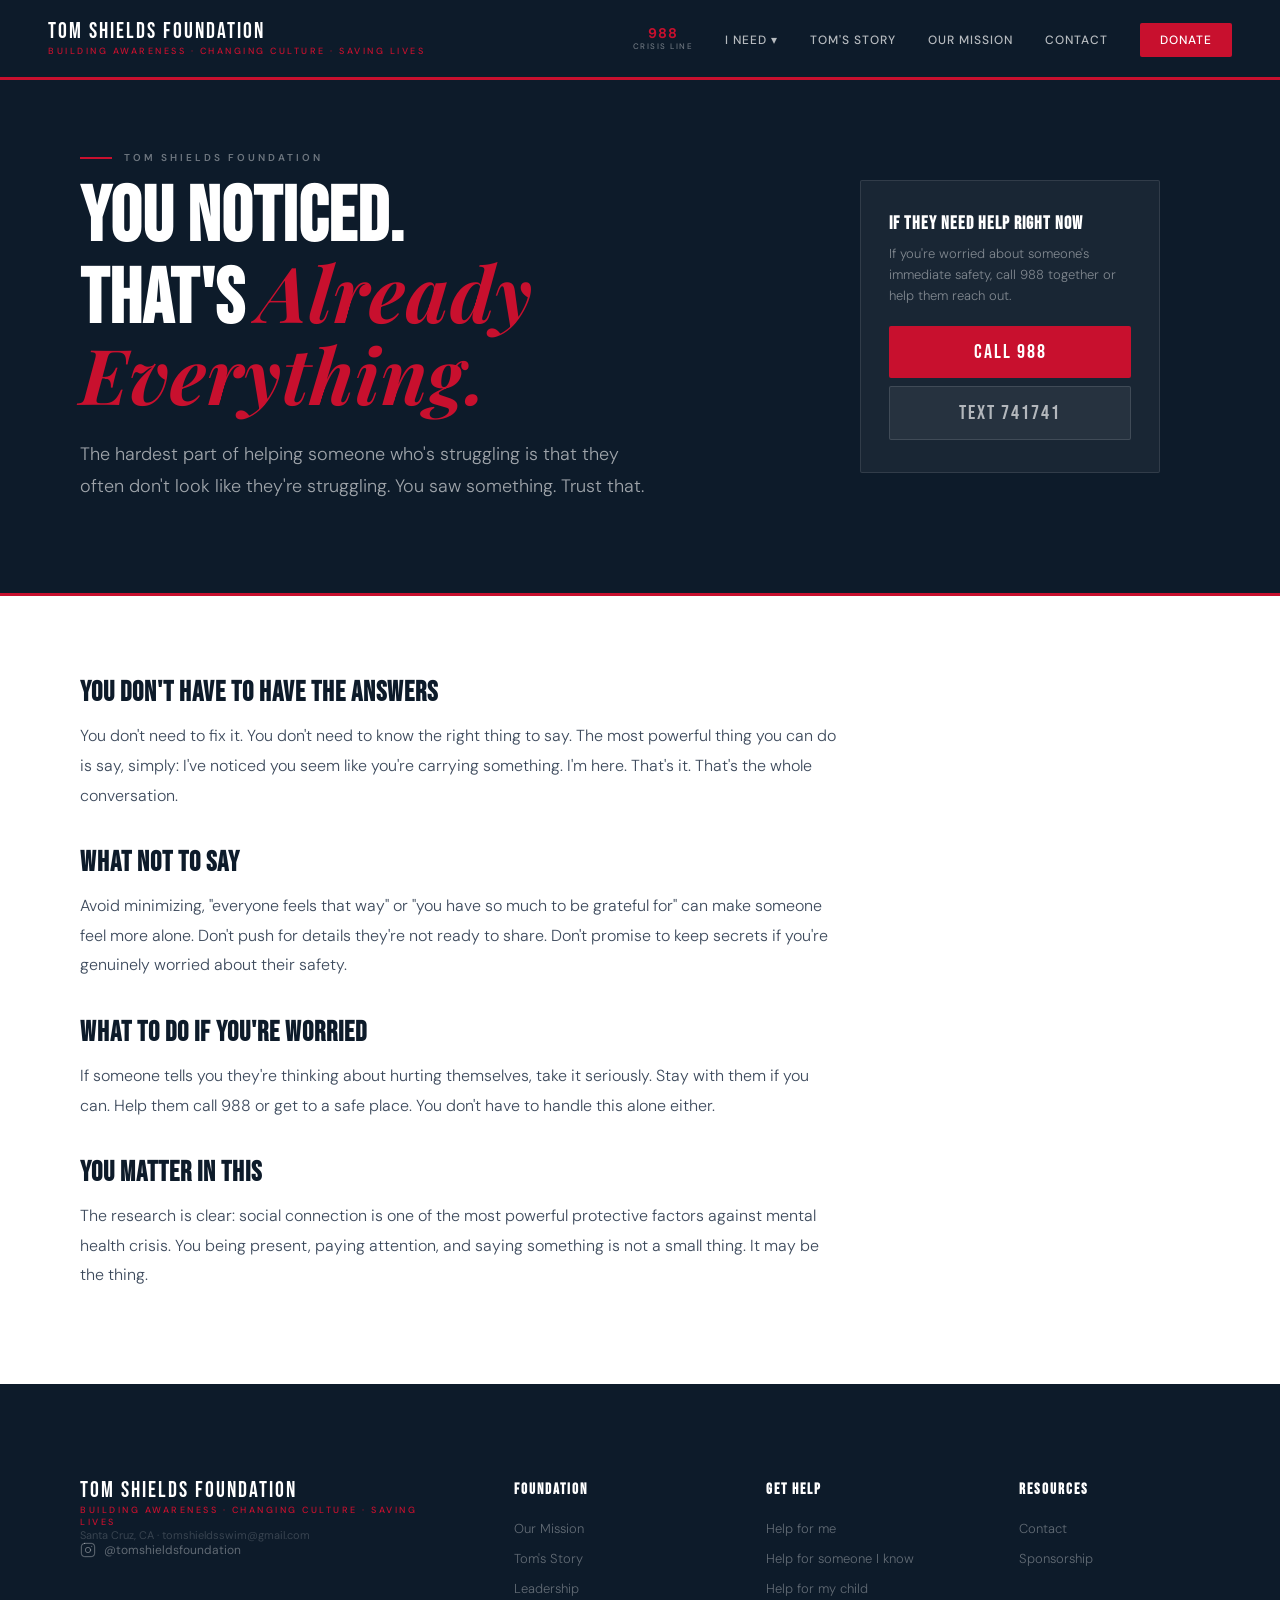
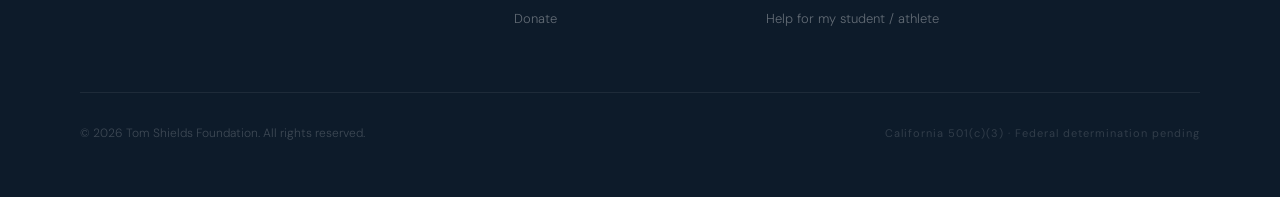
<file: help-someone.html>
<!DOCTYPE html>
<html lang="en">
<head>
<meta charset="UTF-8">
<meta name="viewport" content="width=device-width, initial-scale=1.0">
<meta name="description" content="You noticed something. That's already the hardest part. Resources for helping a friend or teammate who may be struggling.">
<meta property="og:title" content="Help for Someone I Know, Tom Shields Foundation">
<meta property="og:description" content="You don't need to have the answers. You just need to say something.">
<meta property="og:type" content="website">
<meta property="og:url" content="https://tomshieldsfoundation.org/help-someone.html">
<meta property="og:image" content="https://tomshieldsfoundation.org/tom-story.jpg">
<meta name="twitter:card" content="summary_large_image">
<meta name="twitter:title" content="Help for Someone I Know, Tom Shields Foundation">
<meta name="twitter:description" content="You don't need to have the answers. You just need to say something.">
<link href="https://fonts.googleapis.com/css2?family=Bebas+Neue&family=DM+Sans:wght@300;400;500;600&family=Playfair+Display:ital@1&display=swap" rel="stylesheet">
<link rel="icon" href="favicon.ico" type="image/x-icon">
<link rel="stylesheet" href="style.css">
<style>
  .resource-hero { background: var(--navy); padding: 140px 80px 80px; border-bottom: 3px solid var(--red); display: grid; grid-template-columns: 1fr 380px; gap: 48px; align-items: center; }
  .resource-hero-text { }
  @media (max-width: 900px) { .resource-hero { grid-template-columns: 1fr; padding: 110px 24px 56px; } }
  .resource-hero h1 { font-family: 'Bebas Neue', sans-serif; font-size: clamp(48px, 6vw, 80px); color: var(--white); line-height: 0.95; letter-spacing: 1px; margin-bottom: 20px; }
  .resource-hero h1 em { font-family: 'Playfair Display', serif; font-style: italic; color: var(--red); }
  .resource-hero p { font-size: 18px; color: rgba(255,255,255,0.6); line-height: 1.75; font-weight: 300; max-width: 580px; }
  .resource-body { background: var(--white); padding: 80px; display: grid; grid-template-columns: 1fr 300px; gap: 64px; align-items: start; max-width: 100%; }
  @media (max-width: 900px) { .resource-body { grid-template-columns: 1fr; } }
  .resource-body h2 { font-family: 'Bebas Neue', sans-serif; font-size: 28px; color: var(--navy); letter-spacing: 1px; margin: 36px 0 12px; }
  .resource-body h2:first-child { margin-top: 0; }
  .resource-body p { font-size: 16px; color: #3D4A5C; line-height: 1.85; font-weight: 300; margin-bottom: 14px; }
  .resource-body p strong { color: var(--navy); font-weight: 500; }
  .crisis-box { background: var(--navy); padding: 80px; border-top: 3px solid var(--red); }
  .crisis-box h2 { font-family: 'Bebas Neue', sans-serif; font-size: 32px; color: var(--white); letter-spacing: 1px; margin-bottom: 12px; }
  .crisis-box p { font-size: 15px; color: rgba(255,255,255,0.45); line-height: 1.7; font-weight: 300; max-width: 520px; margin-bottom: 32px; }
  .crisis-buttons { display: flex; gap: 14px; flex-wrap: wrap; }
  @media (max-width: 900px) {
    .resource-hero { padding: 110px 24px 56px; }
    .resource-body { padding: 56px 24px; }
    .crisis-box { padding: 56px 24px; }
  }
</style>
</head>
<body>
<title>Help for Someone I Know, Tom Shields Foundation</title>
<nav>
  <a href="index.html" class="nav-logo"><span class="nav-logo-name">Tom Shields Foundation</span><span class="nav-logo-tag">Building Awareness · Changing Culture · Saving Lives</span></a>
  <ul class="nav-links">
    <li><a href="tel:988" style="display:flex;flex-direction:column;gap:1px;align-items:center;"><span style="color:var(--red);font-weight:700;font-size:14px;letter-spacing:1px;line-height:1;">988</span><span style="color:rgba(255,255,255,0.4);font-size:8px;letter-spacing:1.5px;text-transform:uppercase;font-weight:500;">Crisis Line</span></a></li>
    <li class="nav-drop">
      <a href="#">I Need ▾</a>
      <div class="nav-drop-menu">
        <a href="help-me.html">Help for me</a>
        <a href="help-someone.html">Help for someone I know</a>
        <a href="help-my-child.html">Help for my child</a>
        <a href="help-my-athlete.html">Help for my student / athlete</a>
      </div>
    </li>
    <li><a href="story.html">Tom's Story</a></li>
    <li><a href="mission.html">Our Mission</a></li>
    <li><a href="contact.html">Contact</a></li>
    <li><a href="donate.html" class="nav-cta">Donate</a></li>
  </ul>
  <button class="nav-hamburger" id="hamburger" aria-label="Menu">
    <span></span><span></span><span></span>
  </button>
</nav>
<div class="nav-mobile" id="navMobile">
  <a href="tel:988" class="nav-mobile-crisis" style="text-decoration:none;">
    <div class="num">988</div>
    <div class="lbl">Crisis Line, Free &amp; Confidential</div>
  </a>
  <div class="nav-mobile-sub">
    <a href="help-me.html">Help for me</a>
    <a href="help-someone.html">Help for someone I know</a>
    <a href="help-my-child.html">Help for my child</a>
    <a href="help-my-athlete.html">Help for my student / athlete</a>
  </div>
  <a href="story.html">Tom's Story</a>
  <a href="mission.html">Our Mission</a>
  <a href="contact.html">Contact</a>
  <a href="donate.html" class="nav-cta">Donate</a>
</div>
<script>
  var btn = document.getElementById('hamburger');
  var menu = document.getElementById('navMobile');
  if (btn && menu) {
    btn.addEventListener('click', function() {
      btn.classList.toggle('open');
      menu.classList.toggle('open');
      document.body.style.overflow = menu.classList.contains('open') ? 'hidden' : '';
    });
    menu.querySelectorAll('a').forEach(function(a) {
      a.addEventListener('click', function() {
        btn.classList.remove('open');
        menu.classList.remove('open');
        document.body.style.overflow = '';
      });
    });
  }
</script>


<section class="resource-hero">
  <div class="resource-hero-text">
  <div class="eyebrow eyebrow-white"><div class="eyebrow-line"></div><span>Tom Shields Foundation</span></div>
  <h1>You Noticed.<br>That's <em>Already Everything.</em></h1>
  <p>The hardest part of helping someone who's struggling is that they often don't look like they're struggling. You saw something. Trust that.</p>
  </div>
  <div style="display:flex;flex-direction:column;justify-content:center;padding:40px;">
    <div style="background:rgba(255,255,255,0.05);border:1px solid rgba(255,255,255,0.1);border-radius:2px;padding:32px 28px;">
      <h4 style="font-family:'Bebas Neue',sans-serif;font-size:18px;color:var(--white);letter-spacing:1px;margin-bottom:10px;">If they need help right now</h4>
      <p style="font-size:13px;color:rgba(255,255,255,0.45);line-height:1.6;font-weight:300;margin-bottom:20px;">If you're worried about someone's immediate safety, call 988 together or help them reach out.</p>
      <div style="display:flex;flex-direction:column;gap:8px;">
        <a href="tel:988" style="background:var(--red);color:var(--white);padding:14px 20px;text-align:center;font-family:'Bebas Neue',sans-serif;font-size:20px;letter-spacing:2px;border-radius:2px;text-decoration:none;">Call 988</a>
        <a href="sms:741741" style="background:rgba(255,255,255,0.06);border:1px solid rgba(255,255,255,0.12);color:rgba(255,255,255,0.65);padding:14px 20px;text-align:center;font-family:'Bebas Neue',sans-serif;font-size:20px;letter-spacing:2px;border-radius:2px;text-decoration:none;">Text 741741</a>
      </div>
    </div>
  </div>
</section>

<section class="resource-body">
  <div>
    <h2>You don't have to have the answers</h2>
    <p>You don't need to fix it. You don't need to know the right thing to say. The most powerful thing you can do is say, simply: I've noticed you seem like you're carrying something. I'm here. That's it. That's the whole conversation.</p>
    <h2>What not to say</h2>
    <p>Avoid minimizing, "everyone feels that way" or "you have so much to be grateful for" can make someone feel more alone. Don't push for details they're not ready to share. Don't promise to keep secrets if you're genuinely worried about their safety.</p>
    <h2>What to do if you're worried</h2>
    <p>If someone tells you they're thinking about hurting themselves, take it seriously. Stay with them if you can. Help them call 988 or get to a safe place. You don't have to handle this alone either.</p>
    <h2>You matter in this</h2>
    <p>The research is clear: social connection is one of the most powerful protective factors against mental health crisis. You being present, paying attention, and saying something is not a small thing. It may be the thing.</p>
  </div>
  </div>
</section>

<footer>
  <div class="footer-grid">
    <div>
      <a href="index.html" class="nav-logo"><span class="nav-logo-name">Tom Shields Foundation</span><span class="nav-logo-tag">Building Awareness · Changing Culture · Saving Lives</span></a>
      <p class="footer-contact">Santa Cruz, CA · tomshieldsswim@gmail.com</p>
      <a href="https://instagram.com/tomshieldsfoundation" target="_blank" rel="noopener" style="display:inline-flex;align-items:center;gap:8px;color:rgba(255,255,255,0.35);font-size:12px;text-decoration:none;transition:color 0.2s;" onmouseover="this.style.color='rgba(255,255,255,0.8)'" onmouseout="this.style.color='rgba(255,255,255,0.35)'"><svg width="16" height="16" viewBox="0 0 24 24" fill="none" stroke="currentColor" stroke-width="1.5" stroke-linecap="round" stroke-linejoin="round"><rect x="2" y="2" width="20" height="20" rx="5" ry="5"/><circle cx="12" cy="12" r="4"/><circle cx="17.5" cy="6.5" r="1" fill="currentColor" stroke="none"/></svg>@tomshieldsfoundation</a>
    </div>
    <div class="footer-col"><h4>Foundation</h4><ul><li><a href="mission.html">Our Mission</a></li><li><a href="story.html">Tom's Story</a></li><li><a href="board.html">Leadership</a></li><li><a href="donate.html">Donate</a></li></ul></div>
    <div class="footer-col"><h4>Get Help</h4><ul><li><a href="help-me.html">Help for me</a></li><li><a href="help-someone.html">Help for someone I know</a></li><li><a href="help-my-child.html">Help for my child</a></li><li><a href="help-my-athlete.html">Help for my student / athlete</a></li></ul></div>
    <div class="footer-col"><h4>Resources</h4><ul><li><a href="contact.html">Contact</a></li><li><a href="sponsors.html">Sponsorship</a></li></ul></div>
  </div>
  <div class="footer-bottom">
    <span class="footer-copy">© 2026 Tom Shields Foundation. All rights reserved.</span>
    <span class="footer-501">California 501(c)(3) · Federal determination pending</span>
  </div>
</footer>
</body>
</html>
</file>
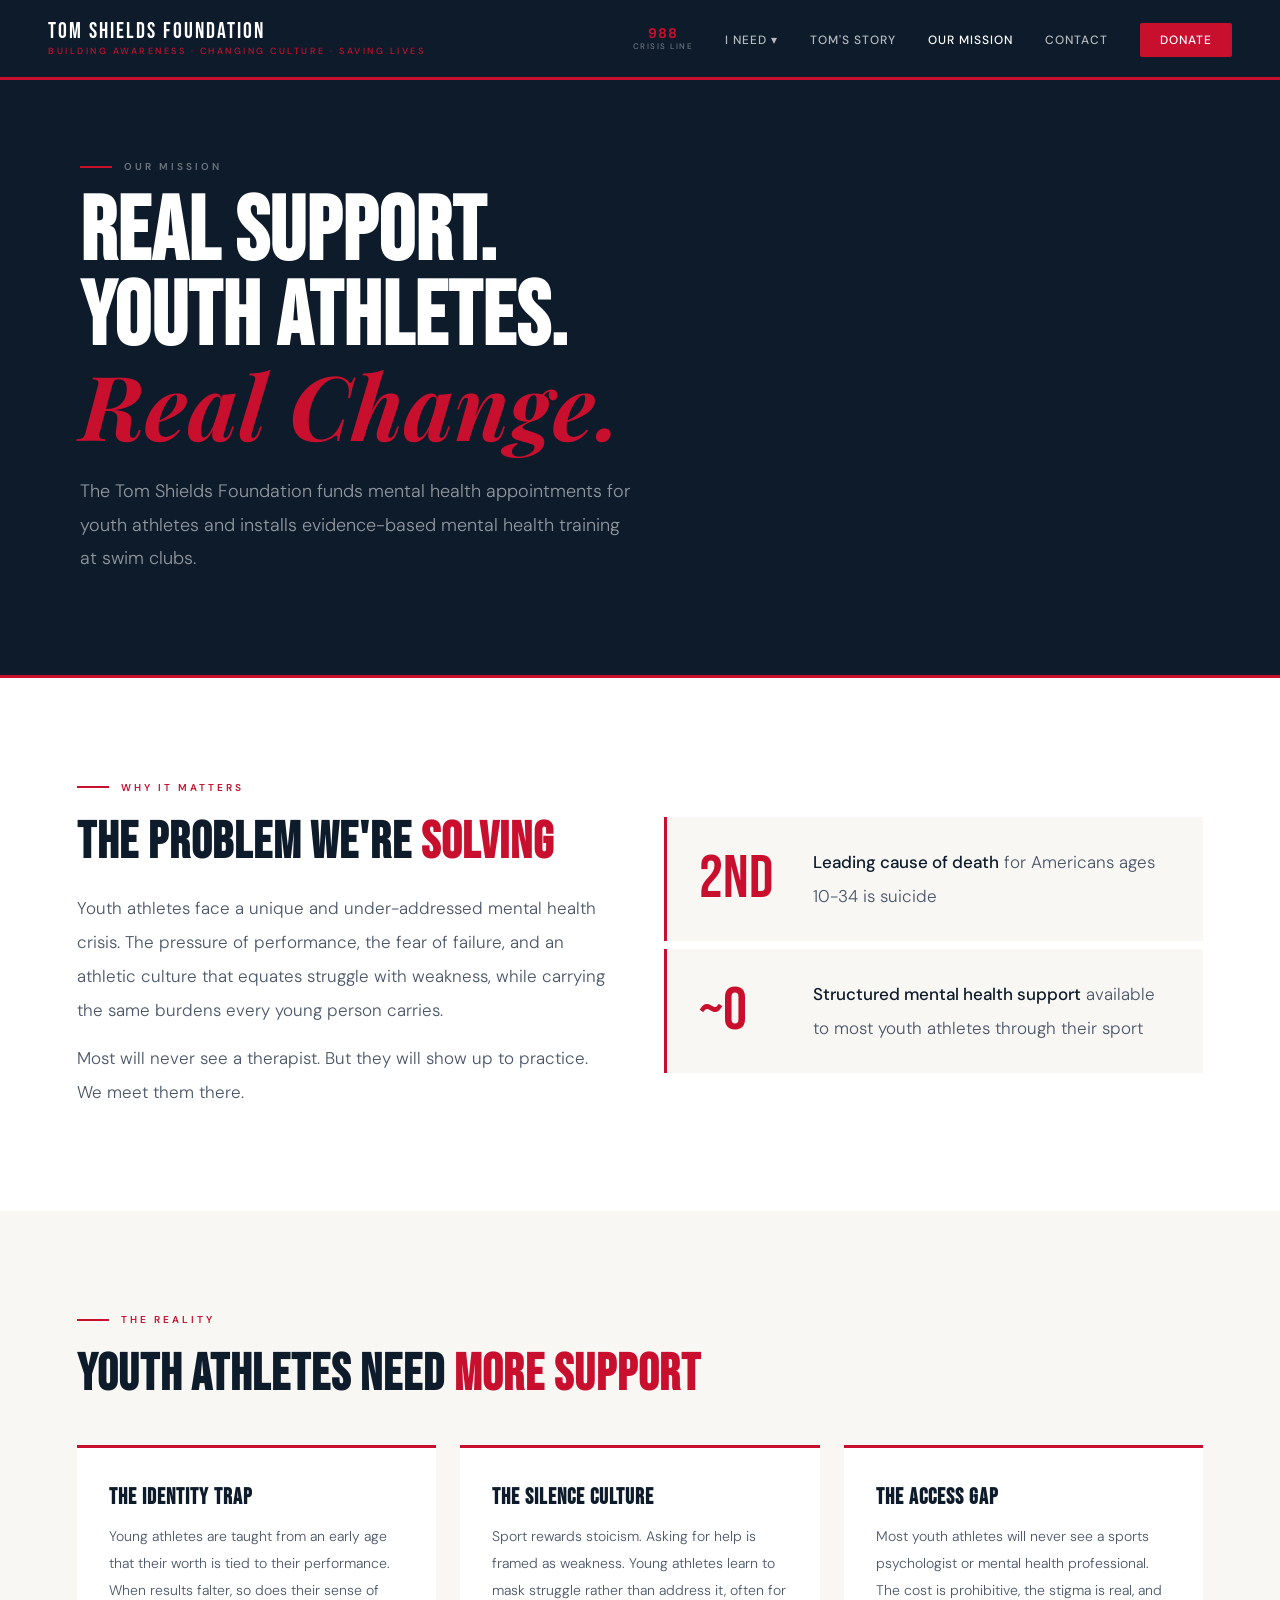
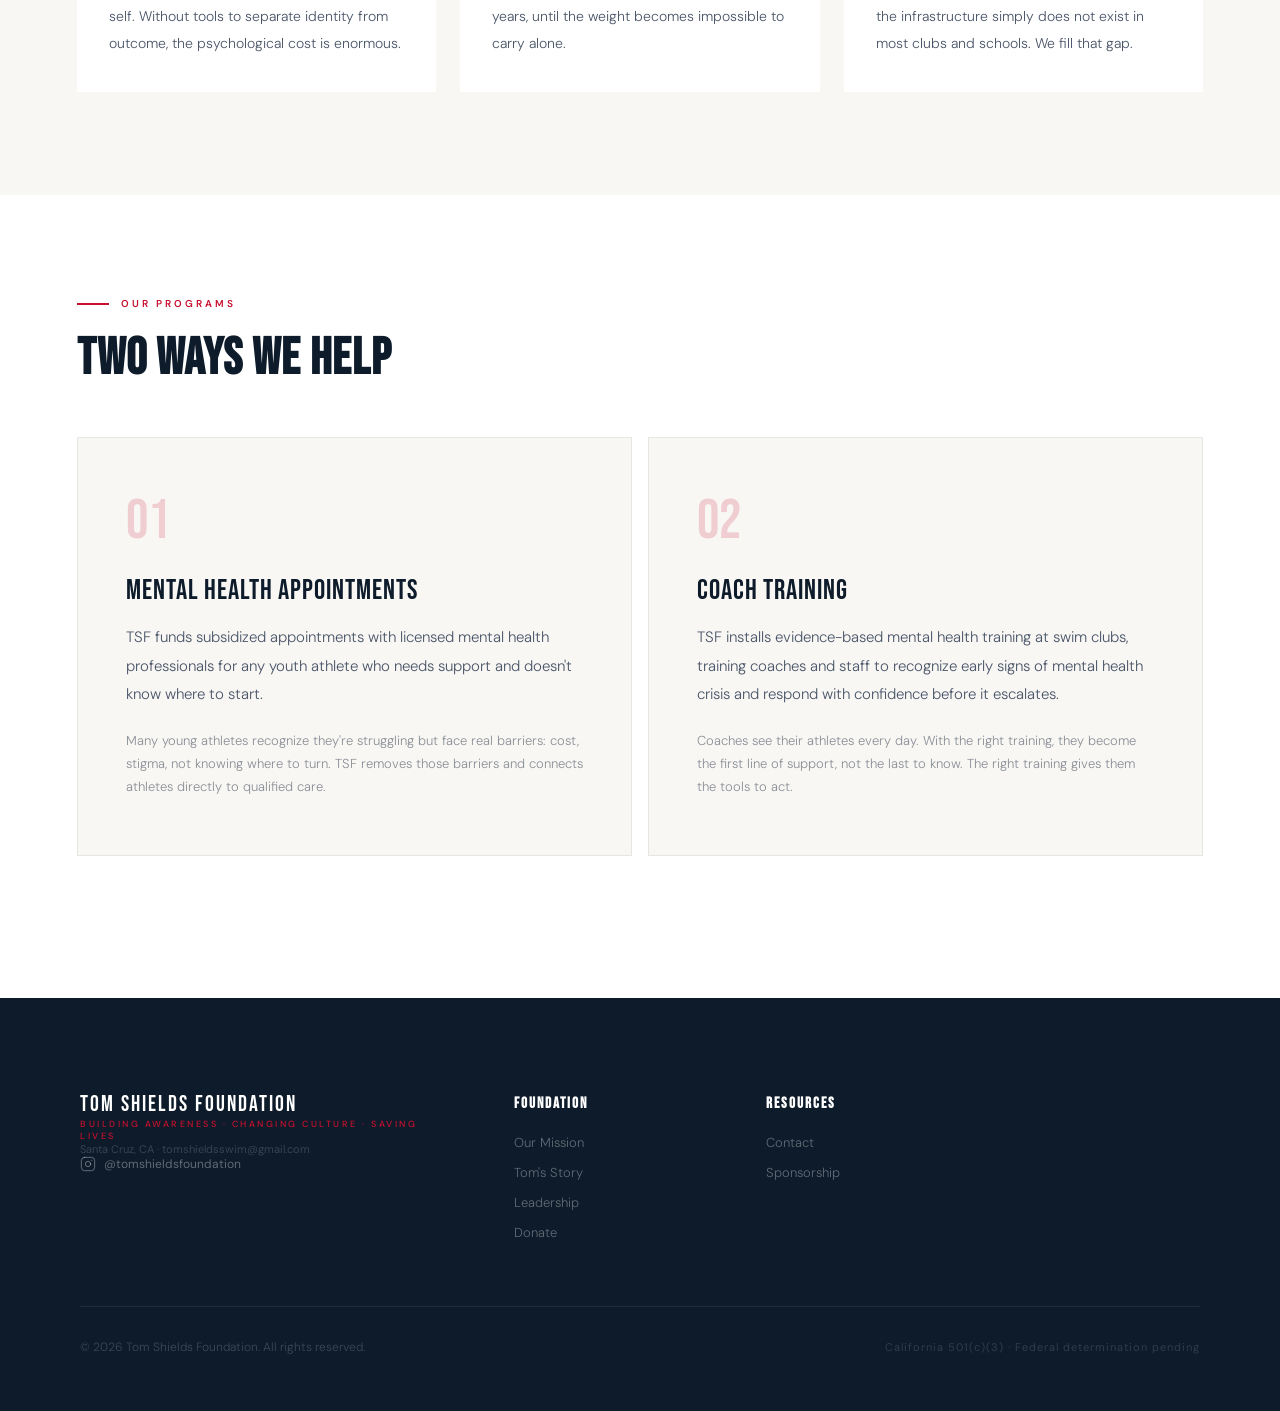
<file: mission.html>
<!DOCTYPE html>
<html lang="en">
<head>
<meta charset="UTF-8">
<meta name="viewport" content="width=device-width, initial-scale=1.0">
<meta name="description" content="TSF funds mental health appointments for youth athletes and installs evidence-based mental health training at swim clubs nationwide.">
<meta property="og:title" content="Our Mission, Tom Shields Foundation">
<meta property="og:description" content="We put mental health support inside the sports programs young athletes are already in, before they're in crisis.">
<meta property="og:type" content="website">
<meta property="og:url" content="https://tomshieldsfoundation.org/mission.html">
<meta property="og:image" content="https://tomshieldsfoundation.org/tom-story.jpg">
<meta name="twitter:card" content="summary_large_image">
<meta name="twitter:title" content="Our Mission, Tom Shields Foundation">
<meta name="twitter:description" content="We put mental health support inside the sports programs young athletes are already in, before they're in crisis.">
<title>Our Mission, Tom Shields Foundation</title>
<link href="https://fonts.googleapis.com/css2?family=Bebas+Neue&family=DM+Sans:wght@300;400;500;600&family=Playfair+Display:ital@1&display=swap" rel="stylesheet">
<link rel="icon" href="favicon.ico" type="image/x-icon">
<link rel="stylesheet" href="style.css">
</head>
<body>
<nav>
  <a href="index.html" class="nav-logo"><span class="nav-logo-name">Tom Shields Foundation</span><span class="nav-logo-tag">Building Awareness · Changing Culture · Saving Lives</span></a>
  <ul class="nav-links">
    <li><a href="tel:988" style="display:flex;flex-direction:column;gap:1px;align-items:center;"><span style="color:var(--red);font-weight:700;font-size:14px;letter-spacing:1px;line-height:1;">988</span><span style="color:rgba(255,255,255,0.4);font-size:8px;letter-spacing:1.5px;text-transform:uppercase;font-weight:500;">Crisis Line</span></a></li>
    <li class="nav-drop">
      <a href="#">I Need ▾</a>
      <div class="nav-drop-menu">
        <a href="help-me.html">Help for me</a>
        <a href="help-someone.html">Help for someone I know</a>
        <a href="help-my-child.html">Help for my child</a>
        <a href="help-my-athlete.html">Help for my student / athlete</a>
      </div>
    </li>
    <li><a href="story.html">Tom's Story</a></li>
    <li><a href="mission.html" class="active">Our Mission</a></li>
    <li><a href="contact.html">Contact</a></li>
    <li><a href="donate.html" class="nav-cta">Donate</a></li>
  </ul>
  <button class="nav-hamburger" id="hamburger" aria-label="Menu">
    <span></span><span></span><span></span>
  </button>
</nav>
<div class="nav-mobile" id="navMobile">
  <a href="tel:988" class="nav-mobile-crisis" style="text-decoration:none;">
    <div class="num">988</div>
    <div class="lbl">Crisis Line, Free &amp; Confidential</div>
  </a>
  <div class="nav-mobile-sub">
    <a href="help-me.html">Help for me</a>
    <a href="help-someone.html">Help for someone I know</a>
    <a href="help-my-child.html">Help for my child</a>
    <a href="help-my-athlete.html">Help for my student / athlete</a>
  </div>
  <a href="story.html">Tom's Story</a>
  <a href="mission.html">Our Mission</a>
  <a href="contact.html">Contact</a>
  <a href="donate.html" class="nav-cta">Donate</a>
</div>
<script>
  var btn = document.getElementById('hamburger');
  var menu = document.getElementById('navMobile');
  if (btn && menu) {
    btn.addEventListener('click', function() {
      btn.classList.toggle('open');
      menu.classList.toggle('open');
      document.body.style.overflow = menu.classList.contains('open') ? 'hidden' : '';
    });
    menu.querySelectorAll('a').forEach(function(a) {
      a.addEventListener('click', function() {
        btn.classList.remove('open');
        menu.classList.remove('open');
        document.body.style.overflow = '';
      });
    });
  }
</script>


<section class="page-hero">
  <div class="eyebrow eyebrow-white anim anim-1"><div class="eyebrow-line"></div><span>Our Mission</span></div>
  <h1 class="anim anim-2">Real Support.<br>Youth Athletes.<br><em>Real Change.</em></h1>
  <p class="anim anim-3">The Tom Shields Foundation funds mental health appointments for youth athletes and installs evidence-based mental health training at swim clubs.</p>
</section>
<section style="background:var(--white);padding:clamp(48px,8vw,120px) clamp(24px,6vw,80px);display:grid;grid-template-columns:repeat(auto-fit,minmax(280px,1fr));gap:48px;align-items:center;">
  <div>
    <div class="eyebrow"><div class="eyebrow-line"></div><span>Why It Matters</span></div>
    <h2 style="font-family:'Bebas Neue',sans-serif;font-size:clamp(36px,4vw,54px);color:var(--navy);letter-spacing:1px;margin-bottom:18px;">The Problem We're <span style="color:var(--red)">Solving</span></h2>
    <p class="body-text">Youth athletes face a unique and under-addressed mental health crisis. The pressure of performance, the fear of failure, and an athletic culture that equates struggle with weakness, while carrying the same burdens every young person carries.</p>
    <p class="body-text">Most will never see a therapist. But they will show up to practice. We meet them there.</p>
  </div>
  <div style="display:flex;flex-direction:column;gap:8px;">
    <div style="background:var(--off-white);padding:28px 32px;border-left:3px solid var(--red);display:flex;align-items:center;gap:24px;"><div style="font-family:'Bebas Neue',sans-serif;font-size:60px;color:var(--red);line-height:1;flex-shrink:0;min-width:90px;">2nd</div><div class="body-text"><strong>Leading cause of death</strong> for Americans ages 10-34 is suicide</div></div>
    <div style="background:var(--off-white);padding:28px 32px;border-left:3px solid var(--red);display:flex;align-items:center;gap:24px;"><div style="font-family:'Bebas Neue',sans-serif;font-size:60px;color:var(--red);line-height:1;flex-shrink:0;min-width:90px;">~0</div><div class="body-text"><strong>Structured mental health support</strong> available to most youth athletes through their sport</div></div>
    
  </div>
</section>
<section style="background:var(--off-white);padding:clamp(48px,8vw,120px) clamp(24px,6vw,80px);">
  <div class="eyebrow"><div class="eyebrow-line"></div><span>The Reality</span></div>
  <h2 style="font-family:'Bebas Neue',sans-serif;font-size:clamp(36px,4vw,54px);color:var(--navy);letter-spacing:1px;margin-bottom:40px;">Youth Athletes Need <span style="color:var(--red)">More Support</span></h2>
  <div style="display:grid;grid-template-columns:repeat(auto-fit,minmax(240px,1fr));gap:24px;">
    <div style="background:var(--white);padding:36px 32px;border-top:3px solid var(--red);">
      <h3 style="font-family:'Bebas Neue',sans-serif;font-size:22px;color:var(--navy);letter-spacing:1px;margin-bottom:12px;">The Identity Trap</h3>
      <p style="font-size:14px;color:#4A5568;line-height:1.9;font-weight:300;">Young athletes are taught from an early age that their worth is tied to their performance. When results falter, so does their sense of self. Without tools to separate identity from outcome, the psychological cost is enormous.</p>
    </div>
    <div style="background:var(--white);padding:36px 32px;border-top:3px solid var(--red);">
      <h3 style="font-family:'Bebas Neue',sans-serif;font-size:22px;color:var(--navy);letter-spacing:1px;margin-bottom:12px;">The Silence Culture</h3>
      <p style="font-size:14px;color:#4A5568;line-height:1.9;font-weight:300;">Sport rewards stoicism. Asking for help is framed as weakness. Young athletes learn to mask struggle rather than address it, often for years, until the weight becomes impossible to carry alone.</p>
    </div>
    <div style="background:var(--white);padding:36px 32px;border-top:3px solid var(--red);">
      <h3 style="font-family:'Bebas Neue',sans-serif;font-size:22px;color:var(--navy);letter-spacing:1px;margin-bottom:12px;">The Access Gap</h3>
      <p style="font-size:14px;color:#4A5568;line-height:1.9;font-weight:300;">Most youth athletes will never see a sports psychologist or mental health professional. The cost is prohibitive, the stigma is real, and the infrastructure simply does not exist in most clubs and schools. We fill that gap.</p>
    </div>
  </div>
</section>
<section style="background:var(--white);padding:clamp(48px,8vw,120px) clamp(24px,6vw,80px);" id="programs">
  <div class="eyebrow"><div class="eyebrow-line"></div><span>Our Programs</span></div>
  <h2 style="font-family:'Bebas Neue',sans-serif;font-size:clamp(36px,4vw,60px);color:var(--navy);letter-spacing:1px;margin-bottom:12px;">Two Ways We Help</h2>
  <p style="font-size:15px;color:rgba(255,255,255,0.4);line-height:1.85;font-weight:300;max-width:540px;margin-bottom:48px;"></p>
  <div style="display:grid;grid-template-columns:repeat(auto-fit,minmax(280px,1fr));gap:16px;margin-bottom:40px;">
    <div style="background:var(--off-white);border:1px solid var(--light-gray);padding:56px 48px;">
      <div style="font-family:'Bebas Neue',sans-serif;font-size:56px;color:rgba(200,16,46,0.18);line-height:1;margin-bottom:24px;">01</div>
      <div style="font-family:'Bebas Neue',sans-serif;font-size:28px;color:var(--navy);letter-spacing:1px;margin-bottom:16px;">Mental Health Appointments</div>
      <p style="font-size:15px;color:#4A5568;line-height:1.9;font-weight:300;margin-bottom:20px;">TSF funds subsidized appointments with licensed mental health professionals for any youth athlete who needs support and doesn't know where to start.</p>
      <p style="font-size:13px;color:var(--gray);line-height:1.8;font-weight:300;">Many young athletes recognize they're struggling but face real barriers: cost, stigma, not knowing where to turn. TSF removes those barriers and connects athletes directly to qualified care.</p>
    </div>
    <div style="background:var(--off-white);border:1px solid var(--light-gray);padding:56px 48px;">
      <div style="font-family:'Bebas Neue',sans-serif;font-size:56px;color:rgba(200,16,46,0.18);line-height:1;margin-bottom:24px;">02</div>
      <div style="font-family:'Bebas Neue',sans-serif;font-size:28px;color:var(--navy);letter-spacing:1px;margin-bottom:16px;">Coach Training</div>
      <p style="font-size:15px;color:#4A5568;line-height:1.9;font-weight:300;margin-bottom:20px;">TSF installs evidence-based mental health training at swim clubs, training coaches and staff to recognize early signs of mental health crisis and respond with confidence before it escalates.</p>
      <p style="font-size:13px;color:var(--gray);line-height:1.8;font-weight:300;">Coaches see their athletes every day. With the right training, they become the first line of support, not the last to know. The right training gives them the tools to act.</p>
    </div>
  </div>
</section>

<footer>
  <div class="footer-grid">
    <div>
      <a href="index.html" class="nav-logo"><span class="nav-logo-name">Tom Shields Foundation</span><span class="nav-logo-tag">Building Awareness · Changing Culture · Saving Lives</span></a>
      <p class="footer-contact">Santa Cruz, CA · tomshieldsswim@gmail.com</p>
      <a href="https://instagram.com/tomshieldsfoundation" target="_blank" rel="noopener" style="display:inline-flex;align-items:center;gap:8px;color:rgba(255,255,255,0.35);font-size:12px;text-decoration:none;transition:color 0.2s;" onmouseover="this.style.color='rgba(255,255,255,0.8)'" onmouseout="this.style.color='rgba(255,255,255,0.35)'"><svg width="16" height="16" viewBox="0 0 24 24" fill="none" stroke="currentColor" stroke-width="1.5" stroke-linecap="round" stroke-linejoin="round"><rect x="2" y="2" width="20" height="20" rx="5" ry="5"/><circle cx="12" cy="12" r="4"/><circle cx="17.5" cy="6.5" r="1" fill="currentColor" stroke="none"/></svg>@tomshieldsfoundation</a>
    </div>
    <div class="footer-col"><h4>Foundation</h4><ul><li><a href="mission.html">Our Mission</a></li><li><a href="story.html">Tom's Story</a></li><li><a href="board.html">Leadership</a></li><li><a href="donate.html">Donate</a></li></ul></div>
    <div class="footer-col"><h4>Resources</h4><ul><li><a href="contact.html">Contact</a></li><li><a href="sponsors.html">Sponsorship</a></li></ul></div>
  </div>
  <div class="footer-bottom"><span class="footer-copy">© 2026 Tom Shields Foundation. All rights reserved.</span><span class="footer-501">California 501(c)(3) · Federal determination pending</span></div>
</footer>
</body>
</html>
</file>
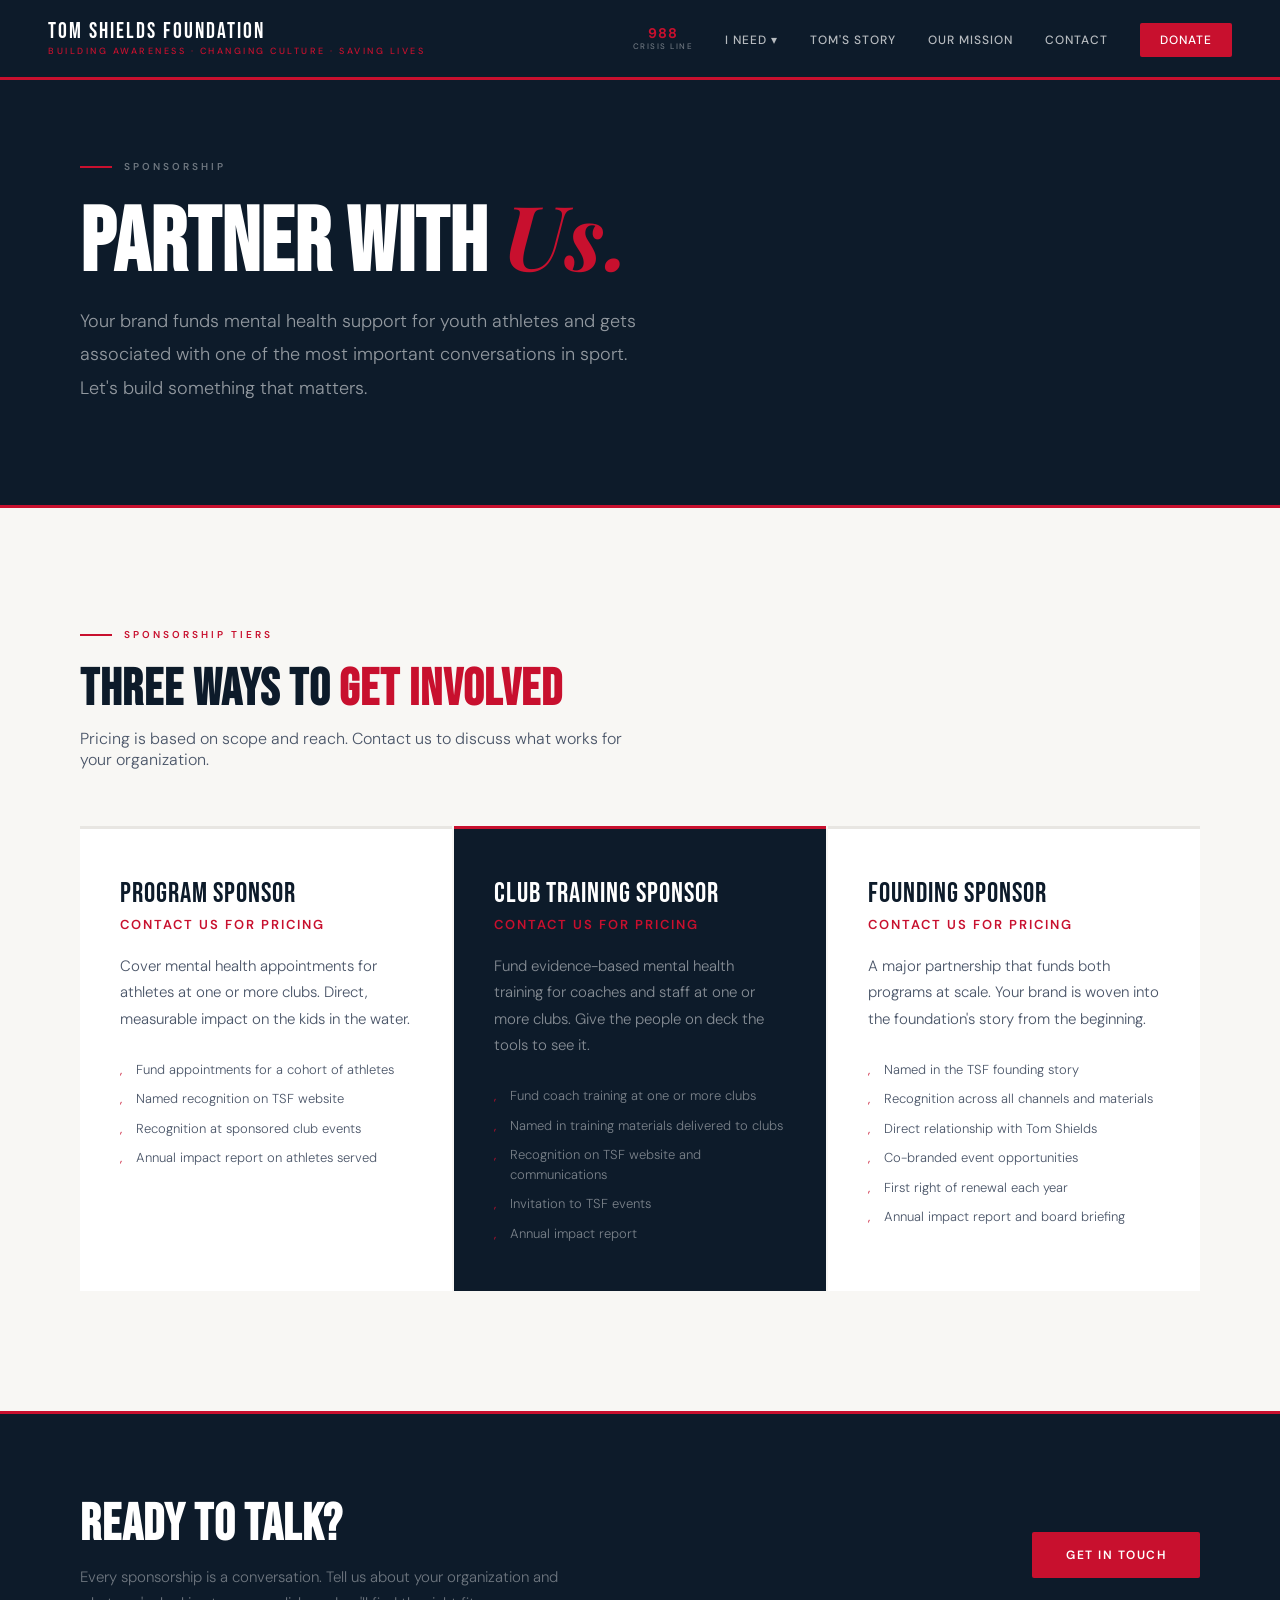
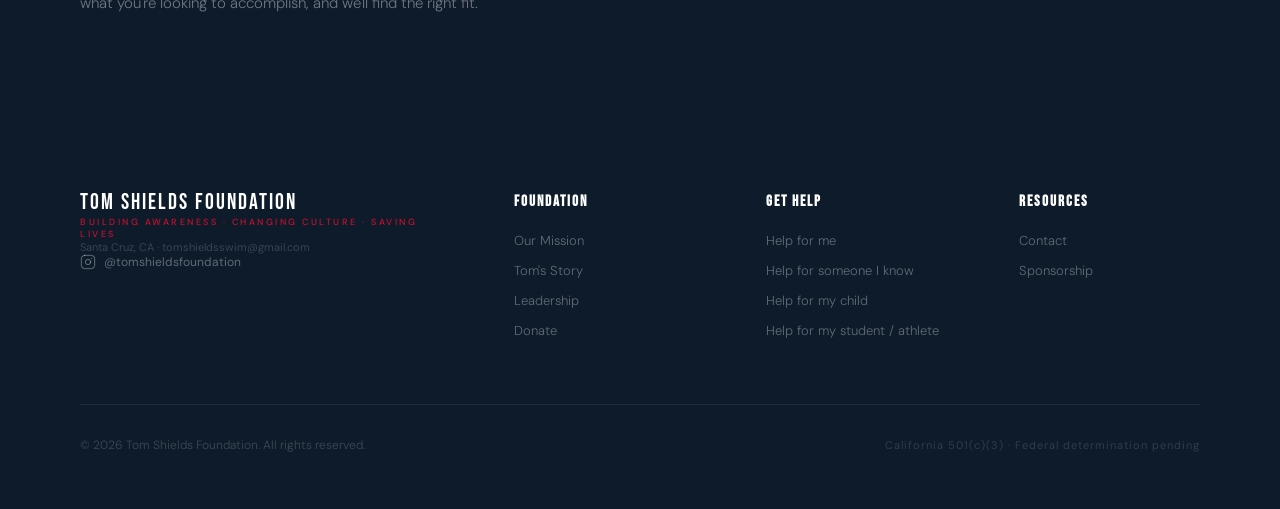
<file: sponsors.html>
<!DOCTYPE html>
<html lang="en">
<head>
<meta charset="UTF-8">
<meta name="viewport" content="width=device-width, initial-scale=1.0">
<meta name="description" content="Partner with the Tom Shields Foundation. Sponsor mental health programs for youth athletes and associate your brand with one of the most important conversations in sport.">
<meta property="og:title" content="Sponsorship, Tom Shields Foundation">
<meta property="og:description" content="Fund mental health support for youth athletes. Three tiers, all impact.">
<meta property="og:type" content="website">
<meta property="og:url" content="https://tomshieldsfoundation.org/sponsors.html">
<meta property="og:image" content="https://tomshieldsfoundation.org/tom-story.jpg">
<meta name="twitter:card" content="summary_large_image">
<meta name="twitter:title" content="Sponsorship, Tom Shields Foundation">
<meta name="twitter:description" content="Fund mental health support for youth athletes. Three tiers, all impact.">
<title>Sponsorship, Tom Shields Foundation</title>
<link href="https://fonts.googleapis.com/css2?family=Bebas+Neue&family=DM+Sans:wght@300;400;500;600&family=Playfair+Display:ital@1&display=swap" rel="stylesheet">
<link rel="icon" href="favicon.ico" type="image/x-icon">
<link rel="stylesheet" href="style.css">
<style>
  .tiers { background: var(--off-white); padding: 120px 80px; }
  .tiers-grid { display: grid; grid-template-columns: repeat(3, 1fr); gap: 2px; margin-top: 56px; }
  .tier-card { background: var(--white); padding: 48px 40px; border-top: 3px solid var(--light-gray); }
  .tier-card.featured { background: var(--navy); border-top-color: var(--red); }
  .tier-name { font-family: 'Bebas Neue', sans-serif; font-size: 28px; color: var(--navy); letter-spacing: 1px; margin-bottom: 6px; }
  .tier-card.featured .tier-name { color: var(--white); }
  .tier-price { font-size: 13px; color: var(--red); letter-spacing: 2px; text-transform: uppercase; font-weight: 600; margin-bottom: 20px; }
  .tier-desc { font-size: 15px; color: #4A5568; line-height: 1.75; font-weight: 300; margin-bottom: 28px; }
  .tier-card.featured .tier-desc { color: rgba(255,255,255,0.5); }
  .tier-perks { list-style: none; display: flex; flex-direction: column; gap: 10px; }
  .tier-perks li { font-size: 13px; color: #4A5568; font-weight: 300; padding-left: 16px; position: relative; line-height: 1.5; }
  .tier-perks li::before { content: ', '; position: absolute; left: 0; color: var(--red); }
  .tier-card.featured .tier-perks li { color: rgba(255,255,255,0.45); }
  .sponsor-cta { background: var(--navy); padding: 80px; display: flex; align-items: center; justify-content: space-between; gap: 40px; flex-wrap: wrap; border-top: 3px solid var(--red); }
  .sponsor-cta h2 { font-family: 'Bebas Neue', sans-serif; font-size: clamp(32px, 4vw, 52px); color: var(--white); letter-spacing: 1px; margin-bottom: 10px; }
  .sponsor-cta p { font-size: 15px; color: rgba(255,255,255,0.4); font-weight: 300; max-width: 480px; line-height: 1.7; }
  @media (max-width: 900px) {
    .tiers { padding: 64px 24px; }
    .tiers-grid { grid-template-columns: 1fr; }
    .sponsor-cta { padding: 56px 24px; flex-direction: column; }
  }
</style>
</head>
<body>

<nav>
  <a href="index.html" class="nav-logo"><span class="nav-logo-name">Tom Shields Foundation</span><span class="nav-logo-tag">Building Awareness · Changing Culture · Saving Lives</span></a>
  <ul class="nav-links">
    <li><a href="tel:988" style="display:flex;flex-direction:column;gap:1px;align-items:center;"><span style="color:var(--red);font-weight:700;font-size:14px;letter-spacing:1px;line-height:1;">988</span><span style="color:rgba(255,255,255,0.4);font-size:8px;letter-spacing:1.5px;text-transform:uppercase;font-weight:500;">Crisis Line</span></a></li>
    <li class="nav-drop">
      <a href="#">I Need ▾</a>
      <div class="nav-drop-menu">
        <a href="help-me.html">Help for me</a>
        <a href="help-someone.html">Help for someone I know</a>
        <a href="help-my-child.html">Help for my child</a>
        <a href="help-my-athlete.html">Help for my student / athlete</a>
      </div>
    </li>
    <li><a href="story.html">Tom's Story</a></li>
    <li><a href="mission.html">Our Mission</a></li>
    <li><a href="contact.html">Contact</a></li>
    <li><a href="donate.html" class="nav-cta">Donate</a></li>
  </ul>
  <button class="nav-hamburger" id="hamburger" aria-label="Menu">
    <span></span><span></span><span></span>
  </button>
</nav>
<div class="nav-mobile" id="navMobile">
  <a href="tel:988" class="nav-mobile-crisis" style="text-decoration:none;">
    <div class="num">988</div>
    <div class="lbl">Crisis Line, Free &amp; Confidential</div>
  </a>
  <div class="nav-mobile-sub">
    <a href="help-me.html">Help for me</a>
    <a href="help-someone.html">Help for someone I know</a>
    <a href="help-my-child.html">Help for my child</a>
    <a href="help-my-athlete.html">Help for my student / athlete</a>
  </div>
  <a href="story.html">Tom's Story</a>
  <a href="mission.html">Our Mission</a>
  <a href="contact.html">Contact</a>
  <a href="donate.html" class="nav-cta">Donate</a>
</div>
<script>
  var btn = document.getElementById('hamburger');
  var menu = document.getElementById('navMobile');
  if (btn && menu) {
    btn.addEventListener('click', function() {
      btn.classList.toggle('open');
      menu.classList.toggle('open');
      document.body.style.overflow = menu.classList.contains('open') ? 'hidden' : '';
    });
    menu.querySelectorAll('a').forEach(function(a) {
      a.addEventListener('click', function() {
        btn.classList.remove('open');
        menu.classList.remove('open');
        document.body.style.overflow = '';
      });
    });
  }
</script>


<section class="page-hero">
  <div class="eyebrow eyebrow-white"><div class="eyebrow-line"></div><span>Sponsorship</span></div>
  <h1>Partner With <em>Us.</em></h1>
  <p>Your brand funds mental health support for youth athletes and gets associated with one of the most important conversations in sport. Let's build something that matters.</p>
</section>

<section class="tiers">
  <div class="eyebrow"><div class="eyebrow-line"></div><span>Sponsorship Tiers</span></div>
  <h2 style="font-family:'Bebas Neue',sans-serif;font-size:clamp(36px,4vw,56px);color:var(--navy);letter-spacing:1px;margin-bottom:8px;">Three Ways to <span style="color:var(--red);">Get Involved</span></h2>
  <p style="font-size:16px;color:#4A5568;font-weight:300;max-width:560px;">Pricing is based on scope and reach. Contact us to discuss what works for your organization.</p>

  <div class="tiers-grid">

    <div class="tier-card">
      <div class="tier-name">Program Sponsor</div>
      <div class="tier-price">Contact Us for Pricing</div>
      <p class="tier-desc">Cover mental health appointments for athletes at one or more clubs. Direct, measurable impact on the kids in the water.</p>
      <ul class="tier-perks">
        <li>Fund appointments for a cohort of athletes</li>
        <li>Named recognition on TSF website</li>
        <li>Recognition at sponsored club events</li>
        <li>Annual impact report on athletes served</li>
      </ul>
    </div>

    <div class="tier-card featured">
      <div class="tier-name">Club Training Sponsor</div>
      <div class="tier-price">Contact Us for Pricing</div>
      <p class="tier-desc">Fund evidence-based mental health training for coaches and staff at one or more clubs. Give the people on deck the tools to see it.</p>
      <ul class="tier-perks">
        <li>Fund coach training at one or more clubs</li>
        <li>Named in training materials delivered to clubs</li>
        <li>Recognition on TSF website and communications</li>
        <li>Invitation to TSF events</li>
        <li>Annual impact report</li>
      </ul>
    </div>

    <div class="tier-card">
      <div class="tier-name">Founding Sponsor</div>
      <div class="tier-price">Contact Us for Pricing</div>
      <p class="tier-desc">A major partnership that funds both programs at scale. Your brand is woven into the foundation's story from the beginning.</p>
      <ul class="tier-perks">
        <li>Named in the TSF founding story</li>
        <li>Recognition across all channels and materials</li>
        <li>Direct relationship with Tom Shields</li>
        <li>Co-branded event opportunities</li>
        <li>First right of renewal each year</li>
        <li>Annual impact report and board briefing</li>
      </ul>
    </div>

  </div>
</section>

<section class="sponsor-cta">
  <div>
    <h2>Ready to Talk?</h2>
    <p>Every sponsorship is a conversation. Tell us about your organization and what you're looking to accomplish, and we'll find the right fit.</p>
  </div>
  <a href="contact.html" class="btn btn-red" style="flex-shrink:0;">Get in Touch</a>
</section>

<footer>
  <div class="footer-grid">
    <div>
      <a href="index.html" class="nav-logo"><span class="nav-logo-name">Tom Shields Foundation</span><span class="nav-logo-tag">Building Awareness · Changing Culture · Saving Lives</span></a>
      <p class="footer-contact">Santa Cruz, CA · tomshieldsswim@gmail.com</p>
      <a href="https://instagram.com/tomshieldsfoundation" target="_blank" rel="noopener" style="display:inline-flex;align-items:center;gap:8px;color:rgba(255,255,255,0.35);font-size:12px;text-decoration:none;transition:color 0.2s;" onmouseover="this.style.color='rgba(255,255,255,0.8)'" onmouseout="this.style.color='rgba(255,255,255,0.35)'"><svg width="16" height="16" viewBox="0 0 24 24" fill="none" stroke="currentColor" stroke-width="1.5" stroke-linecap="round" stroke-linejoin="round"><rect x="2" y="2" width="20" height="20" rx="5" ry="5"/><circle cx="12" cy="12" r="4"/><circle cx="17.5" cy="6.5" r="1" fill="currentColor" stroke="none"/></svg>@tomshieldsfoundation</a>
    </div>
    <div class="footer-col"><h4>Foundation</h4><ul><li><a href="mission.html">Our Mission</a></li><li><a href="story.html">Tom's Story</a></li><li><a href="board.html">Leadership</a></li><li><a href="donate.html">Donate</a></li></ul></div>
    <div class="footer-col"><h4>Get Help</h4><ul><li><a href="help-me.html">Help for me</a></li><li><a href="help-someone.html">Help for someone I know</a></li><li><a href="help-my-child.html">Help for my child</a></li><li><a href="help-my-athlete.html">Help for my student / athlete</a></li></ul></div>
    <div class="footer-col"><h4>Resources</h4><ul><li><a href="contact.html">Contact</a></li><li><a href="sponsors.html">Sponsorship</a></li></ul></div>
  </div>
  <div class="footer-bottom">
    <span class="footer-copy">© 2026 Tom Shields Foundation. All rights reserved.</span>
    <span class="footer-501">California 501(c)(3) · Federal determination pending</span>
  </div>
</footer>

</body>
</html>
</file>
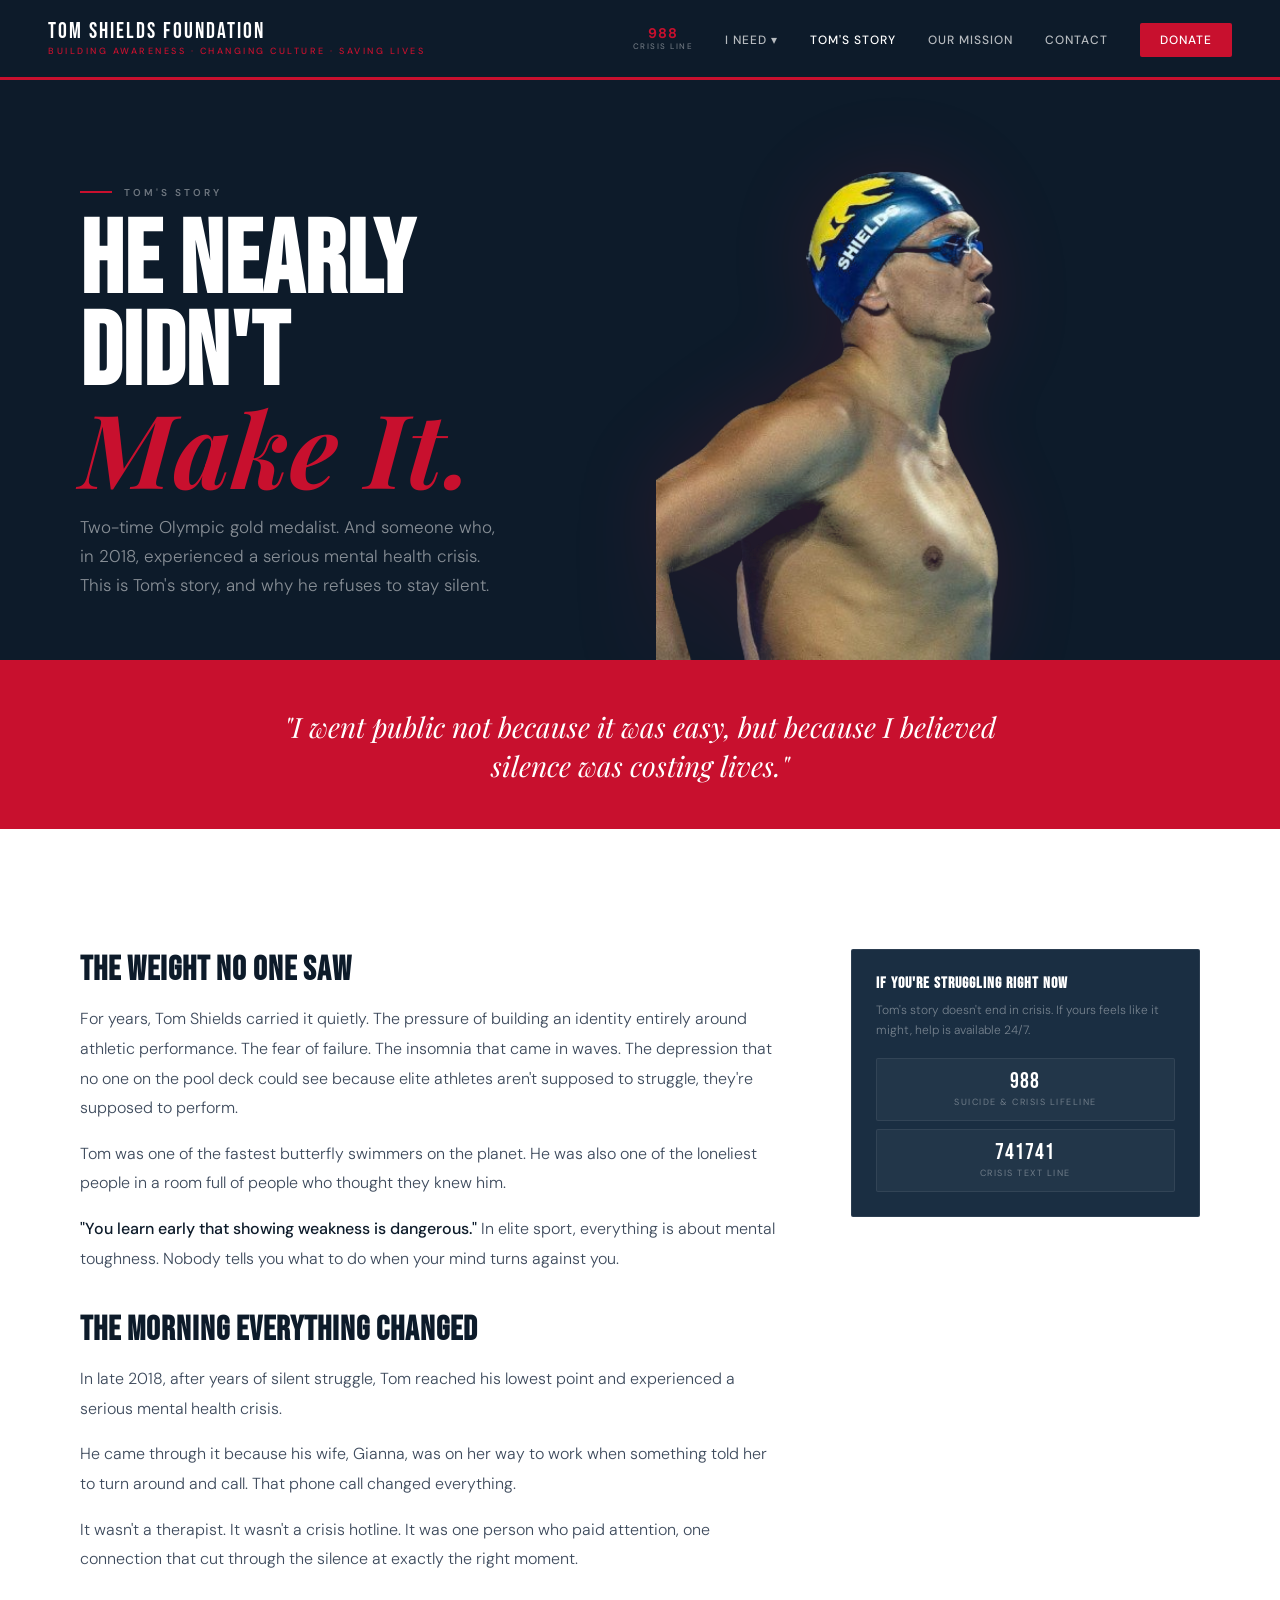
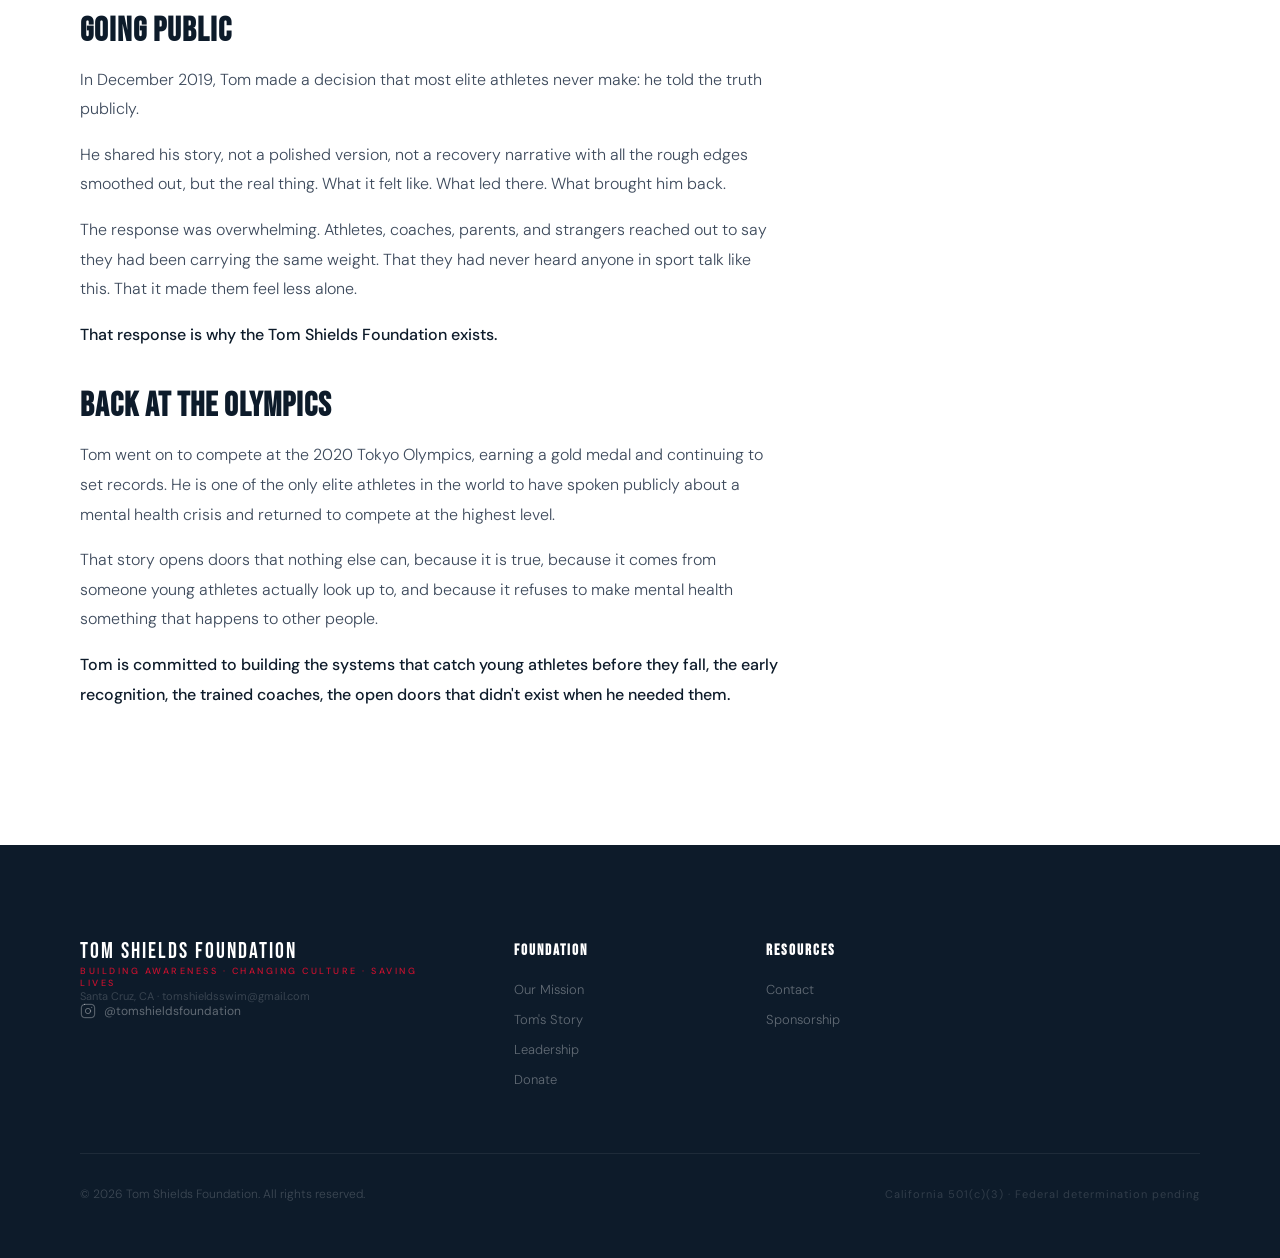
<file: story.html>
<!DOCTYPE html>
<html lang="en">
<head>
<meta charset="UTF-8">
<meta name="viewport" content="width=device-width, initial-scale=1.0">
<meta name="description" content="Tom Shields is a two-time Olympic gold medalist who went public about his mental health crisis in 2019. This is his story, and why he founded the Tom Shields Foundation.">
<meta property="og:title" content="Tom's Story, Tom Shields Foundation">
<meta property="og:description" content="Two-time Olympic gold medalist. Someone who nearly didn't make it. And someone who refuses to stay silent.">
<meta property="og:type" content="website">
<meta property="og:url" content="https://tomshieldsfoundation.org/story.html">
<meta property="og:image" content="https://tomshieldsfoundation.org/tom-story.jpg">
<meta name="twitter:card" content="summary_large_image">
<meta name="twitter:title" content="Tom's Story, Tom Shields Foundation">
<meta name="twitter:description" content="Two-time Olympic gold medalist. Someone who nearly didn't make it. And someone who refuses to stay silent.">
<title>Tom's Story, Tom Shields Foundation</title>
<link href="https://fonts.googleapis.com/css2?family=Bebas+Neue&family=DM+Sans:wght@300;400;500;600&family=Playfair+Display:ital@1&display=swap" rel="stylesheet">
<link rel="icon" href="favicon.ico" type="image/x-icon">
<link rel="stylesheet" href="style.css">
<style>
  .story-hero { background: var(--navy); padding: 140px 80px 0; display: grid; grid-template-columns: 1fr 1fr; gap: 80px; align-items: end; border-bottom: 3px solid var(--red); overflow: hidden; }
  .story-hero h1 { font-family: 'Bebas Neue', sans-serif; font-size: clamp(64px, 8vw, 108px); color: var(--white); line-height: 0.9; letter-spacing: 1px; margin-bottom: 20px; }
  .story-hero h1 em { font-family: 'Playfair Display', serif; font-style: italic; color: var(--red); display: block; }
  .story-hero-lead { font-size: 17px; color: rgba(255,255,255,0.5); line-height: 1.7; font-weight: 300; max-width: 420px; padding-bottom: 60px; }
  .story-hero-img { background: transparent; min-height: 480px; display: flex; align-items: flex-end; justify-content: center; position: relative; overflow: visible; }
  .story-hero-img img { width: auto; height: 520px; object-fit: contain; display: block; filter: drop-shadow(0 0 40px rgba(200,16,46,0.15)); }
  .story-hero-img span { font-family: 'Bebas Neue', sans-serif; font-size: 12px; letter-spacing: 3px; color: rgba(255,255,255,0.12); }

  .pull-quote { background: var(--red); padding: 44px 80px; }
  .pull-quote blockquote { font-family: 'Playfair Display', serif; font-style: italic; font-size: clamp(18px, 2.2vw, 28px); color: var(--white); line-height: 1.4; max-width: 780px; margin: 0 auto; text-align: center; }

  .narrative { background: var(--white); padding: 120px 80px; display: grid; grid-template-columns: 2fr 1fr; gap: 72px; align-items: start; }
  .narrative-body h2 { font-family: 'Bebas Neue', sans-serif; font-size: 34px; color: var(--navy); letter-spacing: 1px; margin: 36px 0 14px; }
  .narrative-body h2:first-child { margin-top: 0; }
  .narrative-body p { font-size: 16px; color: #3D4A5C; line-height: 1.85; font-weight: 300; margin-bottom: 16px; }
  .narrative-body p strong { color: var(--navy); font-weight: 500; }

  .narrative-sidebar { position: sticky; top: 100px; }
  .sidebar-stat { background: var(--off-white); border-left: 3px solid var(--red); padding: 24px 20px; margin-bottom: 14px; border-radius: 0 2px 2px 0; }
  .sidebar-stat .num { font-family: 'Bebas Neue', sans-serif; font-size: 48px; color: var(--red); line-height: 1; margin-bottom: 4px; }
  .sidebar-stat .lbl { font-size: 13px; color: var(--gray); line-height: 1.5; font-weight: 300; }
  .sidebar-cta { background: var(--navy); padding: 28px 24px; border-radius: 2px; margin-top: 6px; }
  .sidebar-cta p { font-size: 13px; color: rgba(255,255,255,0.45); line-height: 1.6; font-weight: 300; margin-bottom: 18px; }

  .crisis { background: var(--navy); padding: 56px 80px; border-top: 3px solid var(--red); }
  .crisis-inner { display: flex; align-items: center; justify-content: space-between; gap: 40px; flex-wrap: wrap; }
  .crisis h3 { font-family: 'Bebas Neue', sans-serif; font-size: 26px; color: var(--white); letter-spacing: 1px; margin-bottom: 8px; }
  .crisis p { font-size: 14px; color: rgba(255,255,255,0.4); font-weight: 300; max-width: 380px; line-height: 1.6; }
  .crisis-numbers { display: flex; gap: 16px; flex-wrap: wrap; }
  .crisis-num { background: rgba(255,255,255,0.05); border: 1px solid rgba(255,255,255,0.08); padding: 16px 22px; border-radius: 2px; text-align: center; }
  .crisis-num .hotline { font-family: 'Bebas Neue', sans-serif; font-size: 26px; color: var(--white); letter-spacing: 1px; margin-bottom: 4px; }
  .crisis-num .hotline-name { font-size: 10px; color: rgba(255,255,255,0.3); letter-spacing: 1.5px; text-transform: uppercase; }

  .bridge { background: var(--off-white); padding: 120px 80px; display: grid; grid-template-columns: 1fr 1fr; gap: 72px; align-items: center; }
  .bridge h2 { font-family: 'Bebas Neue', sans-serif; font-size: clamp(36px, 4vw, 56px); color: var(--navy); letter-spacing: 1px; margin-bottom: 18px; }
  .bridge h2 span { color: var(--red); }
  .bridge-img { background: var(--navy); aspect-ratio: 4/3; border-radius: 2px; display: flex; align-items: center; justify-content: center; }
  .bridge-img span { font-family: 'Bebas Neue', sans-serif; font-size: 12px; letter-spacing: 3px; color: rgba(255,255,255,0.12); }
  .bridge-actions { display: flex; gap: 14px; flex-wrap: wrap; margin-top: 24px; }

  @media (max-width: 900px) {
    .story-hero { grid-template-columns: 1fr; padding: 120px 24px 0; }
    .story-hero-lead { padding-bottom: 40px; }
    .story-hero-img { min-height: 280px; }
    .pull-quote { padding: 44px 24px; }
    .narrative { grid-template-columns: 1fr; padding: 60px 24px; }
    .narrative-sidebar { position: static; }
    .crisis { padding: 48px 24px; }
    .bridge { grid-template-columns: 1fr; padding: 60px 24px; }
  }

  .narrative-sidebar { position: sticky; top: 100px; }
  .crisis-sticky { background: var(--navy-mid); border: 1px solid rgba(255,255,255,0.08); border-radius: 2px; padding: 24px; }
  .crisis-sticky h4 { font-family: 'Bebas Neue', sans-serif; font-size: 16px; color: var(--white); letter-spacing: 1px; margin-bottom: 8px; }
  .crisis-sticky p { font-size: 12px; color: rgba(255,255,255,0.4); line-height: 1.6; font-weight: 300; margin-bottom: 18px; }
  .crisis-sticky-nums { display: flex; flex-direction: column; gap: 8px; }
  .crisis-sticky-num { background: rgba(255,255,255,0.04); border: 1px solid rgba(255,255,255,0.07); padding: 12px 16px; border-radius: 2px; text-align: center; text-decoration: none; display: block; transition: background 0.2s; }
  .crisis-sticky-num:hover { background: rgba(255,255,255,0.08); }
  .crisis-sticky-num .hotline { font-family: 'Bebas Neue', sans-serif; font-size: 22px; color: var(--white); letter-spacing: 1px; line-height: 1; margin-bottom: 3px; }
  .crisis-sticky-num .hotline-name { font-size: 9px; color: rgba(255,255,255,0.35); letter-spacing: 1.5px; text-transform: uppercase; }

  @media (max-width: 900px) {
    .story-hero { grid-template-columns: 1fr; padding: 110px 24px 0; gap: 32px; }
    .story-hero-img { min-height: 340px; }
    .story-hero-img img { height: 340px; width: auto; max-width: 100%; }
    .story-hero-lead { padding-bottom: 32px; }
    .narrative { grid-template-columns: 1fr; padding: 56px 24px; gap: 40px; }
    .pull-quote { padding: 32px 24px; }
  }
</style>
</head>
<body>

<nav>
  <a href="index.html" class="nav-logo"><span class="nav-logo-name">Tom Shields Foundation</span><span class="nav-logo-tag">Building Awareness · Changing Culture · Saving Lives</span></a>
  <ul class="nav-links">
    <li><a href="tel:988" style="display:flex;flex-direction:column;gap:1px;align-items:center;"><span style="color:var(--red);font-weight:700;font-size:14px;letter-spacing:1px;line-height:1;">988</span><span style="color:rgba(255,255,255,0.4);font-size:8px;letter-spacing:1.5px;text-transform:uppercase;font-weight:500;">Crisis Line</span></a></li>
    <li class="nav-drop">
      <a href="#">I Need ▾</a>
      <div class="nav-drop-menu">
        <a href="help-me.html">Help for me</a>
        <a href="help-someone.html">Help for someone I know</a>
        <a href="help-my-child.html">Help for my child</a>
        <a href="help-my-athlete.html">Help for my student / athlete</a>
      </div>
    </li>
    <li><a href="story.html" class="active">Tom's Story</a></li>
    <li><a href="mission.html">Our Mission</a></li>
    <li><a href="contact.html">Contact</a></li>
    <li><a href="donate.html" class="nav-cta">Donate</a></li>
  </ul>
  <button class="nav-hamburger" id="hamburger" aria-label="Menu">
    <span></span><span></span><span></span>
  </button>
</nav>
<div class="nav-mobile" id="navMobile">
  <a href="tel:988" class="nav-mobile-crisis" style="text-decoration:none;">
    <div class="num">988</div>
    <div class="lbl">Crisis Line, Free &amp; Confidential</div>
  </a>
  <div class="nav-mobile-sub">
    <a href="help-me.html">Help for me</a>
    <a href="help-someone.html">Help for someone I know</a>
    <a href="help-my-child.html">Help for my child</a>
    <a href="help-my-athlete.html">Help for my student / athlete</a>
  </div>
  <a href="story.html">Tom's Story</a>
  <a href="mission.html">Our Mission</a>
  <a href="contact.html">Contact</a>
  <a href="donate.html" class="nav-cta">Donate</a>
</div>
<script>
  var btn = document.getElementById('hamburger');
  var menu = document.getElementById('navMobile');
  if (btn && menu) {
    btn.addEventListener('click', function() {
      btn.classList.toggle('open');
      menu.classList.toggle('open');
      document.body.style.overflow = menu.classList.contains('open') ? 'hidden' : '';
    });
    menu.querySelectorAll('a').forEach(function(a) {
      a.addEventListener('click', function() {
        btn.classList.remove('open');
        menu.classList.remove('open');
        document.body.style.overflow = '';
      });
    });
  }
</script>


<section class="story-hero">
  <div>
    <div class="eyebrow eyebrow-white anim anim-1"><div class="eyebrow-line"></div><span>Tom's Story</span></div>
    <h1 class="anim anim-2">He Nearly<br>Didn't<br><em>Make It.</em></h1>
    <p class="story-hero-lead anim anim-3">Two-time Olympic gold medalist. And someone who, in 2018, experienced a serious mental health crisis. This is Tom's story, and why he refuses to stay silent.</p>
  </div>
  <div class="story-hero-img anim anim-2"><img src="tom-cutout.png" alt="Tom Shields"></div>
</section>

<div class="pull-quote">
  <blockquote>"I went public not because it was easy, but because I believed silence was costing lives."</blockquote>
</div>

<section class="narrative">
  <div class="narrative-body">
    <h2>The Weight No One Saw</h2>
    <p>For years, Tom Shields carried it quietly. The pressure of building an identity entirely around athletic performance. The fear of failure. The insomnia that came in waves. The depression that no one on the pool deck could see because elite athletes aren't supposed to struggle, they're supposed to perform.</p>
    <p>Tom was one of the fastest butterfly swimmers on the planet. He was also one of the loneliest people in a room full of people who thought they knew him.</p>
    <p><strong>"You learn early that showing weakness is dangerous."</strong> In elite sport, everything is about mental toughness. Nobody tells you what to do when your mind turns against you.</p>

    <h2>The Morning Everything Changed</h2>
    <p>In late 2018, after years of silent struggle, Tom reached his lowest point and experienced a serious mental health crisis.</p>
    <p>He came through it because his wife, Gianna, was on her way to work when something told her to turn around and call. That phone call changed everything.</p>
    <p>It wasn't a therapist. It wasn't a crisis hotline. It was one person who paid attention, one connection that cut through the silence at exactly the right moment.</p>

    <h2>Going Public</h2>
    <p>In December 2019, Tom made a decision that most elite athletes never make: he told the truth publicly.</p>
    <p>He shared his story, not a polished version, not a recovery narrative with all the rough edges smoothed out, but the real thing. What it felt like. What led there. What brought him back.</p>
    <p>The response was overwhelming. Athletes, coaches, parents, and strangers reached out to say they had been carrying the same weight. That they had never heard anyone in sport talk like this. That it made them feel less alone.</p>
    <p><strong>That response is why the Tom Shields Foundation exists.</strong></p>

    <h2>Back at the Olympics</h2>
    <p>Tom went on to compete at the 2020 Tokyo Olympics, earning a gold medal and continuing to set records. He is one of the only elite athletes in the world to have spoken publicly about a mental health crisis and returned to compete at the highest level.</p>
    <p>That story opens doors that nothing else can, because it is true, because it comes from someone young athletes actually look up to, and because it refuses to make mental health something that happens to other people.</p>
    <p><strong>Tom is committed to building the systems that catch young athletes before they fall, the early recognition, the trained coaches, the open doors that didn't exist when he needed them.</strong></p>
  </div>
  </div>
  <div class="narrative-sidebar">
    <div class="crisis-sticky">
      <h4>If You're Struggling Right Now</h4>
      <p>Tom's story doesn't end in crisis. If yours feels like it might, help is available 24/7.</p>
      <div class="crisis-sticky-nums">
        <a href="tel:988" class="crisis-sticky-num">
          <div class="hotline">988</div>
          <div class="hotline-name">Suicide &amp; Crisis Lifeline</div>
        </a>
        <a href="sms:741741" class="crisis-sticky-num">
          <div class="hotline">741741</div>
          <div class="hotline-name">Crisis Text Line</div>
        </a>
      </div>
    </div>
  </div>
</section>

<footer>
  <div class="footer-grid">
    <div>
      <a href="index.html" class="nav-logo"><span class="nav-logo-name">Tom Shields Foundation</span><span class="nav-logo-tag">Building Awareness · Changing Culture · Saving Lives</span></a>
      <p class="footer-contact">Santa Cruz, CA · tomshieldsswim@gmail.com</p>
      <a href="https://instagram.com/tomshieldsfoundation" target="_blank" rel="noopener" style="display:inline-flex;align-items:center;gap:8px;color:rgba(255,255,255,0.35);font-size:12px;text-decoration:none;transition:color 0.2s;" onmouseover="this.style.color='rgba(255,255,255,0.8)'" onmouseout="this.style.color='rgba(255,255,255,0.35)'"><svg width="16" height="16" viewBox="0 0 24 24" fill="none" stroke="currentColor" stroke-width="1.5" stroke-linecap="round" stroke-linejoin="round"><rect x="2" y="2" width="20" height="20" rx="5" ry="5"/><circle cx="12" cy="12" r="4"/><circle cx="17.5" cy="6.5" r="1" fill="currentColor" stroke="none"/></svg>@tomshieldsfoundation</a>
    </div>
    <div class="footer-col"><h4>Foundation</h4><ul><li><a href="mission.html">Our Mission</a></li><li><a href="story.html">Tom's Story</a></li><li><a href="board.html">Leadership</a></li><li><a href="donate.html">Donate</a></li></ul></div>
    <div class="footer-col"><h4>Resources</h4><ul><li><a href="contact.html">Contact</a></li><li><a href="sponsors.html">Sponsorship</a></li></ul></div>
  </div>
  <div class="footer-bottom"><span class="footer-copy">© 2026 Tom Shields Foundation. All rights reserved.</span><span class="footer-501">California 501(c)(3) · Federal determination pending</span></div>
</footer>
</body>
</html>
</file>
<file: style.css>
@import url('https://fonts.googleapis.com/css2?family=Bebas+Neue&family=DM+Sans:wght@300;400;500;600&family=Playfair+Display:ital@1&display=swap');

*, *::before, *::after { box-sizing: border-box; margin: 0; padding: 0; }

:root {
  --red: #C8102E;
  --red-dark: #9B0D24;
  --navy: #0D1B2A;
  --navy-mid: #1A2E42;
  --white: #FFFFFF;
  --off-white: #F8F7F4;
  --gray: #8A8F96;
  --light-gray: #E8E6E2;
}

html { scroll-behavior: smooth; }
body { font-family: 'DM Sans', sans-serif; background: var(--white); color: var(--navy); overflow-x: hidden; }

/* ── NAV ── */
nav {
  position: fixed; top: 0; left: 0; right: 0; z-index: 200;
  height: 80px; background: var(--navy); border-bottom: 3px solid var(--red);
  display: flex; align-items: center; justify-content: space-between; padding: 0 48px;
}
.nav-logo { text-decoration: none; display: flex; flex-direction: column; gap: 2px; }
.nav-logo-name { font-family: 'Bebas Neue', sans-serif; font-size: 22px; color: var(--white); letter-spacing: 2px; line-height: 1; }
.nav-logo-tag { font-size: 9px; color: var(--red); letter-spacing: 2.5px; text-transform: uppercase; font-weight: 500; }
.nav-links { display: flex; gap: 32px; list-style: none; align-items: center; }
.nav-links a { color: rgba(255,255,255,0.7); text-decoration: none; font-size: 12px; letter-spacing: 1px; text-transform: uppercase; font-weight: 500; transition: color 0.2s; }
.nav-links a:hover, .nav-links a.active { color: var(--white); }
.nav-cta { background: var(--red) !important; color: var(--white) !important; padding: 9px 20px; border-radius: 2px; transition: background 0.2s !important; }
.nav-cta:hover { background: var(--red-dark) !important; }

/* Dropdown */
.nav-drop { position: relative; }
.nav-drop-menu {
  display: none; position: absolute; top: 100%; left: -16px;
  background: var(--navy); border-top: 2px solid var(--red); min-width: 220px;
  flex-direction: column; z-index: 300; box-shadow: 0 8px 24px rgba(0,0,0,0.3);
  padding-top: 8px;
}
/* invisible bridge so mouse can travel from link to menu without losing hover */
.nav-drop::after {
  content: ''; position: absolute; top: 100%; left: -16px; right: -16px; height: 12px;
}
.nav-drop:hover .nav-drop-menu { display: flex; }
.nav-drop > a { padding: 8px 16px; margin: -8px -16px; }
.nav-links li.nav-drop .nav-drop-menu a {
  padding: 13px 20px; font-size: 13px; color: rgba(255,255,255,0.6);
  text-decoration: none; display: block;
  text-transform: none; letter-spacing: 0; font-weight: 400;
  transition: background 0.15s, color 0.15s; line-height: 1.3;
}
.nav-links li.nav-drop .nav-drop-menu a:hover { background: rgba(255,255,255,0.05); color: var(--white); }

/* ── BUTTONS ── */
.btn { display: inline-block; padding: 15px 34px; font-size: 12px; letter-spacing: 1.5px; text-transform: uppercase; font-weight: 600; border-radius: 2px; text-decoration: none; cursor: pointer; border: none; font-family: 'DM Sans', sans-serif; transition: background 0.2s, transform 0.2s, border-color 0.2s; }
.btn:hover { transform: translateY(-1px); }
.btn-red { background: var(--red); color: var(--white); }
.btn-red:hover { background: var(--red-dark); }
.btn-outline-dark { background: transparent; color: var(--navy); border: 1.5px solid var(--light-gray); }
.btn-outline-dark:hover { border-color: var(--navy); }
.btn-outline-white { background: transparent; color: var(--white); border: 1.5px solid rgba(255,255,255,0.3); }
.btn-outline-white:hover { border-color: var(--white); }

/* ── COMMON ── */
.eyebrow { display: flex; align-items: center; gap: 12px; margin-bottom: 18px; }
.eyebrow-line { width: 32px; height: 2px; background: var(--red); flex-shrink: 0; }
.eyebrow span { font-size: 10px; letter-spacing: 3px; text-transform: uppercase; color: var(--red); font-weight: 600; }
.eyebrow-white span { color: rgba(255,255,255,0.4); }

.h-display { font-family: 'Bebas Neue', sans-serif; letter-spacing: 1px; line-height: 1; }
.body-text { font-size: 17px; color: #4A5568; line-height: 2; font-weight: 300; }
.body-text + .body-text { margin-top: 14px; }
.body-text strong { color: var(--navy); font-weight: 500; }

/* ── PAGE HERO (inner pages) ── */
.page-hero { background: var(--navy); padding: 160px 80px 100px; border-bottom: 3px solid var(--red); }
.page-hero h1 { font-family: 'Bebas Neue', sans-serif; font-size: clamp(56px, 7vw, 96px); color: var(--white); line-height: 0.95; letter-spacing: 1px; margin-bottom: 18px; }
.page-hero h1 em { font-family: 'Playfair Display', serif; font-style: italic; color: var(--red); }
.page-hero p { font-size: 18px; color: rgba(255,255,255,0.55); line-height: 1.85; font-weight: 300; max-width: 560px; }

/* ── FOOTER ── */
footer { background: var(--navy); padding: 96px 80px 56px; }
.footer-grid { display: grid; grid-template-columns: 2fr 1fr 1fr 1fr; gap: 72px; padding-bottom: 64px; border-bottom: 1px solid rgba(255,255,255,0.07); margin-bottom: 32px; }
.footer-brand-desc { font-size: 13px; color: rgba(255,255,255,0.3); line-height: 1.7; font-weight: 300; max-width: 240px; margin: 14px 0; }
.footer-contact { font-size: 11px; color: rgba(255,255,255,0.18); }
.footer-col h4 { font-family: 'Bebas Neue', sans-serif; font-size: 15px; color: var(--white); letter-spacing: 2px; margin-bottom: 18px; }
.footer-col ul { list-style: none; display: flex; flex-direction: column; gap: 9px; }
.footer-col ul a { font-size: 13px; color: rgba(255,255,255,0.35); text-decoration: none; font-weight: 300; transition: color 0.2s; }
.footer-col ul a:hover { color: rgba(255,255,255,0.75); }
.footer-bottom { display: flex; justify-content: space-between; align-items: center; }
.footer-copy { font-size: 12px; color: rgba(255,255,255,0.2); font-weight: 300; }
.footer-501 { font-size: 11px; color: rgba(255,255,255,0.15); letter-spacing: 1px; }

/* ── FORMS ── */
.form-group { display: flex; flex-direction: column; gap: 7px; margin-bottom: 14px; }
.form-group label { font-size: 10px; letter-spacing: 2px; text-transform: uppercase; color: var(--gray); font-weight: 500; }
.form-group input, .form-group textarea, .form-group select {
  background: var(--white); border: 1.5px solid var(--light-gray); border-radius: 2px;
  padding: 13px 15px; font-size: 14px; color: var(--navy); font-family: 'DM Sans', sans-serif;
  outline: none; transition: border-color 0.2s; width: 100%;
}
.form-group input:focus, .form-group textarea:focus, .form-group select:focus { border-color: var(--red); }
.form-group textarea { height: 130px; resize: none; }
.form-row { display: grid; grid-template-columns: 1fr 1fr; gap: 14px; }

/* dark form variant */
.form-dark .form-group label { color: rgba(255,255,255,0.4); }
.form-dark .form-group input, .form-dark .form-group textarea, .form-dark .form-group select {
  background: rgba(255,255,255,0.05); border-color: rgba(255,255,255,0.1); color: var(--white);
}
.form-dark .form-group input:focus, .form-dark .form-group textarea:focus, .form-dark .form-group select:focus { border-color: var(--red); }
.form-dark .form-group select option { background: var(--navy); }

/* ── ANIMATIONS ── */
@keyframes fadeUp { from { opacity: 0; transform: translateY(20px); } to { opacity: 1; transform: translateY(0); } }
.anim { opacity: 0; animation: fadeUp 0.8s ease forwards; }
.anim-1 { animation-delay: 0.2s; }
.anim-2 { animation-delay: 0.4s; }
.anim-3 { animation-delay: 0.6s; }
.anim-4 { animation-delay: 0.8s; }

/* ── MOBILE ── */
@media (max-width: 900px) {
  nav { padding: 0 20px; height: 80px; }
  .nav-links { display: none !important; }
  .nav-hamburger { display: flex !important; }
  .nav-logo-tag { display: none; }
  .page-hero { padding: 110px 24px 56px; }
  footer { padding: 56px 24px 32px; }
  .footer-grid { grid-template-columns: 1fr; gap: 36px; }
  .form-row { grid-template-columns: 1fr; }
}

/* ── SECTION VARIANTS ── */
.section-light { background: var(--white); padding: 100px 80px; }
.section-off { background: var(--off-white); padding: 100px 80px; }
.section-dark { background: var(--navy); padding: 100px 80px; }

/* ── STAT CARD LIGHT VARIANT ── */
.stat-card-light { background: var(--white); border: 1.5px solid var(--light-gray); border-left: 3px solid var(--red); padding: 24px 28px; border-radius: 2px; }
.stat-card-light .num { font-family: 'Bebas Neue', sans-serif; font-size: 48px; color: var(--navy); line-height: 1; margin-bottom: 4px; }
.stat-card-light .lbl { font-size: 12px; color: var(--gray); line-height: 1.4; font-weight: 300; }

/* ── PULL QUOTE LIGHT ── */
.pull-quote-light { background: var(--off-white); border-left: 4px solid var(--red); padding: 32px 48px; }
.pull-quote-light blockquote { font-family: 'Playfair Display', serif; font-style: italic; font-size: clamp(17px, 1.8vw, 24px); color: var(--navy); line-height: 1.5; }

/* ── HAMBURGER NAV ── */
.nav-hamburger {
  display: none; flex-direction: column; gap: 5px; cursor: pointer;
  padding: 8px; background: none; border: none; z-index: 300;
}
.nav-hamburger span {
  display: block; width: 24px; height: 2px; background: var(--white);
  transition: transform 0.3s, opacity 0.3s;
}
.nav-hamburger.open span:nth-child(1) { transform: translateY(7px) rotate(45deg); }
.nav-hamburger.open span:nth-child(2) { opacity: 0; }
.nav-hamburger.open span:nth-child(3) { transform: translateY(-7px) rotate(-45deg); }

.nav-mobile {
  display: none; position: fixed; top: 80px; left: 0; right: 0; bottom: 0;
  background: var(--navy); z-index: 199; flex-direction: column;
  padding: 40px 32px; gap: 0; overflow-y: auto;
  border-top: 1px solid rgba(255,255,255,0.08);
}
.nav-mobile.open { display: flex; }
.nav-mobile a {
  color: rgba(255,255,255,0.7); text-decoration: none; font-size: 22px;
  font-family: 'Bebas Neue', sans-serif; letter-spacing: 2px;
  padding: 18px 0; border-bottom: 1px solid rgba(255,255,255,0.06);
  transition: color 0.2s;
}
.nav-mobile a:hover { color: var(--white); }
.nav-mobile a.nav-cta {
  color: var(--white); background: var(--red); text-align: center;
  padding: 16px; margin-top: 24px; border-bottom: none; border-radius: 2px;
}
.nav-mobile-crisis {
  display: flex; align-items: center; gap: 12px; padding: 18px 0;
  border-bottom: 1px solid rgba(255,255,255,0.06);
}
.nav-mobile-crisis .num { font-family: 'Bebas Neue', sans-serif; font-size: 28px; color: var(--red); letter-spacing: 1px; }
.nav-mobile-crisis .lbl { font-size: 10px; color: rgba(255,255,255,0.4); letter-spacing: 2px; text-transform: uppercase; }
.nav-mobile-sub { padding-left: 16px; display: flex; flex-direction: column; border-bottom: 1px solid rgba(255,255,255,0.06); margin-bottom: 0; }
.nav-mobile-sub a { font-size: 16px; color: rgba(255,255,255,0.5); letter-spacing: 1px; padding: 12px 0; display: block; border-bottom: none; }

@media (max-width: 900px) {
  .nav-hamburger { display: flex; }
  .nav-links { display: none !important; }
}
</file>
